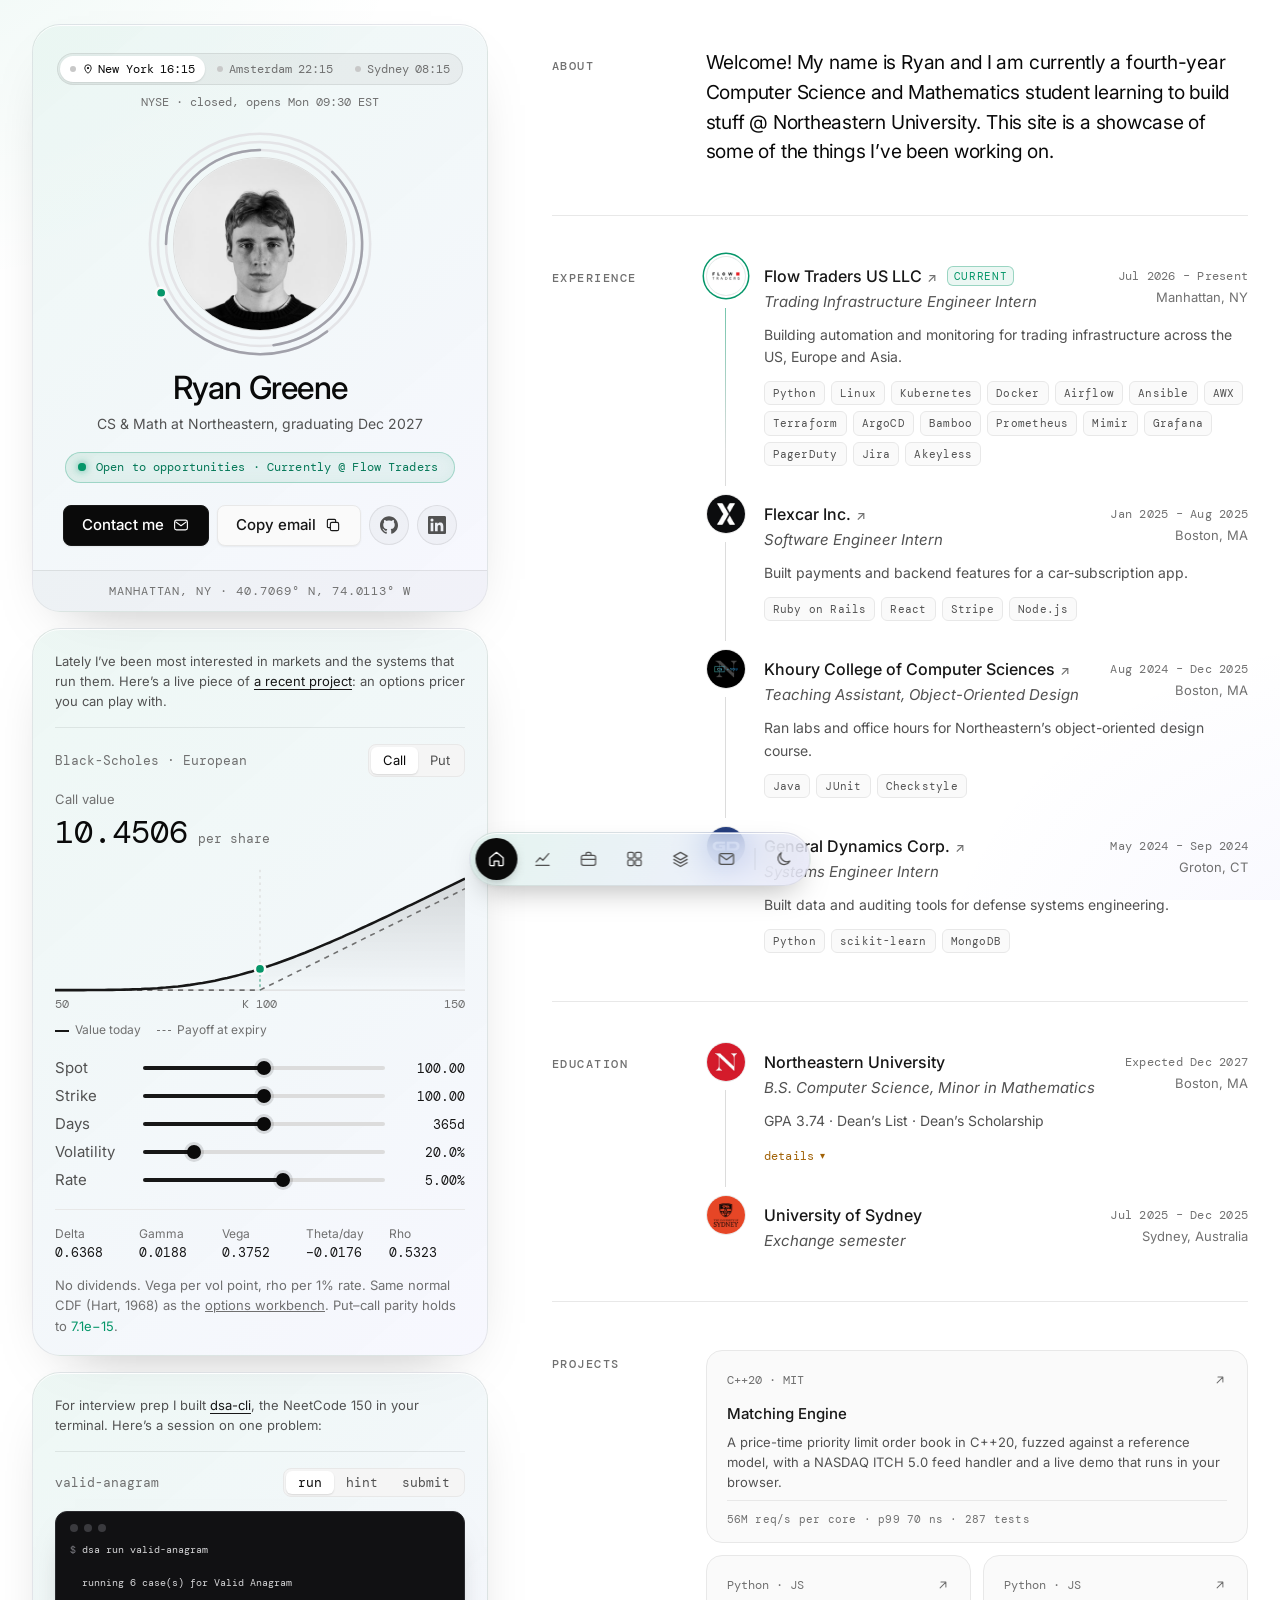
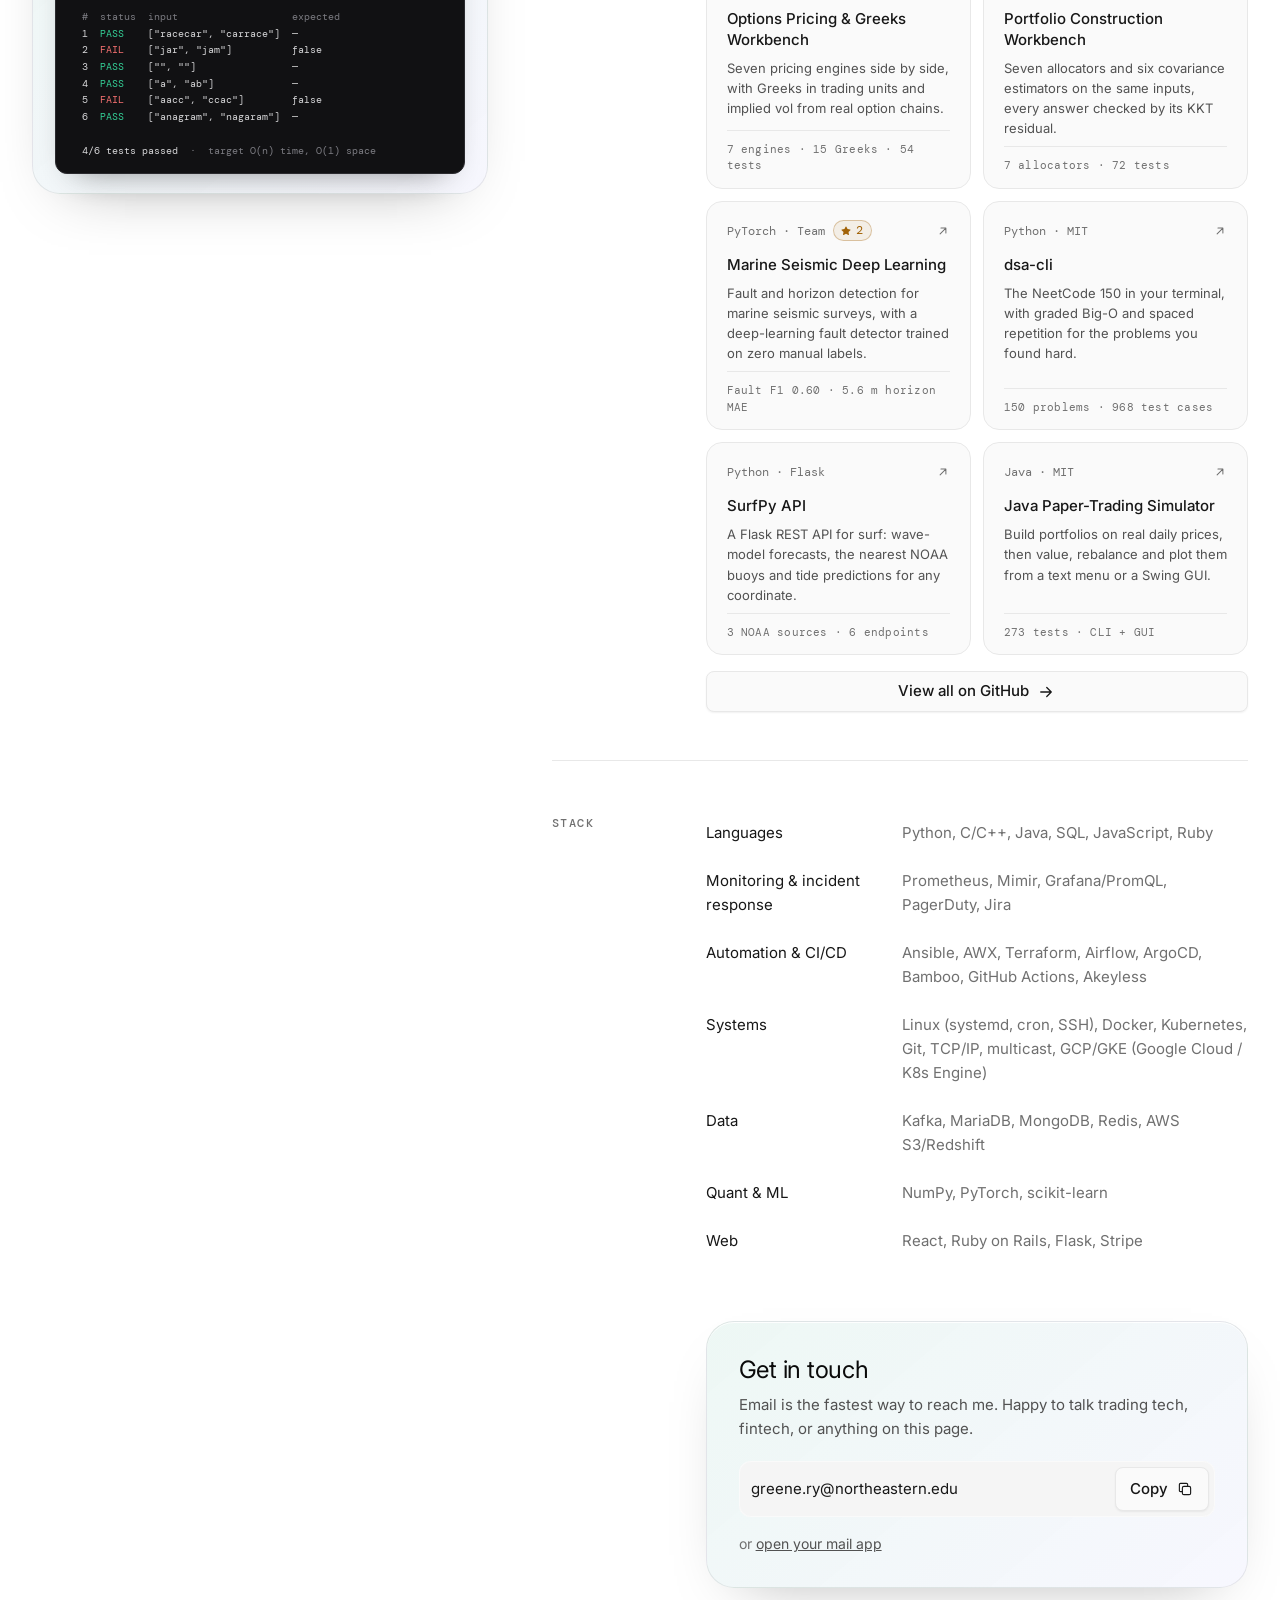
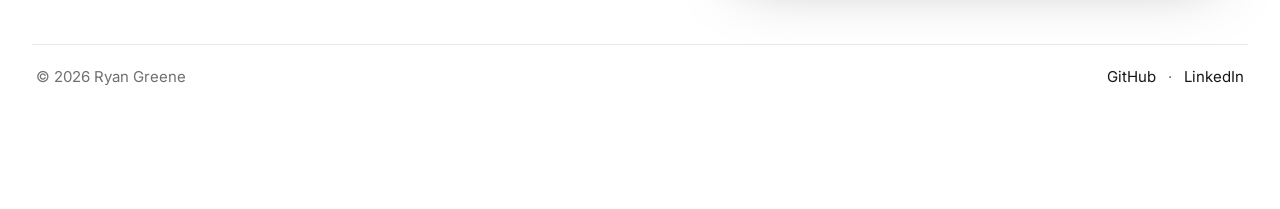
<file: index.html>
<!doctype html>
<html lang="en">
<head>
  <meta charset="utf-8">
  <meta name="viewport" content="width=device-width, initial-scale=1">
  <title>Ryan Greene</title>
  <meta name="description" content="Ryan Greene is a Northeastern computer science student and trading infrastructure engineering intern at Flow Traders who builds software for markets.">
  <meta name="color-scheme" content="light dark">
  <meta name="theme-color" content="#ffffff">
  <link rel="icon" href="favicon.ico" sizes="32x32">
  <link rel="icon" href="favicon.svg" type="image/svg+xml">
  <link rel="apple-touch-icon" href="apple-touch-icon.png">
  <link rel="preconnect" href="https://fonts.googleapis.com">
  <link rel="preconnect" href="https://fonts.gstatic.com" crossorigin>
  <link rel="stylesheet" href="https://fonts.googleapis.com/css2?family=DM+Mono:wght@400;500&family=Inter:ital,wght@0,400;0,500;1,400&display=swap">
  <link rel="stylesheet" href="assets/site.css?v=06b25a76">
  <script>
    // Runs before first paint: mark JS as available and apply a saved dark theme without a flash of white
    document.documentElement.classList.add('js');
    try { if (localStorage.getItem('theme') === 'dark') document.documentElement.dataset.theme = 'dark'; } catch (e) {}
    // Arriving from another project page: skip the fade-ins (site.css), the page cross-fades instead
    if (location.pathname.includes('/work/') && document.referrer.startsWith(location.origin) && document.referrer.includes('/work/') && document.referrer !== location.href) document.documentElement.classList.add('nav-internal');
  </script>
</head>
<body id="top" data-page="home">
  <a class="skip-link" href="#main">Skip to content</a>

  <!-- Icons, defined once per page -->
  <svg width="0" height="0" style="position:absolute" aria-hidden="true">
    <defs>
      <symbol id="i-home" viewBox="0 0 24 24"><path d="M4 10.4 12 4l8 6.4V19a1 1 0 0 1-1 1h-4.25v-5.5h-5.5V20H5a1 1 0 0 1-1-1Z" fill="none" stroke="currentColor" stroke-width="1.5" stroke-linejoin="round"/></symbol>
      <symbol id="i-grid" viewBox="0 0 24 24"><g fill="none" stroke="currentColor" stroke-width="1.5"><rect x="4" y="4" width="7" height="7" rx="1.75"/><rect x="13" y="4" width="7" height="7" rx="1.75"/><rect x="4" y="13" width="7" height="7" rx="1.75"/><rect x="13" y="13" width="7" height="7" rx="1.75"/></g></symbol>
      <symbol id="i-chart" viewBox="0 0 24 24"><g fill="none" stroke="currentColor" stroke-width="1.5" stroke-linecap="round" stroke-linejoin="round"><path d="M4 19.5h16"/><path d="m4.5 15.5 4.5-5 3.5 3 7-8"/></g></symbol>
      <symbol id="i-briefcase" viewBox="0 0 24 24"><g fill="none" stroke="currentColor" stroke-width="1.5" stroke-linejoin="round"><rect x="3.5" y="7.5" width="17" height="12" rx="2.5"/><path d="M9 7.5V6a2 2 0 0 1 2-2h2a2 2 0 0 1 2 2v1.5M3.5 12.5h17"/></g></symbol>
      <symbol id="i-layers" viewBox="0 0 24 24"><g fill="none" stroke="currentColor" stroke-width="1.5" stroke-linejoin="round" stroke-linecap="round"><path d="m12 4 8 4.5-8 4.5-8-4.5Z"/><path d="m4 12.5 8 4.5 8-4.5"/><path d="m4 16.5 8 4.5 8-4.5"/></g></symbol>
      <symbol id="i-mail" viewBox="0 0 24 24"><g fill="none" stroke="currentColor" stroke-width="1.5" stroke-linejoin="round"><rect x="3.5" y="5.5" width="17" height="13" rx="2.5"/><path d="m4.5 7.5 7.5 5.5 7.5-5.5"/></g></symbol>
      <symbol id="i-copy" viewBox="0 0 24 24"><g fill="none" stroke="currentColor" stroke-width="1.5" stroke-linejoin="round"><rect x="8.5" y="8.5" width="11" height="11" rx="2"/><path d="M15.5 8.5V6a1.5 1.5 0 0 0-1.5-1.5H6A1.5 1.5 0 0 0 4.5 6v8A1.5 1.5 0 0 0 6 15.5h2.5"/></g></symbol>
      <symbol id="i-arrow" viewBox="0 0 24 24"><path d="M5 12h14m-6-6 6 6-6 6" fill="none" stroke="currentColor" stroke-width="1.75" stroke-linecap="round" stroke-linejoin="round"/></symbol>
      <symbol id="i-star" viewBox="0 0 24 24"><path fill="currentColor" d="M12 2.9a.9.9 0 0 1 .81.5l2.3 4.67 5.15.75a.9.9 0 0 1 .5 1.54l-3.73 3.63.88 5.13a.9.9 0 0 1-1.3.95L12 17.65l-4.61 2.42a.9.9 0 0 1-1.3-.95l.88-5.13-3.73-3.63a.9.9 0 0 1 .5-1.54l5.15-.75 2.3-4.67A.9.9 0 0 1 12 2.9Z"/></symbol>
      <symbol id="i-github" viewBox="0 0 24 24"><path fill="currentColor" d="M12 .297c-6.63 0-12 5.373-12 12 0 5.303 3.438 9.8 8.205 11.385.6.113.82-.258.82-.577 0-.285-.01-1.04-.015-2.04-3.338.724-4.042-1.61-4.042-1.61C4.422 18.07 3.633 17.7 3.633 17.7c-1.087-.744.084-.729.084-.729 1.205.084 1.838 1.236 1.838 1.236 1.07 1.835 2.809 1.305 3.495.998.108-.776.417-1.305.76-1.605-2.665-.3-5.466-1.332-5.466-5.93 0-1.31.465-2.38 1.235-3.22-.135-.303-.54-1.523.105-3.176 0 0 1.005-.322 3.3 1.23.96-.267 1.98-.399 3-.405 1.02.006 2.04.138 3 .405 2.28-1.552 3.285-1.23 3.285-1.23.645 1.653.24 2.873.12 3.176.765.84 1.23 1.91 1.23 3.22 0 4.61-2.805 5.625-5.475 5.92.42.36.81 1.096.81 2.22 0 1.606-.015 2.896-.015 3.286 0 .315.21.69.825.57C20.565 22.092 24 17.592 24 12.297c0-6.627-5.373-12-12-12"/></symbol>
      <symbol id="i-linkedin" viewBox="0 0 24 24"><path fill="currentColor" d="M20.447 20.452h-3.554v-5.569c0-1.328-.027-3.037-1.852-3.037-1.853 0-2.136 1.445-2.136 2.939v5.667H9.351V9h3.414v1.561h.046c.477-.9 1.637-1.85 3.37-1.85 3.601 0 4.267 2.37 4.267 5.455v6.286zM5.337 7.433a2.062 2.062 0 1 1 0-4.125 2.062 2.062 0 0 1 0 4.125zM7.119 20.452H3.555V9h3.564v11.452zM22.225 0H1.771C.792 0 0 .774 0 1.729v20.542C0 23.227.792 24 1.771 24h20.451C23.2 24 24 23.227 24 22.271V1.729C24 .774 23.2 0 22.222 0h.003z"/></symbol>
      <symbol id="i-pin" viewBox="0 0 24 24"><path d="M12 21s-6.5-5.6-6.5-11a6.5 6.5 0 0 1 13 0C18.5 15.4 12 21 12 21Z" fill="none" stroke="currentColor" stroke-width="1.75" stroke-linejoin="round"/><circle cx="12" cy="10" r="2.25" fill="currentColor"/></symbol>
      <symbol id="i-moon" viewBox="0 0 24 24"><path d="M19.5 14.6A7.5 7.5 0 0 1 9.4 4.5a7.5 7.5 0 1 0 10.1 10.1Z" fill="none" stroke="currentColor" stroke-width="1.5" stroke-linejoin="round"/></symbol>
      <symbol id="i-sun" viewBox="0 0 24 24"><g fill="none" stroke="currentColor" stroke-width="1.5" stroke-linecap="round"><circle cx="12" cy="12" r="4"/><path d="M12 2.5v2M12 19.5v2M5.3 5.3l1.4 1.4M17.3 17.3l1.4 1.4M2.5 12h2M19.5 12h2M5.3 18.7l1.4-1.4M17.3 6.7l1.4-1.4"/></g></symbol>
    </defs>
  </svg>

  <!-- Nav: number keys 1–6 jump to each section -->
  <nav class="nav" aria-label="Sections">
    <ul>
      <li><a class="nav-link" href="#top" data-key="1" aria-label="Home"><svg aria-hidden="true"><use href="#i-home"/></svg><span class="tip" aria-hidden="true">Home <kbd>1</kbd></span></a></li>
      <li><a class="nav-link" href="#pricer" data-key="2" aria-label="Option pricer"><svg aria-hidden="true"><use href="#i-chart"/></svg><span class="tip" aria-hidden="true">Pricer <kbd>2</kbd></span></a></li>
      <li><a class="nav-link" href="#experience" data-key="3" aria-label="Experience"><svg aria-hidden="true"><use href="#i-briefcase"/></svg><span class="tip" aria-hidden="true">Experience <kbd>3</kbd></span></a></li>
      <li><a class="nav-link" href="#projects" data-key="4" aria-label="Projects"><svg aria-hidden="true"><use href="#i-grid"/></svg><span class="tip" aria-hidden="true">Projects <kbd>4</kbd></span></a></li>
      <li><a class="nav-link" href="#stack" data-key="5" aria-label="Stack"><svg aria-hidden="true"><use href="#i-layers"/></svg><span class="tip" aria-hidden="true">Stack <kbd>5</kbd></span></a></li>
      <li><a class="nav-link" href="#contact" data-key="6" aria-label="Contact"><svg aria-hidden="true"><use href="#i-mail"/></svg><span class="tip" aria-hidden="true">Contact <kbd>6</kbd></span></a></li>
      <li class="nav-sep" aria-hidden="true"></li>
      <li><button class="nav-link theme-toggle" type="button" aria-label="Switch to dark theme"><svg class="i-moon" aria-hidden="true"><use href="#i-moon"/></svg><svg class="i-sun" aria-hidden="true"><use href="#i-sun"/></svg><span class="tip" aria-hidden="true">Theme <kbd>T</kbd></span></button></li>
    </ul>
  </nav>

  <div class="page">
    <main class="col" id="main" tabindex="-1">

      <!-- The hero and the pricer demo. On wide screens this is a sticky sidebar beside the flow. -->
      <div class="side">
        <!-- ===== Hero ===== -->
        <header class="hero">
          <!-- Market clocks: one exchange per region; hover or tap a city for its session (rules in site.js) -->
          <div class="clocks">
            <ul class="markets" aria-label="Market hours">
              <li><button class="mkt is-local" type="button" data-market="us" aria-pressed="true"><span class="mkt-dot" aria-hidden="true"></span><svg class="pin" aria-hidden="true"><use href="#i-pin"/></svg><span class="mkt-city">New York</span><span class="mkt-code" aria-hidden="true">NYC</span> <span class="mkt-time">--:--</span></button></li>
              <li><button class="mkt" type="button" data-market="emea" aria-pressed="false"><span class="mkt-dot" aria-hidden="true"></span><span class="mkt-city">Amsterdam</span><span class="mkt-code" aria-hidden="true">AMS</span> <span class="mkt-time">--:--</span></button></li>
              <li><button class="mkt" type="button" data-market="apac" aria-pressed="false"><span class="mkt-dot" aria-hidden="true"></span><span class="mkt-city">Sydney</span><span class="mkt-code" aria-hidden="true">SYD</span> <span class="mkt-time">--:--</span></button></li>
            </ul>
            <p class="mkt-readout" id="mkt-readout" aria-hidden="true">NYSE · 09:30–16:00 ET</p>
          </div>
          <!-- Activity rings: each market's trading session on a 24-hour Manhattan clock (midnight at the top).
               Outer NYSE, middle Euronext, inner ASX; green while open; the green dot, on the selected market’s ring, is now. Drawn by site.js. -->
          <div class="avatar-wrap">
            <svg class="rings" viewBox="0 0 144 144" aria-hidden="true">
              <g class="ring" data-ring="us" data-r="64.5"><circle class="ring-track" cx="72" cy="72" r="64.5"/><path class="ring-arc" pathLength="1"/></g>
              <g class="ring" data-ring="emea" data-r="59.75"><circle class="ring-track" cx="72" cy="72" r="59.75"/><path class="ring-arc" pathLength="1"/></g>
              <g class="ring" data-ring="apac" data-r="55"><circle class="ring-track" cx="72" cy="72" r="55"/><path class="ring-arc" pathLength="1"/></g>
              <circle class="ring-now" cx="0" cy="0" r="3"/>
            </svg>
            <img class="avatar" src="img/avatar.jpg" alt="" width="174" height="174">
          </div>
          <div class="hero-title">
            <h1>Ryan Greene</h1>
          </div>
          <p class="status">CS &amp; Math at Northeastern, graduating Dec 2027</p>
          <p class="avail"><span class="pulse" aria-hidden="true"></span><span>Open to opportunities<span class="avail-sep" aria-hidden="true"> · </span><span class="sr-only">. </span><span class="avail-now">Currently @ Flow Traders</span></span></p>

          <div class="actions">
            <a class="btn btn-primary" href="mailto:greene.ry@northeastern.edu">Contact me <svg aria-hidden="true"><use href="#i-mail"/></svg></a>
            <button class="btn btn-secondary" type="button" data-copy="greene.ry@northeastern.edu">Copy email <svg aria-hidden="true"><use href="#i-copy"/></svg></button>
            <a class="social" href="https://github.com/rpgr18" aria-label="GitHub" target="_blank" rel="noopener"><svg aria-hidden="true"><use href="#i-github"/></svg></a>
            <a class="social" href="https://www.linkedin.com/in/rpgr18/" aria-label="LinkedIn" target="_blank" rel="noopener"><svg aria-hidden="true"><use href="#i-linkedin"/></svg></a>
          </div>

          <p class="coords" id="coords">Manhattan, NY · 40.7069° N, 74.0113° W</p>
        </header>

        <!-- ===== Pricer demo, right under the hero ===== -->
        <section class="demo" id="pricer" aria-label="Option pricer">
          <p class="demo-intro">Lately I’ve been most interested in markets and the systems that run them. Here’s a live piece of <a href="work/options-pricing.html">a recent project</a>: an options pricer you can play with.</p>
          <div class="panel">
            <div class="pricer-top">
              <p class="kicker">Black-Scholes · European</p>
              <fieldset class="seg">
                <legend class="sr-only">Option type</legend>
                <input type="radio" name="kind" id="kind-call" value="call" checked><label for="kind-call">Call</label>
                <input type="radio" name="kind" id="kind-put" value="put"><label for="kind-put">Put</label>
              </fieldset>
            </div>
            <div class="quote">
              <p class="quote-label" id="quote-label">Call value</p>
              <output class="price" id="q-price" aria-labelledby="quote-label">10.4506</output>
              <span class="change" id="q-change">per share</span>
            </div>

            <svg class="curve" viewBox="0 0 320 120" role="img" aria-label="Option value today against spot price, with the payoff at expiry">
              <defs>
                <linearGradient id="area-fill" x1="0" y1="0" x2="0" y2="1">
                  <stop offset="0" stop-color="currentColor" stop-opacity="0.14"/>
                  <stop offset="1" stop-color="currentColor" stop-opacity="0"/>
                </linearGradient>
              </defs>
              <line class="axis" x1="0" y1="100" x2="320" y2="100"/>
              <line class="strike" id="c-strike" x1="160" y1="6" x2="160" y2="100"/>
              <path id="c-area" fill="url(#area-fill)"/>
              <path class="payoff" id="c-payoff"/>
              <path class="value" id="c-value"/>
              <line class="spot" id="c-spot" x1="160" y1="60" x2="160" y2="100"/>
              <circle class="dot" id="c-dot" cx="160" cy="60" r="4"/>
              <text x="0" y="114">50</text>
              <text x="320" y="114" text-anchor="end">150</text>
              <text id="c-strike-label" x="160" y="114" text-anchor="middle">K</text>
            </svg>
            <p class="legend" aria-hidden="true"><span>Value today</span><span>Payoff at expiry</span></p>

            <div class="sliders">
              <div class="slider"><label for="s-spot">Spot</label><input type="range" id="s-spot" min="50" max="150" step="0.5" value="100"><output for="s-spot" id="v-spot">100.00</output></div>
              <div class="slider"><label for="s-strike">Strike</label><input type="range" id="s-strike" min="50" max="150" step="1" value="100"><output for="s-strike" id="v-strike">100.00</output></div>
              <div class="slider"><label for="s-days">Days</label><input type="range" id="s-days" min="1" max="730" step="1" value="365"><output for="s-days" id="v-days">365d</output></div>
              <div class="slider"><label for="s-vol">Volatility</label><input type="range" id="s-vol" min="1" max="100" step="0.5" value="20"><output for="s-vol" id="v-vol">20.0%</output></div>
              <div class="slider"><label for="s-rate">Rate</label><input type="range" id="s-rate" min="-2" max="10" step="0.25" value="5"><output for="s-rate" id="v-rate">5.00%</output></div>
            </div>

            <dl class="greeks">
              <div><dt>Delta</dt><dd id="g-delta">0.6368</dd></div>
              <div><dt>Gamma</dt><dd id="g-gamma">0.0188</dd></div>
              <div><dt>Vega</dt><dd id="g-vega">0.3752</dd></div>
              <div><dt>Theta/day</dt><dd id="g-theta">−0.0176</dd></div>
              <div><dt>Rho</dt><dd id="g-rho">0.5323</dd></div>
            </dl>
            <p class="note">No dividends. Vega per vol point, rho per 1% rate. Same normal CDF (Hart, 1968) as the <a href="work/options-pricing.html">options workbench</a>. <span id="parity"></span></p>
            <p class="sr-only" role="status" id="pricer-status"></p>
          </div>
        </section>

        <!-- ===== dsa-cli demo: real output from the tool's README, replayed (site.js types each command) ===== -->
        <section class="demo demo--cli" id="cli-demo" aria-label="dsa-cli demo">
          <p class="demo-intro">For interview prep I built <a href="work/dsa-cli.html">dsa-cli</a>, the NeetCode 150 in your terminal. Here’s a session on one problem:</p>
          <div class="panel">
            <div class="pricer-top">
              <p class="kicker">valid-anagram</p>
              <div class="seg cli-cmds" role="group" aria-label="Command">
                <button type="button" data-cmd="run" aria-pressed="true">run</button>
                <button type="button" data-cmd="hint" aria-pressed="false">hint</button>
                <button type="button" data-cmd="submit" aria-pressed="false">submit</button>
              </div>
            </div>
            <div class="cli-term"><div class="dots" aria-hidden="true"><i></i><i></i><i></i></div><div class="cli-screen" aria-live="polite"></div></div>
          </div>
        </section>
      </div>

      <!-- Everything else. On wide screens this scrolls beside the sidebar; the footer runs under both. -->
      <div class="flow">

      <!-- ===== About ===== -->
      <section class="row" aria-labelledby="l-about">
        <h2 class="row-label" id="l-about">About</h2>
        <div class="prose">
          <p>Welcome! My name is Ryan and I am currently a fourth-year Computer Science and Mathematics student learning to build stuff @ Northeastern University. This site is a showcase of some of the things I’ve been working on.</p>
        </div>
      </section>

      <!-- ===== Experience ===== -->
      <section class="row" id="experience" aria-labelledby="l-experience">
        <h2 class="row-label" id="l-experience">Experience</h2>
        <ol class="xp-list">
          <li class="xp is-now">
            <div class="xp-rail" aria-hidden="true"><img class="logo" src="img/logos/flow-traders.png" alt="" width="40" height="40"></div>
            <div class="xp-body">
              <div class="xp-top">
                <div>
                  <h3 class="xp-org"><a href="https://www.flowtraders.com" target="_blank" rel="noopener">Flow Traders US LLC</a> <span class="tag tag--now">Current</span></h3>
                  <p class="xp-role">Trading Infrastructure Engineer Intern</p>
                </div>
                <p class="xp-when"><span class="xp-date">Jul 2026 – Present</span><span class="xp-place">Manhattan, NY</span></p>
              </div>
              <p class="xp-sum">Building automation and monitoring for trading infrastructure across the US, Europe and Asia.</p>
              <ul class="xp-tech" aria-label="Technologies"><li>Python</li><li>Linux</li><li>Kubernetes</li><li>Docker</li><li>Airflow</li><li>Ansible</li><li>AWX</li><li>Terraform</li><li>ArgoCD</li><li>Bamboo</li><li>Prometheus</li><li>Mimir</li><li>Grafana</li><li>PagerDuty</li><li>Jira</li><li>Akeyless</li></ul>
            </div>
          </li>
          <li class="xp">
            <div class="xp-rail" aria-hidden="true"><img class="logo" src="img/logos/flexcar.png" alt="" width="40" height="40"></div>
            <div class="xp-body">
              <div class="xp-top">
                <div>
                  <h3 class="xp-org"><a href="https://www.flexcar.com" target="_blank" rel="noopener">Flexcar Inc.</a></h3>
                  <p class="xp-role">Software Engineer Intern</p>
                </div>
                <p class="xp-when"><span class="xp-date">Jan 2025 – Aug 2025</span><span class="xp-place">Boston, MA</span></p>
              </div>
              <p class="xp-sum">Built payments and backend features for a car-subscription app.</p>
              <ul class="xp-tech" aria-label="Technologies"><li>Ruby on Rails</li><li>React</li><li>Stripe</li><li>Node.js</li></ul>
            </div>
          </li>
          <li class="xp">
            <div class="xp-rail" aria-hidden="true"><img class="logo" src="img/logos/khoury.png" alt="" width="40" height="40"></div>
            <div class="xp-body">
              <div class="xp-top">
                <div>
                  <h3 class="xp-org"><a href="https://www.khoury.northeastern.edu" target="_blank" rel="noopener">Khoury College of Computer Sciences</a></h3>
                  <p class="xp-role">Teaching Assistant, Object-Oriented Design</p>
                </div>
                <p class="xp-when"><span class="xp-date">Aug 2024 – Dec 2025</span><span class="xp-place">Boston, MA</span></p>
              </div>
              <p class="xp-sum">Ran labs and office hours for Northeastern’s object-oriented design course.</p>
              <ul class="xp-tech" aria-label="Technologies"><li>Java</li><li>JUnit</li><li>Checkstyle</li></ul>
            </div>
          </li>
          <li class="xp">
            <div class="xp-rail" aria-hidden="true"><img class="logo" src="img/logos/general-dynamics.png" alt="" width="40" height="40"></div>
            <div class="xp-body">
              <div class="xp-top">
                <div>
                  <h3 class="xp-org"><a href="https://www.gdeb.com" target="_blank" rel="noopener">General Dynamics Corp.</a></h3>
                  <p class="xp-role">Systems Engineer Intern</p>
                </div>
                <p class="xp-when"><span class="xp-date">May 2024 – Sep 2024</span><span class="xp-place">Groton, CT</span></p>
              </div>
              <p class="xp-sum">Built data and auditing tools for defense systems engineering.</p>
              <ul class="xp-tech" aria-label="Technologies"><li>Python</li><li>scikit-learn</li><li>MongoDB</li></ul>
            </div>
          </li>
        </ol>
      </section>

      <!-- ===== Education ===== -->
      <section class="row" aria-labelledby="l-education">
        <h2 class="row-label" id="l-education">Education</h2>
        <ol class="xp-list">
          <li class="xp">
            <div class="xp-rail" aria-hidden="true"><img class="logo" src="img/logos/northeastern.png" alt="" width="40" height="40"></div>
            <div class="xp-body">
              <div class="xp-top">
                <div>
                  <h3 class="xp-org">Northeastern University</h3>
                  <p class="xp-role">B.S. Computer Science, Minor in Mathematics</p>
                </div>
                <p class="xp-when"><span class="xp-date">Expected Dec 2027</span><span class="xp-place">Boston, MA</span></p>
              </div>
              <p class="xp-sum">GPA 3.74 · Dean’s List · Dean’s Scholarship</p>
              <details class="xp-more">
                <summary>details</summary>
                <ul>
                  <li><strong>Coursework:</strong> Computer Systems, Algorithms &amp; Data, Programming in C++, Object-Oriented Design, Computer Architecture, Software Engineering, Cybersecurity, Machine Learning &amp; Data Mining, Discrete Structures, Theory of Computation.</li>
                  <li><strong>Activities:</strong> Sailing Team, NU Entrepreneurs Club, Computer Science Mentoring Organization.</li>
                </ul>
              </details>
            </div>
          </li>
          <li class="xp">
            <div class="xp-rail" aria-hidden="true"><img class="logo" src="img/logos/sydney.png" alt="" width="40" height="40"></div>
            <div class="xp-body">
              <div class="xp-top">
                <div>
                  <h3 class="xp-org">University of Sydney</h3>
                  <p class="xp-role">Exchange semester</p>
                </div>
                <p class="xp-when"><span class="xp-date">Jul 2025 – Dec 2025</span><span class="xp-place">Sydney, Australia</span></p>
              </div>
            </div>
          </li>
        </ol>
      </section>

      <!-- ===== Projects ===== -->
      <section class="row row--offset" id="projects" aria-labelledby="l-projects">
        <h2 class="row-label" id="l-projects">Projects</h2>
        <div class="cards">
          <a class="card card--wide" href="work/matching-engine.html">
            <div class="card-head">
              <span class="card-meta">C++20 · MIT</span>
              <svg class="card-go" aria-hidden="true"><use href="#i-arrow"/></svg>
            </div>
            <h3 class="card-title">Matching Engine</h3>
            <p class="card-text">A price-time priority limit order book in C++20, fuzzed against a reference model, with a NASDAQ ITCH 5.0 feed handler and a live demo that runs in your browser.</p>
            <p class="card-stats">56M req/s per core · p99 70 ns · 287 tests</p>
          </a>
          <a class="card" href="work/options-pricing.html">
            <div class="card-head">
              <span class="card-meta">Python · JS</span>
              <svg class="card-go" aria-hidden="true"><use href="#i-arrow"/></svg>
            </div>
            <h3 class="card-title">Options Pricing &amp; Greeks Workbench</h3>
            <p class="card-text">Seven pricing engines side by side, with Greeks in trading units and implied vol from real option chains.</p>
            <p class="card-stats">7 engines · 15 Greeks · 54 tests</p>
          </a>
          <a class="card" href="work/portfolio-optimizer.html">
            <div class="card-head">
              <span class="card-meta">Python · JS</span>
              <svg class="card-go" aria-hidden="true"><use href="#i-arrow"/></svg>
            </div>
            <h3 class="card-title">Portfolio Construction Workbench</h3>
            <p class="card-text">Seven allocators and six covariance estimators on the same inputs, every answer checked by its KKT residual.</p>
            <p class="card-stats">7 allocators · 72 tests</p>
          </a>
          <a class="card" href="work/marine-seismic.html">
            <div class="card-head">
              <span class="card-meta">PyTorch · Team</span>
              <span class="stars stars--sm"><svg aria-hidden="true"><use href="#i-star"/></svg>2<span class="sr-only"> GitHub stars</span></span>
              <svg class="card-go" aria-hidden="true"><use href="#i-arrow"/></svg>
            </div>
            <h3 class="card-title">Marine Seismic Deep Learning</h3>
            <p class="card-text">Fault and horizon detection for marine seismic surveys, with a deep-learning fault detector trained on zero manual labels.</p>
            <p class="card-stats">Fault F1 0.60 · 5.6&nbsp;m horizon MAE</p>
          </a>
          <a class="card" href="work/dsa-cli.html">
            <div class="card-head">
              <span class="card-meta">Python · MIT</span>
              <svg class="card-go" aria-hidden="true"><use href="#i-arrow"/></svg>
            </div>
            <h3 class="card-title">dsa-cli</h3>
            <p class="card-text">The NeetCode 150 in your terminal, with graded Big-O and spaced repetition for the problems you found hard.</p>
            <p class="card-stats">150 problems · 968 test cases</p>
          </a>
          <a class="card" href="work/surfpy-api.html">
            <div class="card-head">
              <span class="card-meta">Python · Flask</span>
              <svg class="card-go" aria-hidden="true"><use href="#i-arrow"/></svg>
            </div>
            <h3 class="card-title">SurfPy API</h3>
            <p class="card-text">A Flask REST API for surf: wave-model forecasts, the nearest NOAA buoys and tide predictions for any coordinate.</p>
            <p class="card-stats">3 NOAA sources · 6 endpoints</p>
          </a>
          <a class="card" href="work/papertrade-sim.html">
            <div class="card-head">
              <span class="card-meta">Java · MIT</span>
              <svg class="card-go" aria-hidden="true"><use href="#i-arrow"/></svg>
            </div>
            <h3 class="card-title">Java Paper-Trading Simulator</h3>
            <p class="card-text">Build portfolios on real daily prices, then value, rebalance and plot them from a text menu or a Swing GUI.</p>
            <p class="card-stats">273 tests · CLI + GUI</p>
          </a>
        </div>
        <a class="btn btn-secondary btn-block" href="https://github.com/rpgr18?tab=repositories" target="_blank" rel="noopener">View all on GitHub <svg aria-hidden="true"><use href="#i-arrow"/></svg></a>
      </section>

      <!-- ===== Stack ===== -->
      <section class="row row--offset" id="stack" aria-labelledby="l-stack">
        <h2 class="row-label" id="l-stack">Stack</h2>
        <dl class="list">
          <div class="list-row skill-row"><dt>Languages</dt><dd>Python, C/C++, Java, SQL, JavaScript, Ruby</dd></div>
          <div class="list-row skill-row"><dt>Monitoring &amp; incident response</dt><dd>Prometheus, Mimir, Grafana/PromQL, PagerDuty, Jira</dd></div>
          <div class="list-row skill-row"><dt>Automation &amp; CI/CD</dt><dd>Ansible, AWX, Terraform, Airflow, ArgoCD, Bamboo, GitHub Actions, Akeyless</dd></div>
          <div class="list-row skill-row"><dt>Systems</dt><dd>Linux (systemd, cron, SSH), Docker, Kubernetes, Git, TCP/IP, multicast, GCP/GKE (Google Cloud / K8s Engine)</dd></div>
          <div class="list-row skill-row"><dt>Data</dt><dd>Kafka, MariaDB, MongoDB, Redis, AWS S3/Redshift</dd></div>
          <div class="list-row skill-row"><dt>Quant &amp; ML</dt><dd>NumPy, PyTorch, scikit-learn</dd></div>
          <div class="list-row skill-row"><dt>Web</dt><dd>React, Ruby on Rails, Flask, Stripe</dd></div>
        </dl>
      </section>

      <!-- ===== Contact ===== -->
      <section class="contact" id="contact" aria-labelledby="l-contact">
        <div class="contact-head">
          <svg aria-hidden="true"><use href="#i-mail"/></svg>
          <h2 id="l-contact">Get in touch</h2>
          <p>Email is the fastest way to reach me. Happy to talk trading tech, fintech, or anything on this page.</p>
        </div>
        <div class="field">
          <span class="field-value">greene.ry@northeastern.edu</span>
          <button class="btn btn-secondary" type="button" data-copy="greene.ry@northeastern.edu">Copy <svg aria-hidden="true"><use href="#i-copy"/></svg></button>
        </div>
        <p class="contact-foot">or <a href="mailto:greene.ry@northeastern.edu">open your mail app</a></p>
      </section>
      </div>
    </main>

    <!-- Under both panes; outside the main column so the sticky sidebar ends level with the contact card -->
    <footer class="site-foot site-foot--home">
      <p>© 2026 Ryan Greene</p>
      <nav aria-label="Elsewhere">
        <a href="https://github.com/rpgr18" target="_blank" rel="noopener">GitHub</a>
        <span aria-hidden="true">·</span>
        <a href="https://www.linkedin.com/in/rpgr18/" target="_blank" rel="noopener">LinkedIn</a>
      </nav>
    </footer>
  </div>

  <!-- Wide screens: a project opens here, over the blurred home page, instead of on its own page.
       site.js fills it from work/*.html; the address becomes #work/NAME so it can be shared and
       Back closes it. Narrower screens just follow the links to the project pages. -->
  <dialog class="sheet" id="sheet" aria-labelledby="sheet-title">
    <div class="sheet-body">
      <aside class="work-list"></aside>
      <div class="sheet-main" tabindex="-1" autofocus>
        <div class="article"><article></article></div>
      </div>
    </div>
    <button class="sheet-close" type="button" aria-label="Close"><svg viewBox="0 0 24 24" aria-hidden="true"><path d="M6.5 6.5l11 11m0-11-11 11" fill="none" stroke="currentColor" stroke-width="1.75" stroke-linecap="round"/></svg></button>
  </dialog>

  <script src="assets/site.js?v=06b25a76"></script>
</body>
</html>
</file>
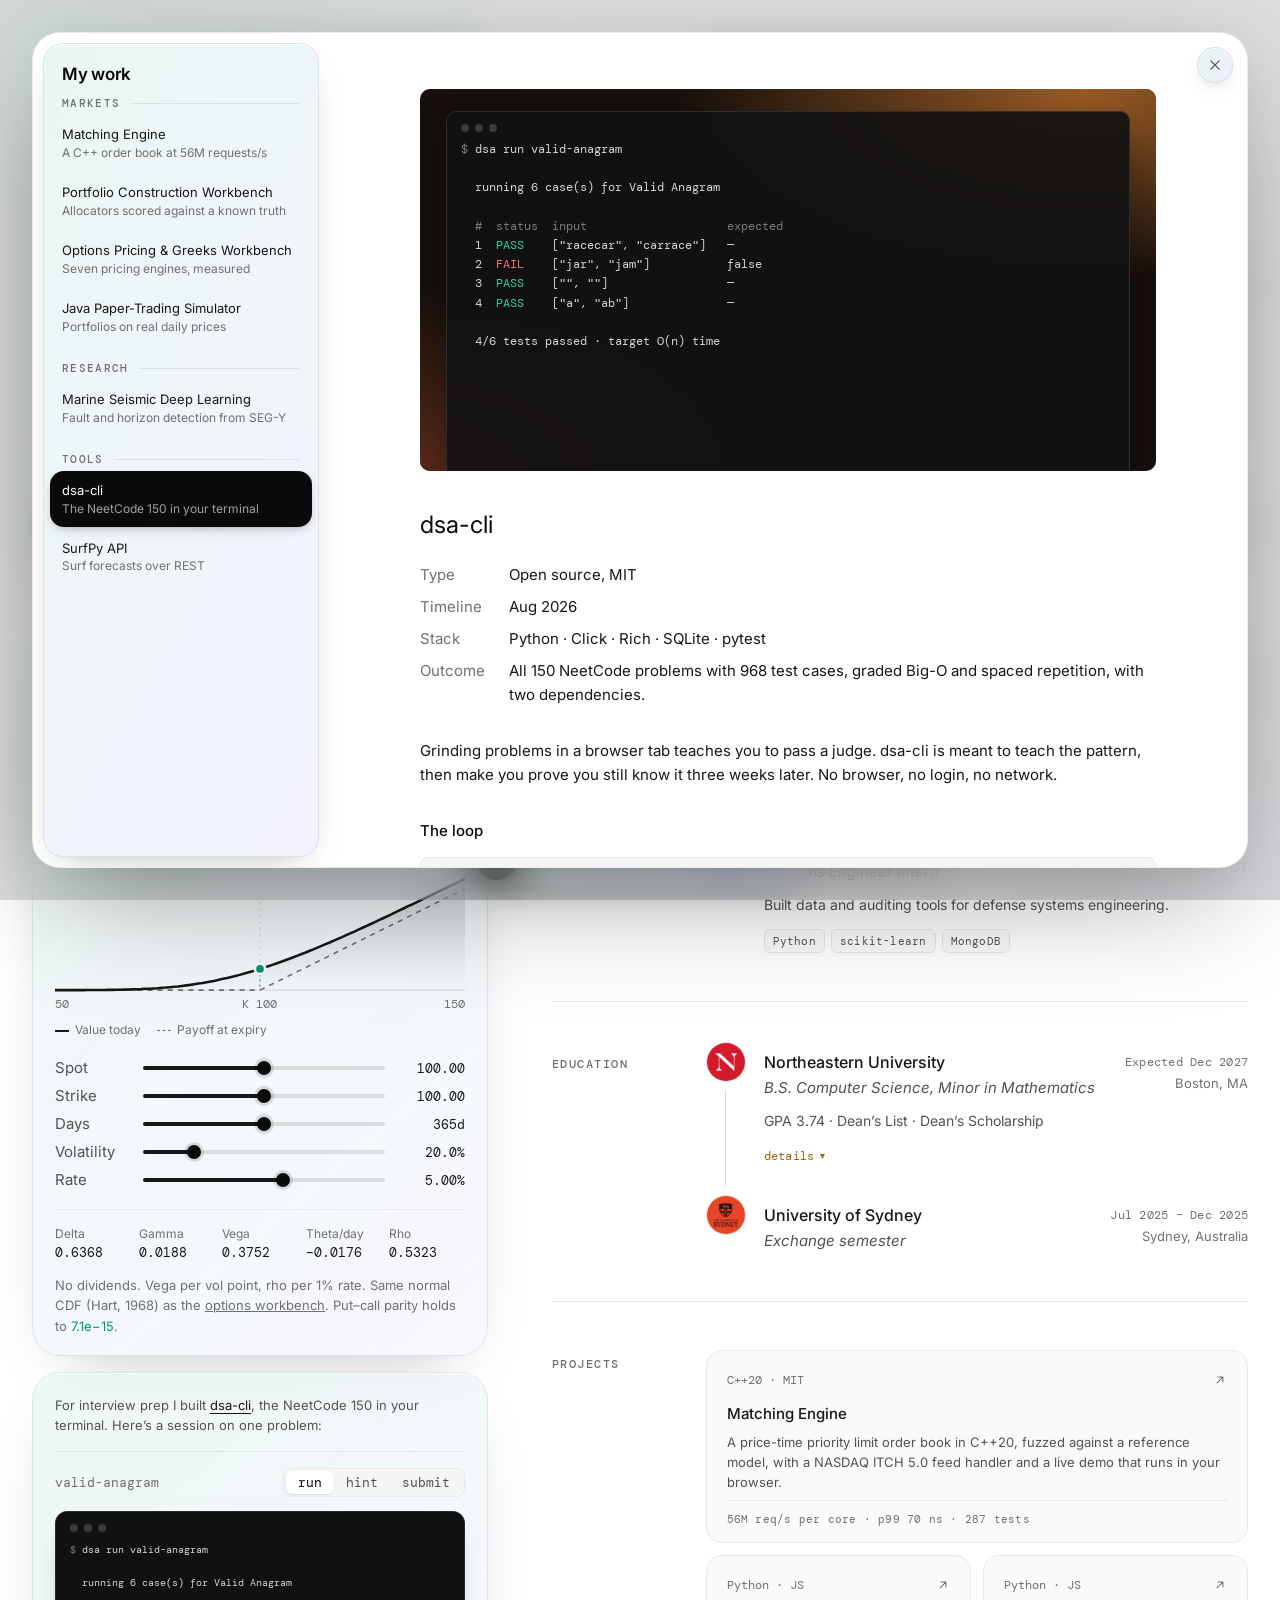
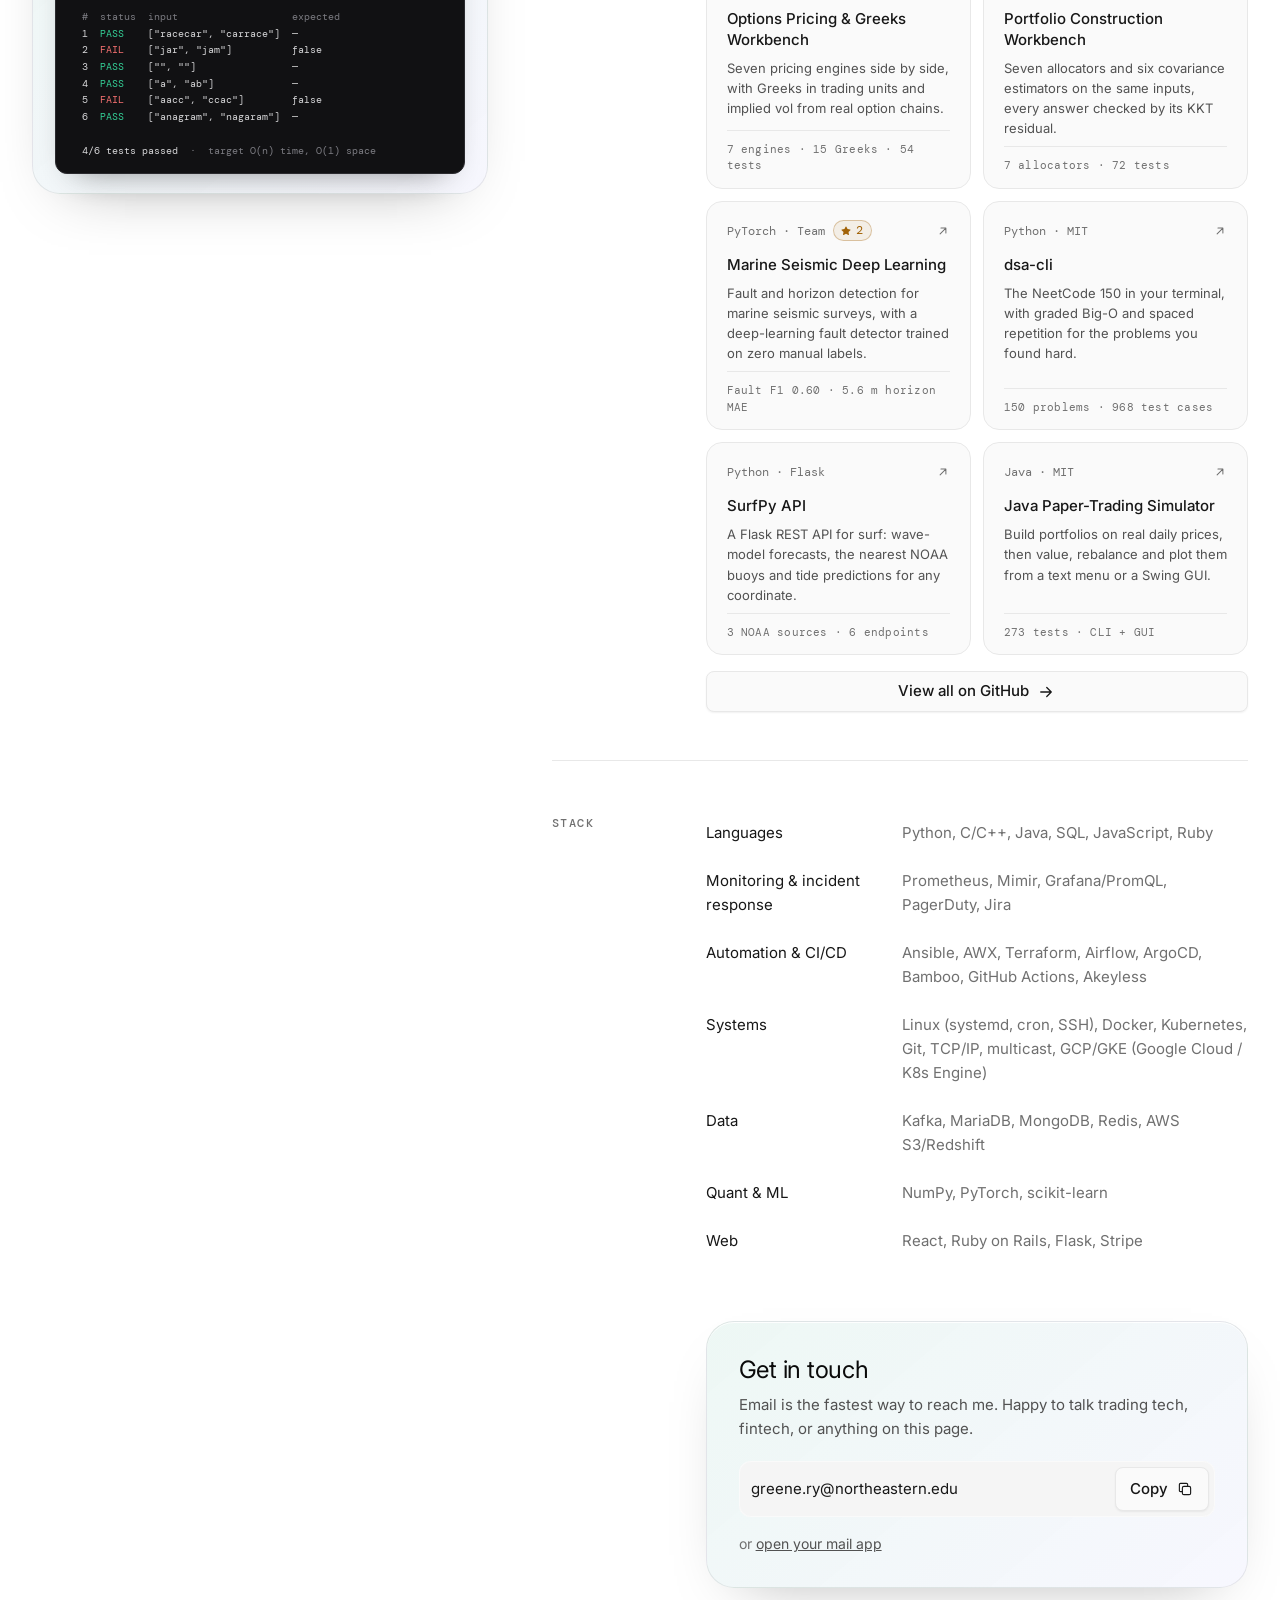
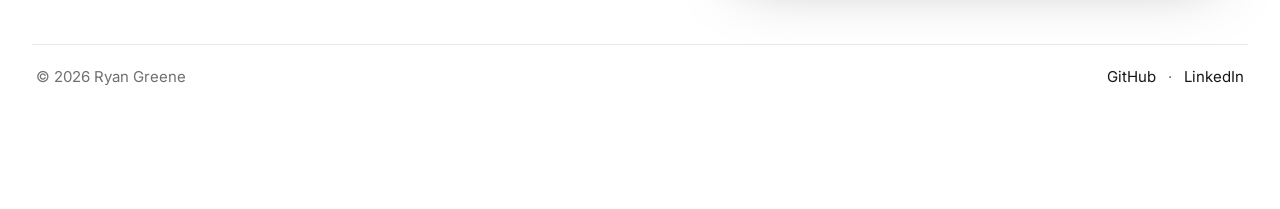
<file: work/dsa-cli.html>
<!doctype html>
<html lang="en">
<head>
  <meta charset="utf-8">
  <meta name="viewport" content="width=device-width, initial-scale=1">
  <title>dsa-cli — Ryan Greene</title>
  <meta name="description" content="dsa-cli: the NeetCode 150 in the terminal, with real tests, graded Big-O and spaced repetition.">
  <meta name="color-scheme" content="light dark">
  <meta name="theme-color" content="#ffffff">
  <link rel="icon" href="../favicon.ico" sizes="32x32">
  <link rel="icon" href="../favicon.svg" type="image/svg+xml">
  <link rel="apple-touch-icon" href="../apple-touch-icon.png">
  <link rel="preconnect" href="https://fonts.googleapis.com">
  <link rel="preconnect" href="https://fonts.gstatic.com" crossorigin>
  <link rel="stylesheet" href="https://fonts.googleapis.com/css2?family=DM+Mono:wght@400;500&family=Inter:wght@400;500&display=swap">
  <link rel="stylesheet" href="../assets/site.css?v=06b25a76">
  <script>
    // Runs before first paint: mark JS as available and apply a saved dark theme without a flash of white
    document.documentElement.classList.add('js');
    try { if (localStorage.getItem('theme') === 'dark') document.documentElement.dataset.theme = 'dark'; } catch (e) {}
    // Arriving from another project page: skip the fade-ins (site.css), the page cross-fades instead
    if (location.pathname.includes('/work/') && document.referrer.startsWith(location.origin) && document.referrer.includes('/work/') && document.referrer !== location.href) document.documentElement.classList.add('nav-internal');
    // Wide screens show projects as a sheet over the home page instead (site.js); ?page keeps this one
    if (matchMedia('(min-width: 75rem)').matches && !location.search) location.replace('../#work/' + location.pathname.split('/').pop().replace(/\.html$/, ''));
  </script>
</head>
<body data-page="work">
  <a class="skip-link" href="#main">Skip to content</a>

  <!-- Icons, defined once per page -->
  <svg width="0" height="0" style="position:absolute" aria-hidden="true">
    <defs>
      <symbol id="i-home" viewBox="0 0 24 24"><path d="M4 10.4 12 4l8 6.4V19a1 1 0 0 1-1 1h-4.25v-5.5h-5.5V20H5a1 1 0 0 1-1-1Z" fill="none" stroke="currentColor" stroke-width="1.5" stroke-linejoin="round"/></symbol>
      <symbol id="i-grid" viewBox="0 0 24 24"><g fill="none" stroke="currentColor" stroke-width="1.5"><rect x="4" y="4" width="7" height="7" rx="1.75"/><rect x="13" y="4" width="7" height="7" rx="1.75"/><rect x="4" y="13" width="7" height="7" rx="1.75"/><rect x="13" y="13" width="7" height="7" rx="1.75"/></g></symbol>
      <symbol id="i-chart" viewBox="0 0 24 24"><g fill="none" stroke="currentColor" stroke-width="1.5" stroke-linecap="round" stroke-linejoin="round"><path d="M4 19.5h16"/><path d="m4.5 15.5 4.5-5 3.5 3 7-8"/></g></symbol>
      <symbol id="i-briefcase" viewBox="0 0 24 24"><g fill="none" stroke="currentColor" stroke-width="1.5" stroke-linejoin="round"><rect x="3.5" y="7.5" width="17" height="12" rx="2.5"/><path d="M9 7.5V6a2 2 0 0 1 2-2h2a2 2 0 0 1 2 2v1.5M3.5 12.5h17"/></g></symbol>
      <symbol id="i-layers" viewBox="0 0 24 24"><g fill="none" stroke="currentColor" stroke-width="1.5" stroke-linejoin="round" stroke-linecap="round"><path d="m12 4 8 4.5-8 4.5-8-4.5Z"/><path d="m4 12.5 8 4.5 8-4.5"/><path d="m4 16.5 8 4.5 8-4.5"/></g></symbol>
      <symbol id="i-mail" viewBox="0 0 24 24"><g fill="none" stroke="currentColor" stroke-width="1.5" stroke-linejoin="round"><rect x="3.5" y="5.5" width="17" height="13" rx="2.5"/><path d="m4.5 7.5 7.5 5.5 7.5-5.5"/></g></symbol>
      <symbol id="i-copy" viewBox="0 0 24 24"><g fill="none" stroke="currentColor" stroke-width="1.5" stroke-linejoin="round"><rect x="8.5" y="8.5" width="11" height="11" rx="2"/><path d="M15.5 8.5V6a1.5 1.5 0 0 0-1.5-1.5H6A1.5 1.5 0 0 0 4.5 6v8A1.5 1.5 0 0 0 6 15.5h2.5"/></g></symbol>
      <symbol id="i-arrow" viewBox="0 0 24 24"><path d="M5 12h14m-6-6 6 6-6 6" fill="none" stroke="currentColor" stroke-width="1.75" stroke-linecap="round" stroke-linejoin="round"/></symbol>
      <symbol id="i-chevron" viewBox="0 0 24 24"><path d="m9 6 6 6-6 6" fill="none" stroke="currentColor" stroke-width="2" stroke-linecap="round" stroke-linejoin="round"/></symbol>
      <symbol id="i-github" viewBox="0 0 24 24"><path fill="currentColor" d="M12 .297c-6.63 0-12 5.373-12 12 0 5.303 3.438 9.8 8.205 11.385.6.113.82-.258.82-.577 0-.285-.01-1.04-.015-2.04-3.338.724-4.042-1.61-4.042-1.61C4.422 18.07 3.633 17.7 3.633 17.7c-1.087-.744.084-.729.084-.729 1.205.084 1.838 1.236 1.838 1.236 1.07 1.835 2.809 1.305 3.495.998.108-.776.417-1.305.76-1.605-2.665-.3-5.466-1.332-5.466-5.93 0-1.31.465-2.38 1.235-3.22-.135-.303-.54-1.523.105-3.176 0 0 1.005-.322 3.3 1.23.96-.267 1.98-.399 3-.405 1.02.006 2.04.138 3 .405 2.28-1.552 3.285-1.23 3.285-1.23.645 1.653.24 2.873.12 3.176.765.84 1.23 1.91 1.23 3.22 0 4.61-2.805 5.625-5.475 5.92.42.36.81 1.096.81 2.22 0 1.606-.015 2.896-.015 3.286 0 .315.21.69.825.57C20.565 22.092 24 17.592 24 12.297c0-6.627-5.373-12-12-12"/></symbol>
      <symbol id="i-linkedin" viewBox="0 0 24 24"><path fill="currentColor" d="M20.447 20.452h-3.554v-5.569c0-1.328-.027-3.037-1.852-3.037-1.853 0-2.136 1.445-2.136 2.939v5.667H9.351V9h3.414v1.561h.046c.477-.9 1.637-1.85 3.37-1.85 3.601 0 4.267 2.37 4.267 5.455v6.286zM5.337 7.433a2.062 2.062 0 1 1 0-4.125 2.062 2.062 0 0 1 0 4.125zM7.119 20.452H3.555V9h3.564v11.452zM22.225 0H1.771C.792 0 0 .774 0 1.729v20.542C0 23.227.792 24 1.771 24h20.451C23.2 24 24 23.227 24 22.271V1.729C24 .774 23.2 0 22.222 0h.003z"/></symbol>
      <symbol id="i-terminal" viewBox="0 0 24 24"><path d="m5 7 5 5-5 5M12.5 17H19" fill="none" stroke="currentColor" stroke-width="2.25" stroke-linecap="round" stroke-linejoin="round"/></symbol>
      <symbol id="i-pie" viewBox="0 0 24 24"><g fill="none" stroke="currentColor" stroke-width="2.25" stroke-linejoin="round"><path d="M12 3a9 9 0 1 0 9 9h-9Z"/><path d="M15 3.5A9 9 0 0 1 20.5 9H15Z"/></g></symbol>
      <symbol id="i-wave" viewBox="0 0 24 24"><path d="M2.5 9c2.4-3 4.3-3 6.5 0s4.1 3 6.5 0 4.3-3 6.5 0M2.5 15.5c2.4-3 4.3-3 6.5 0s4.1 3 6.5 0 4.3-3 6.5 0" fill="none" stroke="currentColor" stroke-width="2" stroke-linecap="round"/></symbol>
      <symbol id="i-moon" viewBox="0 0 24 24"><path d="M19.5 14.6A7.5 7.5 0 0 1 9.4 4.5a7.5 7.5 0 1 0 10.1 10.1Z" fill="none" stroke="currentColor" stroke-width="1.5" stroke-linejoin="round"/></symbol>
      <symbol id="i-sun" viewBox="0 0 24 24"><g fill="none" stroke="currentColor" stroke-width="1.5" stroke-linecap="round"><circle cx="12" cy="12" r="4"/><path d="M12 2.5v2M12 19.5v2M5.3 5.3l1.4 1.4M17.3 17.3l1.4 1.4M2.5 12h2M19.5 12h2M5.3 18.7l1.4-1.4M17.3 6.7l1.4-1.4"/></g></symbol>
    </defs>
  </svg>

  <!-- Nav: number keys 1–6 jump to each section -->
  <nav class="nav" aria-label="Sections" style="--active: 3">
    <ul>
      <li><a class="nav-link" href="../index.html" data-key="1" aria-label="Home"><svg aria-hidden="true"><use href="#i-home"/></svg><span class="tip" aria-hidden="true">Home <kbd>1</kbd></span></a></li>
      <li><a class="nav-link" href="../index.html#pricer" data-key="2" aria-label="Option pricer"><svg aria-hidden="true"><use href="#i-chart"/></svg><span class="tip" aria-hidden="true">Pricer <kbd>2</kbd></span></a></li>
      <li><a class="nav-link" href="../index.html#experience" data-key="3" aria-label="Experience"><svg aria-hidden="true"><use href="#i-briefcase"/></svg><span class="tip" aria-hidden="true">Experience <kbd>3</kbd></span></a></li>
      <li><a class="nav-link" href="../index.html#projects" data-key="4" aria-label="Projects" aria-current="true"><svg aria-hidden="true"><use href="#i-grid"/></svg><span class="tip" aria-hidden="true">Projects <kbd>4</kbd></span></a></li>
      <li><a class="nav-link" href="../index.html#stack" data-key="5" aria-label="Stack"><svg aria-hidden="true"><use href="#i-layers"/></svg><span class="tip" aria-hidden="true">Stack <kbd>5</kbd></span></a></li>
      <li><a class="nav-link" href="../index.html#contact" data-key="6" aria-label="Contact"><svg aria-hidden="true"><use href="#i-mail"/></svg><span class="tip" aria-hidden="true">Contact <kbd>6</kbd></span></a></li>
      <li class="nav-sep" aria-hidden="true"></li>
      <li><button class="nav-link theme-toggle" type="button" aria-label="Switch to dark theme"><svg class="i-moon" aria-hidden="true"><use href="#i-moon"/></svg><svg class="i-sun" aria-hidden="true"><use href="#i-sun"/></svg><span class="tip" aria-hidden="true">Theme <kbd>T</kbd></span></button></li>
    </ul>
  </nav>

  <div class="page work-layout">
    <aside class="work-list" aria-labelledby="wl-heading">
      <h2 class="wl-title" id="wl-heading">My work</h2>
      <div class="wl-groups">
        <h3 class="wl-group" id="wl-markets">Markets</h3>
        <ul class="wl-items" aria-labelledby="wl-markets">
          <li><a class="wl-item" href="matching-engine.html"><span class="wl-name">Matching Engine</span><span class="wl-sub">A C++ order book at 56M requests/s</span></a></li>
          <li><a class="wl-item" href="portfolio-optimizer.html"><span class="wl-name">Portfolio Construction Workbench</span><span class="wl-sub">Allocators scored against a known truth</span></a></li>
          <li><a class="wl-item" href="options-pricing.html"><span class="wl-name">Options Pricing &amp; Greeks Workbench</span><span class="wl-sub">Seven pricing engines, measured</span></a></li>
          <li><a class="wl-item" href="papertrade-sim.html"><span class="wl-name">Java Paper-Trading Simulator</span><span class="wl-sub">Portfolios on real daily prices</span></a></li>
        </ul>
        <h3 class="wl-group" id="wl-research">Research</h3>
        <ul class="wl-items" aria-labelledby="wl-research">
          <li><a class="wl-item" href="marine-seismic.html"><span class="wl-name">Marine Seismic Deep Learning</span><span class="wl-sub">Fault and horizon detection from SEG-Y</span></a></li>
        </ul>
        <h3 class="wl-group" id="wl-tools">Tools</h3>
        <ul class="wl-items" aria-labelledby="wl-tools">
          <li><span class="wl-shade" aria-hidden="true"></span><a class="wl-item" href="dsa-cli.html" aria-current="page"><span class="wl-name">dsa-cli</span><span class="wl-sub">The NeetCode 150 in your terminal</span></a></li>
          <li><a class="wl-item" href="surfpy-api.html"><span class="wl-name">SurfPy API</span><span class="wl-sub">Surf forecasts over REST</span></a></li>
        </ul>
      </div>
    </aside>

    <div class="work-main">
      <main class="article" id="main" tabindex="-1">
        <a class="back" href="../index.html#projects"><svg aria-hidden="true"><use href="#i-arrow"/></svg>Projects</a>
        <article>
          <!-- SCREENSHOT: to use a real image, replace the .cover div with
               <img class="visual cover" src="../img/dsa-cli.png" alt="..." width="1080" height="560"> -->
          <div class="visual cover" role="img" aria-label="Terminal output of dsa run valid-anagram: four of six tests pass">
              <div class="art art--dsa">
                <div class="term-win" aria-hidden="true"><div class="dots"><i></i><i></i><i></i></div><span class="dim">$</span> dsa run valid-anagram

  running 6 case(s) for Valid Anagram

  <span class="dim">#  status  input                    expected</span>
  1  <span class="pass">PASS</span>    ["racecar", "carrace"]   —
  2  <span class="fail">FAIL</span>    ["jar", "jam"]           false
  3  <span class="pass">PASS</span>    ["", ""]                 —
  4  <span class="pass">PASS</span>    ["a", "ab"]              —

  4/6 tests passed · target O(n) time</div>
              </div>
            </div>
          <h1>dsa-cli</h1>
          <dl class="facts">
            <div><dt>Type</dt><dd>Open source, MIT</dd></div>
            <div><dt>Timeline</dt><dd>Aug 2026</dd></div>
            <div><dt>Stack</dt><dd>Python · Click · Rich · SQLite · pytest</dd></div>
            <div><dt>Outcome</dt><dd>All 150 NeetCode problems with 968 test cases, graded Big-O and spaced repetition, with two dependencies.</dd></div>
          </dl>
          <div class="prose">
          <p>Grinding problems in a browser tab teaches you to pass a judge. dsa-cli is meant to teach the pattern, then make you prove you still know it three weeks later. No browser, no login, no network.</p>

          <h2>The loop</h2>
          <pre><code>dsa roadmap          <span class="dim"># 18 categories in study order</span>
dsa start two-sum    <span class="dim"># writes a stub and opens $EDITOR</span>
dsa run two-sum      <span class="dim"># sample tests, with a diff for each failure</span>
dsa hint two-sum     <span class="dim"># one hint at a time</span>
dsa submit two-sum   <span class="dim"># full suite, then the complexity quiz</span>
dsa review           <span class="dim"># what spaced repetition says is due</span></code></pre>
          <p>Every problem ships with a statement, a typed stub, 4–9 test cases, a commented reference solution, target complexities and three escalating hints. That’s 968 cases in total, including empty inputs and hidden performance cases that separate an accepted solution from a lucky one.</p>

          <h2>Grading what interviews test</h2>
          <p>After a solution passes, you state its time and space complexity and it gets graded. The parser accepts the many ways people write the same bound (O(n log n), n*logn, linearithmic) while still telling O(n) from O(n²). Then you grade how it felt, and SM-2 schedules the next review: a problem you barely solved comes back tomorrow, one you nailed comes back in two weeks.</p>

          <h2>Two design decisions</h2>
          <p>Solutions run in a child process, on a big-stack thread with a per-case timeout, so an infinite loop or a blown recursion limit becomes a TIMEOUT row instead of crashing the CLI. And comparison is pluggable, because many problems have more than one right answer: Course Schedule II accepts any valid topological order, and Clone Graph checks that the nodes you returned are real copies.</p>

          <h2>How it’s tested</h2>
          <p>977 tests with pytest, plus <code>dsa selftest</code>, which runs every reference solution against its own test suite. CI runs both on Python 3.10 through 3.13 on every push.</p>
          <h2>References</h2>
          <h3>Problems and learning</h3>
          <ol class="refs">
            <li>NeetCode. <em>NeetCode 150.</em> <a href="https://neetcode.io/practice" target="_blank" rel="noopener">neetcode.io/practice</a></li>
            <li>Woźniak, P. A. (1990). <em>Optimization of learning</em> (Master’s thesis, University of Technology in Poznań). Algorithm SM-2: <a href="https://www.super-memory.com/english/ol/sm2.htm" target="_blank" rel="noopener">super-memory.com</a></li>
            <li>Cepeda, N. J., Pashler, H., Vul, E., Wixted, J. T. &amp; Rohrer, D. (2006). Distributed practice in verbal recall tasks: a review and quantitative synthesis. <em>Psychological Bulletin</em>, 132(3), 354–380. <a href="https://doi.org/10.1037/0033-2909.132.3.354" target="_blank" rel="noopener">doi.org/10.1037/0033-2909.132.3.354</a></li>
          </ol>
          <h3>Libraries</h3>
          <ol class="refs" start="4">
            <li>Pallets. <em>Click.</em> <a href="https://click.palletsprojects.com/" target="_blank" rel="noopener">click.palletsprojects.com</a></li>
            <li>Textualize. <em>Rich.</em> <a href="https://github.com/Textualize/rich" target="_blank" rel="noopener">github.com/Textualize/rich</a></li>
          </ol>
          </div>
          <div class="article-links">
            <a class="btn btn-secondary" href="https://github.com/rpgr18/dsa-cli" target="_blank" rel="noopener">Code on GitHub <svg aria-hidden="true"><use href="#i-arrow"/></svg></a>
            <a class="btn btn-secondary" href="https://github.com/rpgr18/dsa-cli#install" target="_blank" rel="noopener">Install <svg aria-hidden="true"><use href="#i-arrow"/></svg></a>
          </div>
        </article>
        <nav class="more" aria-labelledby="more-heading">
          <h2 class="wl-title" id="more-heading">Up next</h2>
          <ul class="wl-items">
            <li><a class="wl-item" href="surfpy-api.html"><span class="wl-name">SurfPy API</span><span class="wl-sub">Surf forecasts over REST</span><svg aria-hidden="true"><use href="#i-chevron"/></svg></a></li>
            <li><a class="wl-item" href="matching-engine.html"><span class="wl-name">Matching Engine</span><span class="wl-sub">A C++ order book at 56M requests/s</span><svg aria-hidden="true"><use href="#i-chevron"/></svg></a></li>
            <li><a class="wl-item" href="portfolio-optimizer.html"><span class="wl-name">Portfolio Construction Workbench</span><span class="wl-sub">Allocators scored against a known truth</span><svg aria-hidden="true"><use href="#i-chevron"/></svg></a></li>
            <li><a class="wl-item" href="options-pricing.html"><span class="wl-name">Options Pricing &amp; Greeks Workbench</span><span class="wl-sub">Seven pricing engines, measured</span><svg aria-hidden="true"><use href="#i-chevron"/></svg></a></li>
            <li><a class="wl-item" href="papertrade-sim.html"><span class="wl-name">Java Paper-Trading Simulator</span><span class="wl-sub">Portfolios on real daily prices</span><svg aria-hidden="true"><use href="#i-chevron"/></svg></a></li>
            <li><a class="wl-item" href="marine-seismic.html"><span class="wl-name">Marine Seismic Deep Learning</span><span class="wl-sub">Fault and horizon detection from SEG-Y</span><svg aria-hidden="true"><use href="#i-chevron"/></svg></a></li>
          </ul>
        </nav>
      </main>
      <footer class="site-foot">
        <p>© 2026 Ryan Greene</p>
        <nav aria-label="Elsewhere">
          <a href="https://github.com/rpgr18" target="_blank" rel="noopener">GitHub</a>
          <span aria-hidden="true">·</span>
          <a href="https://www.linkedin.com/in/rpgr18/" target="_blank" rel="noopener">LinkedIn</a>
        </nav>
      </footer>
    </div>
  </div>

  <script src="../assets/site.js?v=06b25a76"></script>
</body>
</html>
</file>
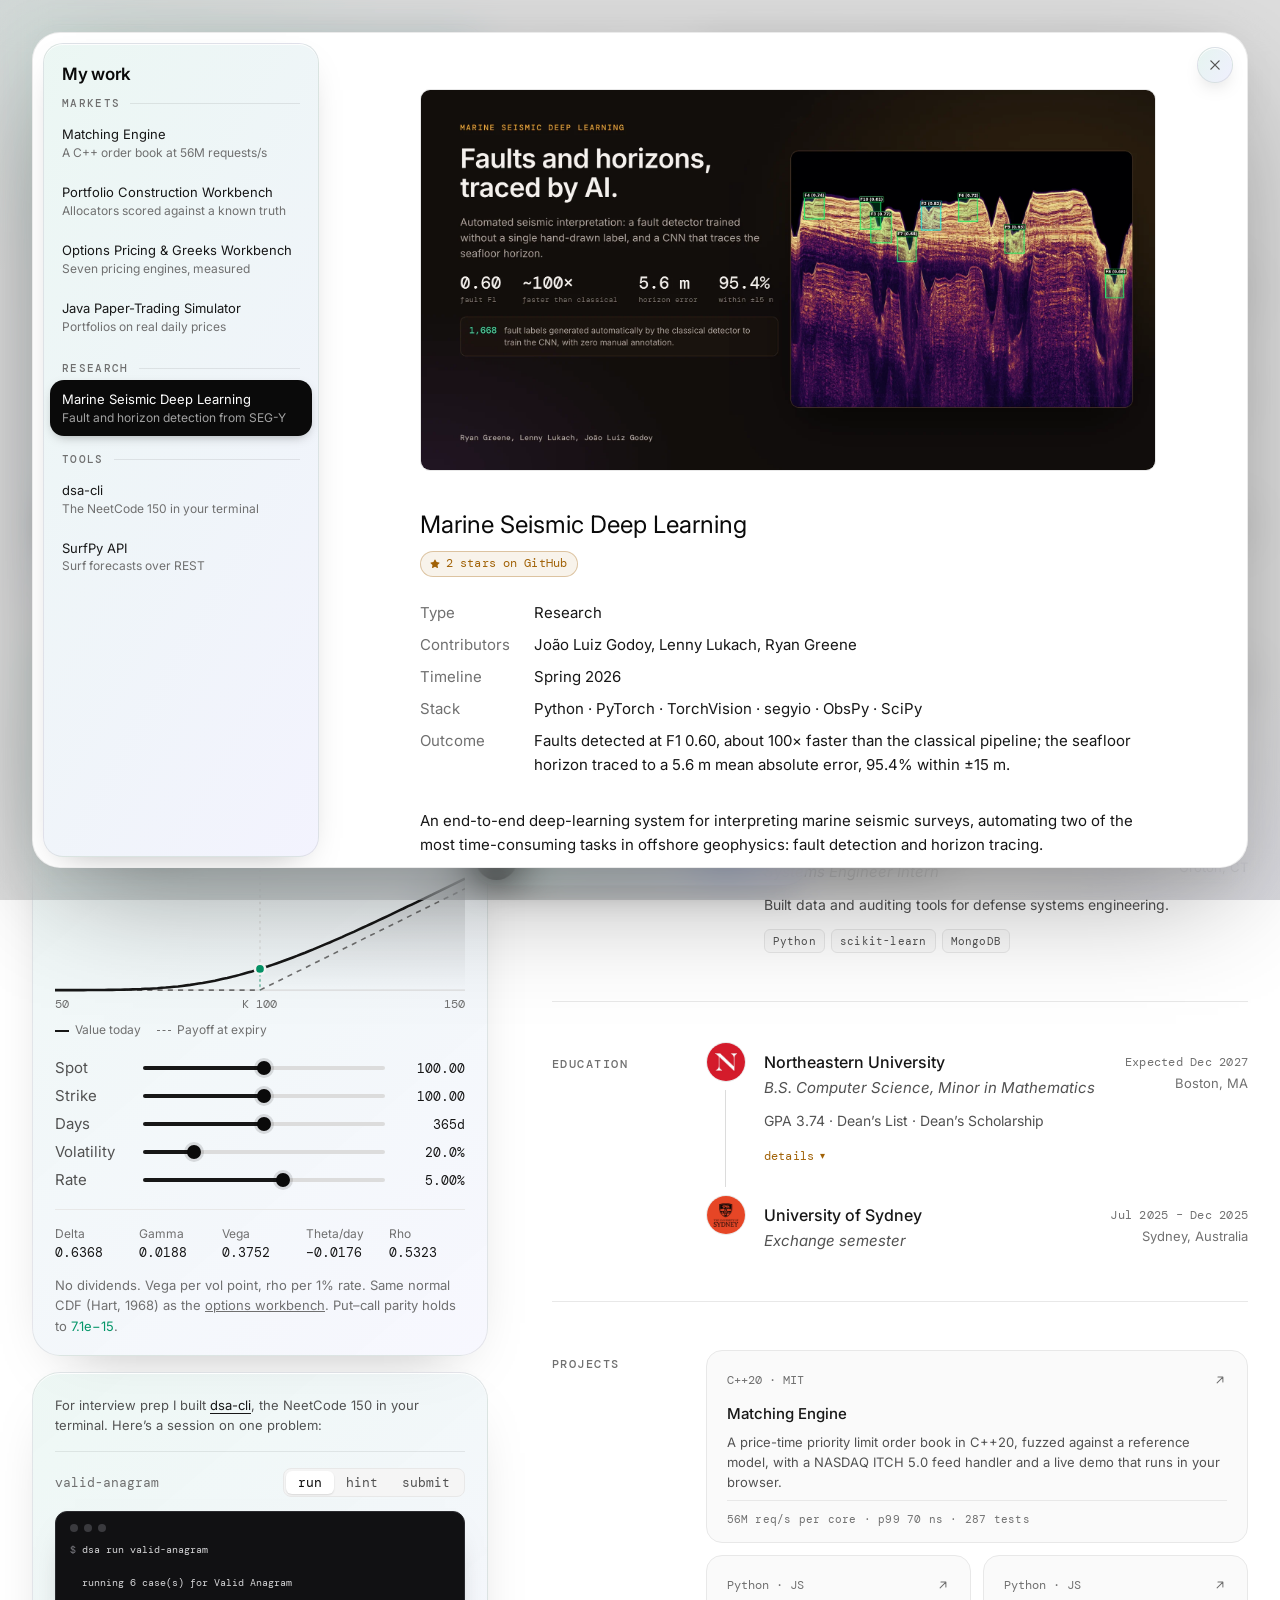
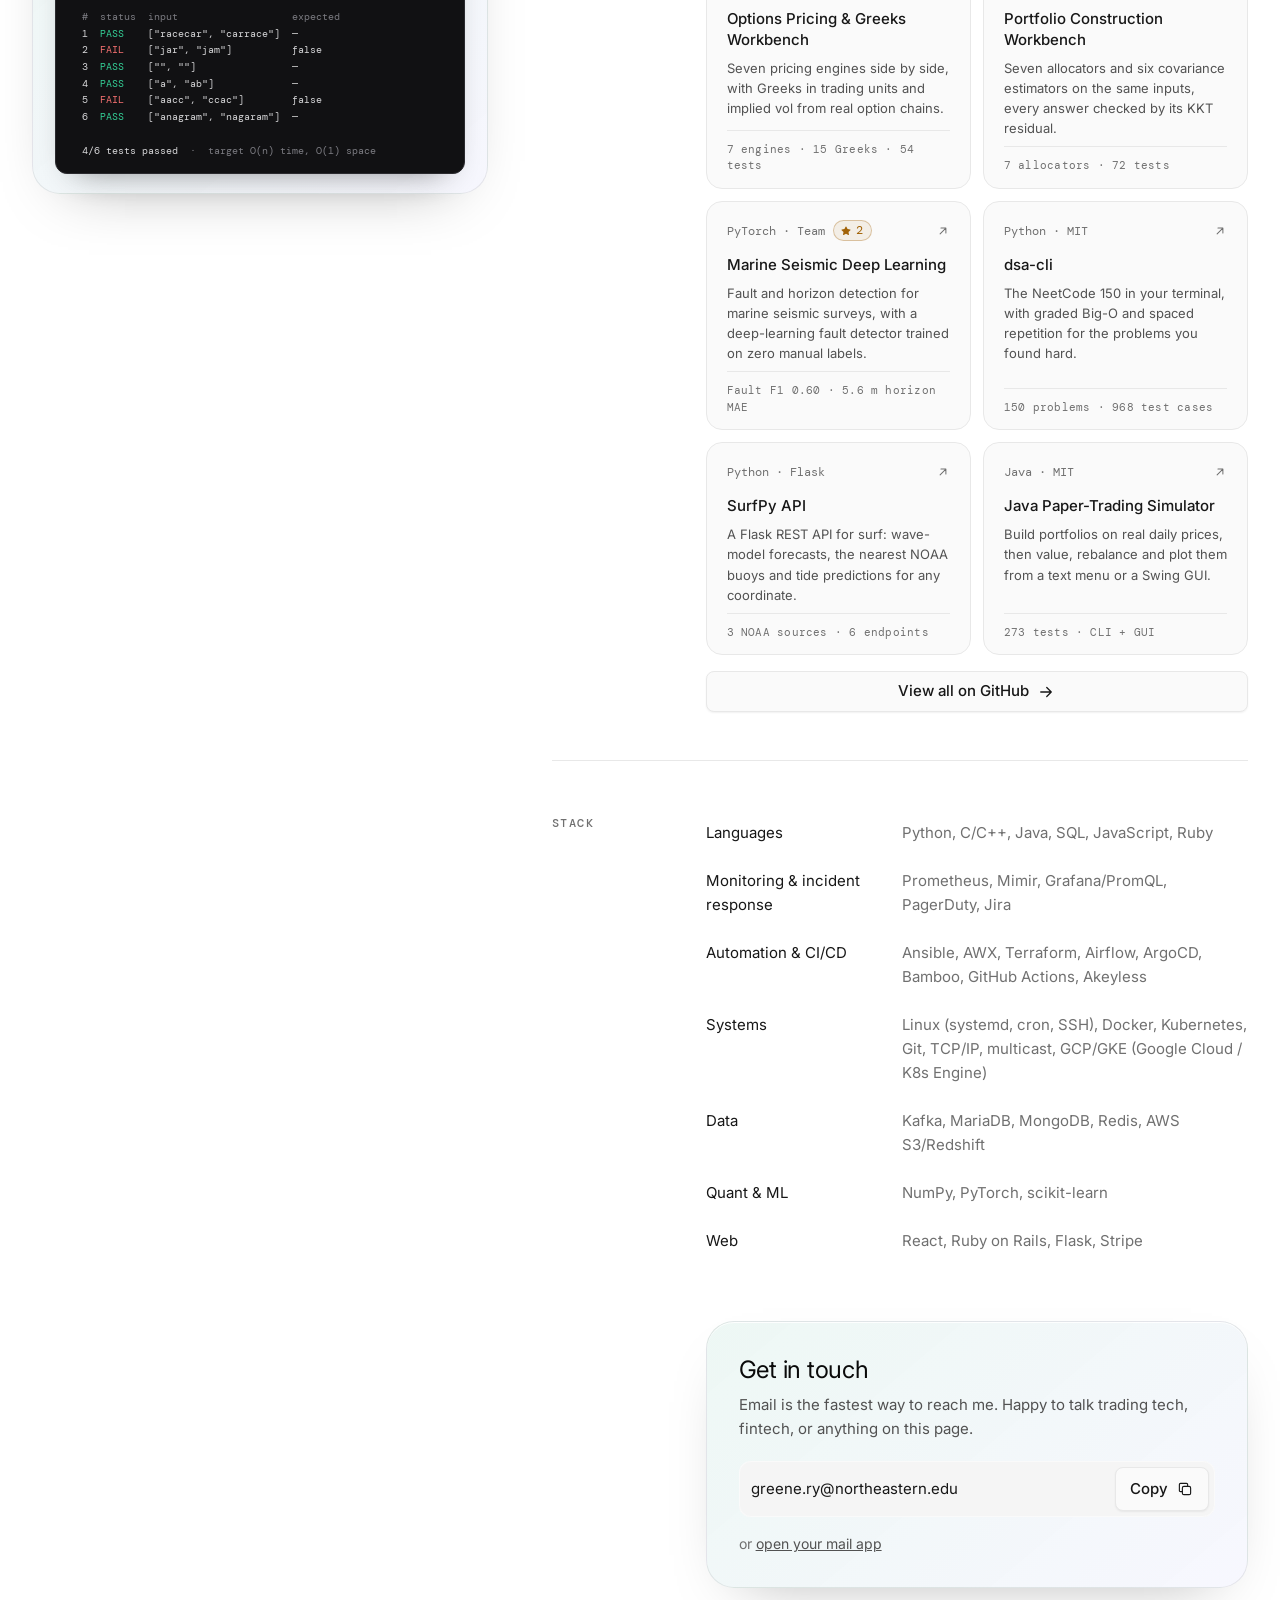
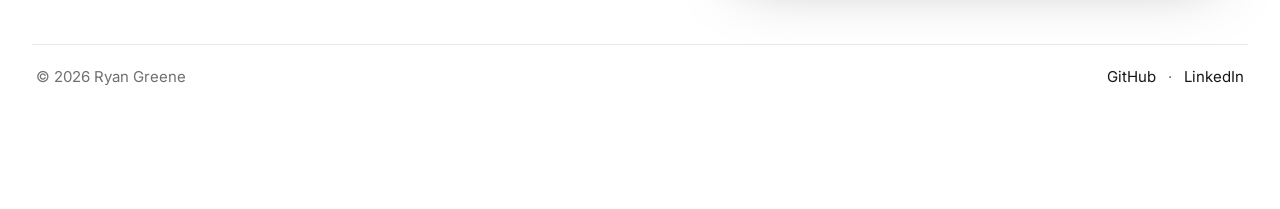
<file: work/marine-seismic.html>
<!doctype html>
<html lang="en">
<head>
  <meta charset="utf-8">
  <meta name="viewport" content="width=device-width, initial-scale=1">
  <title>Marine Seismic Deep Learning — Ryan Greene</title>
  <meta name="description" content="A team deep-learning system for marine seismic interpretation: automated fault detection and a from-scratch CNN for horizon tracing.">
  <meta name="color-scheme" content="light dark">
  <meta name="theme-color" content="#ffffff">
  <link rel="icon" href="../favicon.ico" sizes="32x32">
  <link rel="icon" href="../favicon.svg" type="image/svg+xml">
  <link rel="apple-touch-icon" href="../apple-touch-icon.png">
  <link rel="preconnect" href="https://fonts.googleapis.com">
  <link rel="preconnect" href="https://fonts.gstatic.com" crossorigin>
  <link rel="stylesheet" href="https://fonts.googleapis.com/css2?family=DM+Mono:wght@400;500&family=Inter:wght@400;500&display=swap">
  <link rel="stylesheet" href="../assets/site.css?v=06b25a76">
  <script>
    // Runs before first paint: mark JS as available and apply a saved dark theme without a flash of white
    document.documentElement.classList.add('js');
    try { if (localStorage.getItem('theme') === 'dark') document.documentElement.dataset.theme = 'dark'; } catch (e) {}
    // Arriving from another project page: skip the fade-ins (site.css), the page cross-fades instead
    if (location.pathname.includes('/work/') && document.referrer.startsWith(location.origin) && document.referrer.includes('/work/') && document.referrer !== location.href) document.documentElement.classList.add('nav-internal');
    // Wide screens show projects as a sheet over the home page instead (site.js); ?page keeps this one
    if (matchMedia('(min-width: 75rem)').matches && !location.search) location.replace('../#work/' + location.pathname.split('/').pop().replace(/\.html$/, ''));
  </script>
</head>
<body data-page="work">
  <a class="skip-link" href="#main">Skip to content</a>

  <!-- Icons, defined once per page -->
  <svg width="0" height="0" style="position:absolute" aria-hidden="true">
    <defs>
      <symbol id="i-home" viewBox="0 0 24 24"><path d="M4 10.4 12 4l8 6.4V19a1 1 0 0 1-1 1h-4.25v-5.5h-5.5V20H5a1 1 0 0 1-1-1Z" fill="none" stroke="currentColor" stroke-width="1.5" stroke-linejoin="round"/></symbol>
      <symbol id="i-grid" viewBox="0 0 24 24"><g fill="none" stroke="currentColor" stroke-width="1.5"><rect x="4" y="4" width="7" height="7" rx="1.75"/><rect x="13" y="4" width="7" height="7" rx="1.75"/><rect x="4" y="13" width="7" height="7" rx="1.75"/><rect x="13" y="13" width="7" height="7" rx="1.75"/></g></symbol>
      <symbol id="i-chart" viewBox="0 0 24 24"><g fill="none" stroke="currentColor" stroke-width="1.5" stroke-linecap="round" stroke-linejoin="round"><path d="M4 19.5h16"/><path d="m4.5 15.5 4.5-5 3.5 3 7-8"/></g></symbol>
      <symbol id="i-briefcase" viewBox="0 0 24 24"><g fill="none" stroke="currentColor" stroke-width="1.5" stroke-linejoin="round"><rect x="3.5" y="7.5" width="17" height="12" rx="2.5"/><path d="M9 7.5V6a2 2 0 0 1 2-2h2a2 2 0 0 1 2 2v1.5M3.5 12.5h17"/></g></symbol>
      <symbol id="i-layers" viewBox="0 0 24 24"><g fill="none" stroke="currentColor" stroke-width="1.5" stroke-linejoin="round" stroke-linecap="round"><path d="m12 4 8 4.5-8 4.5-8-4.5Z"/><path d="m4 12.5 8 4.5 8-4.5"/><path d="m4 16.5 8 4.5 8-4.5"/></g></symbol>
      <symbol id="i-mail" viewBox="0 0 24 24"><g fill="none" stroke="currentColor" stroke-width="1.5" stroke-linejoin="round"><rect x="3.5" y="5.5" width="17" height="13" rx="2.5"/><path d="m4.5 7.5 7.5 5.5 7.5-5.5"/></g></symbol>
      <symbol id="i-copy" viewBox="0 0 24 24"><g fill="none" stroke="currentColor" stroke-width="1.5" stroke-linejoin="round"><rect x="8.5" y="8.5" width="11" height="11" rx="2"/><path d="M15.5 8.5V6a1.5 1.5 0 0 0-1.5-1.5H6A1.5 1.5 0 0 0 4.5 6v8A1.5 1.5 0 0 0 6 15.5h2.5"/></g></symbol>
      <symbol id="i-arrow" viewBox="0 0 24 24"><path d="M5 12h14m-6-6 6 6-6 6" fill="none" stroke="currentColor" stroke-width="1.75" stroke-linecap="round" stroke-linejoin="round"/></symbol>
      <symbol id="i-star" viewBox="0 0 24 24"><path fill="currentColor" d="M12 2.9a.9.9 0 0 1 .81.5l2.3 4.67 5.15.75a.9.9 0 0 1 .5 1.54l-3.73 3.63.88 5.13a.9.9 0 0 1-1.3.95L12 17.65l-4.61 2.42a.9.9 0 0 1-1.3-.95l.88-5.13-3.73-3.63a.9.9 0 0 1 .5-1.54l5.15-.75 2.3-4.67A.9.9 0 0 1 12 2.9Z"/></symbol>
      <symbol id="i-chevron" viewBox="0 0 24 24"><path d="m9 6 6 6-6 6" fill="none" stroke="currentColor" stroke-width="2" stroke-linecap="round" stroke-linejoin="round"/></symbol>
      <symbol id="i-github" viewBox="0 0 24 24"><path fill="currentColor" d="M12 .297c-6.63 0-12 5.373-12 12 0 5.303 3.438 9.8 8.205 11.385.6.113.82-.258.82-.577 0-.285-.01-1.04-.015-2.04-3.338.724-4.042-1.61-4.042-1.61C4.422 18.07 3.633 17.7 3.633 17.7c-1.087-.744.084-.729.084-.729 1.205.084 1.838 1.236 1.838 1.236 1.07 1.835 2.809 1.305 3.495.998.108-.776.417-1.305.76-1.605-2.665-.3-5.466-1.332-5.466-5.93 0-1.31.465-2.38 1.235-3.22-.135-.303-.54-1.523.105-3.176 0 0 1.005-.322 3.3 1.23.96-.267 1.98-.399 3-.405 1.02.006 2.04.138 3 .405 2.28-1.552 3.285-1.23 3.285-1.23.645 1.653.24 2.873.12 3.176.765.84 1.23 1.91 1.23 3.22 0 4.61-2.805 5.625-5.475 5.92.42.36.81 1.096.81 2.22 0 1.606-.015 2.896-.015 3.286 0 .315.21.69.825.57C20.565 22.092 24 17.592 24 12.297c0-6.627-5.373-12-12-12"/></symbol>
      <symbol id="i-linkedin" viewBox="0 0 24 24"><path fill="currentColor" d="M20.447 20.452h-3.554v-5.569c0-1.328-.027-3.037-1.852-3.037-1.853 0-2.136 1.445-2.136 2.939v5.667H9.351V9h3.414v1.561h.046c.477-.9 1.637-1.85 3.37-1.85 3.601 0 4.267 2.37 4.267 5.455v6.286zM5.337 7.433a2.062 2.062 0 1 1 0-4.125 2.062 2.062 0 0 1 0 4.125zM7.119 20.452H3.555V9h3.564v11.452zM22.225 0H1.771C.792 0 0 .774 0 1.729v20.542C0 23.227.792 24 1.771 24h20.451C23.2 24 24 23.227 24 22.271V1.729C24 .774 23.2 0 22.222 0h.003z"/></symbol>
      <symbol id="i-terminal" viewBox="0 0 24 24"><path d="m5 7 5 5-5 5M12.5 17H19" fill="none" stroke="currentColor" stroke-width="2.25" stroke-linecap="round" stroke-linejoin="round"/></symbol>
      <symbol id="i-pie" viewBox="0 0 24 24"><g fill="none" stroke="currentColor" stroke-width="2.25" stroke-linejoin="round"><path d="M12 3a9 9 0 1 0 9 9h-9Z"/><path d="M15 3.5A9 9 0 0 1 20.5 9H15Z"/></g></symbol>
      <symbol id="i-wave" viewBox="0 0 24 24"><path d="M2.5 9c2.4-3 4.3-3 6.5 0s4.1 3 6.5 0 4.3-3 6.5 0M2.5 15.5c2.4-3 4.3-3 6.5 0s4.1 3 6.5 0 4.3-3 6.5 0" fill="none" stroke="currentColor" stroke-width="2" stroke-linecap="round"/></symbol>
      <symbol id="i-moon" viewBox="0 0 24 24"><path d="M19.5 14.6A7.5 7.5 0 0 1 9.4 4.5a7.5 7.5 0 1 0 10.1 10.1Z" fill="none" stroke="currentColor" stroke-width="1.5" stroke-linejoin="round"/></symbol>
      <symbol id="i-sun" viewBox="0 0 24 24"><g fill="none" stroke="currentColor" stroke-width="1.5" stroke-linecap="round"><circle cx="12" cy="12" r="4"/><path d="M12 2.5v2M12 19.5v2M5.3 5.3l1.4 1.4M17.3 17.3l1.4 1.4M2.5 12h2M19.5 12h2M5.3 18.7l1.4-1.4M17.3 6.7l1.4-1.4"/></g></symbol>
    </defs>
  </svg>

  <!-- Nav: number keys 1–6 jump to each section -->
  <nav class="nav" aria-label="Sections" style="--active: 3">
    <ul>
      <li><a class="nav-link" href="../index.html" data-key="1" aria-label="Home"><svg aria-hidden="true"><use href="#i-home"/></svg><span class="tip" aria-hidden="true">Home <kbd>1</kbd></span></a></li>
      <li><a class="nav-link" href="../index.html#pricer" data-key="2" aria-label="Option pricer"><svg aria-hidden="true"><use href="#i-chart"/></svg><span class="tip" aria-hidden="true">Pricer <kbd>2</kbd></span></a></li>
      <li><a class="nav-link" href="../index.html#experience" data-key="3" aria-label="Experience"><svg aria-hidden="true"><use href="#i-briefcase"/></svg><span class="tip" aria-hidden="true">Experience <kbd>3</kbd></span></a></li>
      <li><a class="nav-link" href="../index.html#projects" data-key="4" aria-label="Projects" aria-current="true"><svg aria-hidden="true"><use href="#i-grid"/></svg><span class="tip" aria-hidden="true">Projects <kbd>4</kbd></span></a></li>
      <li><a class="nav-link" href="../index.html#stack" data-key="5" aria-label="Stack"><svg aria-hidden="true"><use href="#i-layers"/></svg><span class="tip" aria-hidden="true">Stack <kbd>5</kbd></span></a></li>
      <li><a class="nav-link" href="../index.html#contact" data-key="6" aria-label="Contact"><svg aria-hidden="true"><use href="#i-mail"/></svg><span class="tip" aria-hidden="true">Contact <kbd>6</kbd></span></a></li>
      <li class="nav-sep" aria-hidden="true"></li>
      <li><button class="nav-link theme-toggle" type="button" aria-label="Switch to dark theme"><svg class="i-moon" aria-hidden="true"><use href="#i-moon"/></svg><svg class="i-sun" aria-hidden="true"><use href="#i-sun"/></svg><span class="tip" aria-hidden="true">Theme <kbd>T</kbd></span></button></li>
    </ul>
  </nav>

  <div class="page work-layout">
    <aside class="work-list" aria-labelledby="wl-heading">
      <h2 class="wl-title" id="wl-heading">My work</h2>
      <div class="wl-groups">
        <h3 class="wl-group" id="wl-markets">Markets</h3>
        <ul class="wl-items" aria-labelledby="wl-markets">
          <li><a class="wl-item" href="matching-engine.html"><span class="wl-name">Matching Engine</span><span class="wl-sub">A C++ order book at 56M requests/s</span></a></li>
          <li><a class="wl-item" href="portfolio-optimizer.html"><span class="wl-name">Portfolio Construction Workbench</span><span class="wl-sub">Allocators scored against a known truth</span></a></li>
          <li><a class="wl-item" href="options-pricing.html"><span class="wl-name">Options Pricing &amp; Greeks Workbench</span><span class="wl-sub">Seven pricing engines, measured</span></a></li>
          <li><a class="wl-item" href="papertrade-sim.html"><span class="wl-name">Java Paper-Trading Simulator</span><span class="wl-sub">Portfolios on real daily prices</span></a></li>
        </ul>
        <h3 class="wl-group" id="wl-research">Research</h3>
        <ul class="wl-items" aria-labelledby="wl-research">
          <li><span class="wl-shade" aria-hidden="true"></span><a class="wl-item" href="marine-seismic.html" aria-current="page"><span class="wl-name">Marine Seismic Deep Learning</span><span class="wl-sub">Fault and horizon detection from SEG-Y</span></a></li>
        </ul>
        <h3 class="wl-group" id="wl-tools">Tools</h3>
        <ul class="wl-items" aria-labelledby="wl-tools">
          <li><a class="wl-item" href="dsa-cli.html"><span class="wl-name">dsa-cli</span><span class="wl-sub">The NeetCode 150 in your terminal</span></a></li>
          <li><a class="wl-item" href="surfpy-api.html"><span class="wl-name">SurfPy API</span><span class="wl-sub">Surf forecasts over REST</span></a></li>
        </ul>
      </div>
    </aside>

    <div class="work-main">
      <main class="article" id="main" tabindex="-1">
        <a class="back" href="../index.html#projects"><svg aria-hidden="true"><use href="#i-arrow"/></svg>Projects</a>
        <article>
          <img class="visual cover cover--framed" src="../img/seismic/cover.webp" alt="Cover for Marine Seismic Deep Learning: “Faults and horizons, traced by AI.” Fault F1 0.60, about 100× faster than classical, 5.6 m horizon error and 95.4% within ±15 m, beside a seismic section with CNN-detected faults boxed" width="2000" height="1045">
          <h1>Marine Seismic Deep Learning</h1>
          <a class="stars" href="https://github.com/rpgr18/marine-seismic-deep-learning/stargazers" target="_blank" rel="noopener"><svg aria-hidden="true"><use href="#i-star"/></svg>2 stars on GitHub</a>
          <dl class="facts">
            <div><dt>Type</dt><dd>Research</dd></div>
            <div><dt>Contributors</dt><dd>João Luiz Godoy, Lenny Lukach, Ryan Greene</dd></div>
            <div><dt>Timeline</dt><dd>Spring 2026</dd></div>
            <div><dt>Stack</dt><dd>Python · PyTorch · TorchVision · segyio · ObsPy · SciPy</dd></div>
            <div><dt>Outcome</dt><dd>Faults detected at F1 0.60, about 100× faster than the classical pipeline; the seafloor horizon traced to a 5.6 m mean absolute error, 95.4% within ±15 m.</dd></div>
          </dl>
          <div class="prose">
          <p>An end-to-end deep-learning system for interpreting marine seismic surveys, automating two of the most time-consuming tasks in offshore geophysics: fault detection and horizon tracing.</p>

          <h2>Background</h2>
          <p>A marine seismic survey images the geology beneath the ocean floor. A vessel emits controlled acoustic signals that travel through the water and the rock below; where material properties such as density and elasticity change, part of the signal reflects back and is recorded by towed sensors. Surveys are collected in 2D (a single plane), 3D (a full volume) or 4D (3D repeated over time).</p>
          <p>The data drives offshore exploration, CO₂ sequestration planning and geohazard assessment, and it is large: hundreds of thousands of traces per line, stored as SEG-Y. Interpreting it means identifying horizons (layer boundaries) and faults (fractures where layers break and shift), work usually done by hand by trained geophysicists. It’s slow, expensive and subjective.</p>

          <h2>Fault detection</h2>
          <p>Faults are found on 2D NAMSS survey lines by a three-stage pipeline that pairs a classical detector with a deep-learning surrogate.</p>
          <ul>
            <li><strong>Classical detector.</strong> Four fault-sensitive attributes are extracted from each section, NCC coherence (weighted 35%), horizontal gradient (25%), structure-tensor eigenvalues (25%) and dip variance (15%), then fused into a probability map. Simulated annealing traces fault paths through it.</li>
            <li><strong>Automated labeling.</strong> The classical detector runs across dozens of NAMSS lines, and its fault paths become COCO-format bounding boxes: 168 training images with 1,668 fault annotations, and no manual labeling.</li>
            <li><strong>CNN surrogate.</strong> A Faster R-CNN with a ResNet-50 and Feature Pyramid Network backbone and custom anchor ratios for fault geometry, trained on those labels for 90 epochs (about nine hours on a rented RTX 5090). It reproduces the classical output about 100× faster, 40 seconds for 203 images against one to two hours per image, at an F1 of 0.60 (56.6% precision, 62.5% recall).</li>
            <li><strong>Explainability.</strong> EigenCAM heatmaps over the trained detector show which regions it attends to, confirming it relies on geologically meaningful features rather than memorized patterns.</li>
          </ul>

          <h2>Horizon detection</h2>
          <p>A custom 2D CNN, written from scratch in PyTorch, traces the seafloor horizon through the Netherlands F3 Block, a 3D volume of more than 600,000 traces with expert-picked horizons. Asymmetric pooling compresses depth while preserving trace width, matching how a geophysicist scans a section by eye. It reaches a 5.6 m mean absolute error, with 95.4% of predictions within ±15 m of the expert picks, and a noise-robustness study measures how that error grows as noise is added.</p>

          <h2>Results</h2>
          <div class="table-wrap" tabindex="0" role="region" aria-label="Results by task">
            <table class="data-table">
              <thead><tr><th>Task</th><th>Method</th><th>Key result</th></tr></thead>
              <tbody>
                <tr><td>Faults, classical</td><td>Multi-attribute fusion + simulated annealing</td><td>Automated across dozens of survey lines</td></tr>
                <tr><td>Faults, CNN surrogate</td><td>Faster R-CNN, ResNet-50 + FPN</td><td>F1 0.60, recall 62.5%, ~100× faster</td></tr>
                <tr><td>Horizons</td><td>Custom 2D CNN, from scratch</td><td>5.6 m MAE, 95.4% within ±15 m</td></tr>
              </tbody>
            </table>
          </div>

          <h2>A tour of the project</h2>
          <figure>
            <img src="../img/seismic/01-survey-lines.webp" alt="A grid of twenty 2D seismic survey lines from the NAMSS archive" width="1600" height="855" loading="lazy">
            <figcaption>The data: 20 2D survey lines from the USGS National Archive of Marine Seismic Surveys, used to build the fault-detection training set.</figcaption>
          </figure>
          <figure>
            <img src="../img/seismic/02-classical-detection.webp" alt="Classical fault detection on a survey line with complex terrain: the seismic section with detected fault markers, the fused fault probability map, and the fault score along the line" width="1600" height="1076" loading="lazy">
            <figcaption>Stage 1, the classical detector, on a line with complex terrain: four attributes fused into a probability map, with simulated annealing tracing the fault path. Cyan markers are detected faults; one line takes one to two hours.</figcaption>
          </figure>
          <figure>
            <img src="../img/seismic/03-cnn-predictions.webp" alt="A seismic section with ten CNN-detected faults boxed and labelled with confidence scores" width="1600" height="917" loading="lazy">
            <figcaption>Stage 3, the CNN surrogate, trained only on auto-generated labels: ten faults found in this section in about 0.2 seconds, with confidence scores from 0.61 to 0.83.</figcaption>
          </figure>
          <figure>
            <img src="../img/seismic/04-eigencam.webp" alt="An EigenCAM heatmap over a seismic section, hot along the disrupted reflectors and cool in the water column" width="1570" height="928" loading="lazy">
            <figcaption>EigenCAM attention over the trained detector: it focuses on disrupted reflectors and structural discontinuities, the same features a geophysicist looks for, and ignores the water column.</figcaption>
          </figure>
          <figure>
            <img src="../img/seismic/05-horizon-tracking.webp" alt="Two views of an F3 cross-section with the expert-picked seafloor horizon and the CNN’s prediction overlaid" width="1600" height="974" loading="lazy">
            <figcaption>Horizon detection on the F3 volume: expert picks in green and the CNN’s prediction in cyan, tracking almost exactly along the section.</figcaption>
          </figure>
          <figure>
            <img src="../img/seismic/06-depth-maps.webp" alt="Three maps of the F3 survey: known seafloor depth, the CNN’s predicted depth, and the prediction error" width="1600" height="468" loading="lazy">
            <figcaption>Seafloor depth across the F3 survey: the expert-picked map, the CNN’s predicted map, and the error between them.</figcaption>
          </figure>
          <figure>
            <img src="../img/seismic/07-depth-accuracy.webp" alt="A density scatter of predicted against known seafloor depth, tightly along the diagonal" width="1177" height="1185" loading="lazy">
            <figcaption>Predicted against known seafloor depth: 5.6 m average error, with 95.4% of predictions within ±15 m.</figcaption>
          </figure>
          <figure>
            <img src="../img/seismic/08-noise-robustness.webp" alt="A bar chart of average horizon error at four noise levels: 5.5 m clean, 22.8 m low, 66.7 m medium and 71.3 m high" width="1485" height="737" loading="lazy">
            <figcaption>Noise robustness: 5.5 m average error on clean data, rising to 22.8 m at low noise and about 70 m at medium and high noise.</figcaption>
          </figure>

          <h2>Data</h2>
          <p>Fault detection uses 2D lines from the USGS National Archive of Marine Seismic Surveys (NAMSS); horizon detection uses the Netherlands F3 Block, an open 3D survey from SEG with expert-picked horizons. A SEG-Y file is a collection of traces, each a 1D amplitude array with metadata such as sampling rate and coordinates. The 2D lines are read with ObsPy and the F3 volume with segyio’s memory-mapped access.</p>

          <h2>References</h2>
          <h3>Data sources</h3>
          <ol class="refs">
            <li>U.S. Geological Survey. <em>National Archive of Marine Seismic Surveys (NAMSS).</em> <a href="https://walrus.wr.usgs.gov/namss/" target="_blank" rel="noopener">walrus.wr.usgs.gov/namss</a></li>
            <li>Childs, J. (2011). <em>NAMSS inventory.</em> <a href="https://iocm.noaa.gov/iwg/jan_2011/Jan2011_OCM_Inventory_NAMSS_Childs.pdf" target="_blank" rel="noopener">iocm.noaa.gov</a></li>
            <li>SEG Open Data. <em>Netherlands Offshore F3 Block.</em> <a href="https://terranubis.com/datainfo/Netherlands-Offshore-F3-Block-Complete" target="_blank" rel="noopener">terranubis.com</a></li>
          </ol>
          <h3>Format and tooling</h3>
          <ol class="refs" start="4">
            <li>SEG Wiki. <em>SEG-Y.</em> <a href="https://wiki.seg.org/wiki/SEG-Y" target="_blank" rel="noopener">wiki.seg.org/wiki/SEG-Y</a></li>
            <li>Data Analysis Center. <em>The splendors and miseries of SEG-Y: an introduction for software developers.</em> <a href="https://medium.com/data-analysis-center/the-splendors-and-miseries-of-seg-y-an-introduction-for-software-developers-ad3b3999c0ed" target="_blank" rel="noopener">medium.com</a></li>
            <li>Equinor. <em>segyio.</em> <a href="https://github.com/equinor/segyio" target="_blank" rel="noopener">github.com/equinor/segyio</a></li>
          </ol>
          <h3>Related work</h3>
          <ol class="refs" start="7">
            <li>Ren, S., He, K., Girshick, R. &amp; Sun, J. (2015). Faster R-CNN: towards real-time object detection with region proposal networks. <em>NeurIPS.</em></li>
            <li>Lin, T.-Y., Dollár, P., Girshick, R., He, K., Hariharan, B. &amp; Belongie, S. (2017). Feature pyramid networks for object detection. <em>CVPR.</em></li>
            <li>Kirkpatrick, S., Gelatt, C. D. &amp; Vecchi, M. P. (1983). Optimization by simulated annealing. <em>Science.</em></li>
            <li>Muhammad, M. B. &amp; Yeasin, M. (2020). Eigen-CAM: class activation map using principal components. <em>IJCNN.</em></li>
            <li>DASF: a scalable machine learning framework for large seismic data sets. <em>The Leading Edge</em>, 45(1), 44. <a href="https://pubs.geoscienceworld.org/seg/tle/article-abstract/45/1/44/724438/DASF-A-scalable-machine-learning-framework-for" target="_blank" rel="noopener">pubs.geoscienceworld.org</a></li>
            <li>Automatic detection of SEG-Y sampling format errors using machine learning. <em>SEG/EAB proceedings.</em> <a href="https://pubs.geoscienceworld.org/segeab/proceedings-abstract/SEGEAB.41/1/1961/717272" target="_blank" rel="noopener">pubs.geoscienceworld.org</a></li>
            <li>TGS. <em>Greenland multi-client seismic data</em> (industry reference). <a href="https://www.tgs.com/seismic/multi-client/europe/greenland" target="_blank" rel="noopener">tgs.com</a></li>
          </ol>
          </div>
          <div class="article-links">
            <a class="btn btn-secondary" href="https://github.com/rpgr18/marine-seismic-deep-learning" target="_blank" rel="noopener">Code on GitHub <svg aria-hidden="true"><use href="#i-arrow"/></svg></a>
          </div>
        </article>
        <nav class="more" aria-labelledby="more-heading">
          <h2 class="wl-title" id="more-heading">Up next</h2>
          <ul class="wl-items">
            <li><a class="wl-item" href="dsa-cli.html"><span class="wl-name">dsa-cli</span><span class="wl-sub">The NeetCode 150 in your terminal</span><svg aria-hidden="true"><use href="#i-chevron"/></svg></a></li>
            <li><a class="wl-item" href="surfpy-api.html"><span class="wl-name">SurfPy API</span><span class="wl-sub">Surf forecasts over REST</span><svg aria-hidden="true"><use href="#i-chevron"/></svg></a></li>
            <li><a class="wl-item" href="matching-engine.html"><span class="wl-name">Matching Engine</span><span class="wl-sub">A C++ order book at 56M requests/s</span><svg aria-hidden="true"><use href="#i-chevron"/></svg></a></li>
            <li><a class="wl-item" href="portfolio-optimizer.html"><span class="wl-name">Portfolio Construction Workbench</span><span class="wl-sub">Allocators scored against a known truth</span><svg aria-hidden="true"><use href="#i-chevron"/></svg></a></li>
            <li><a class="wl-item" href="options-pricing.html"><span class="wl-name">Options Pricing &amp; Greeks Workbench</span><span class="wl-sub">Seven pricing engines, measured</span><svg aria-hidden="true"><use href="#i-chevron"/></svg></a></li>
            <li><a class="wl-item" href="papertrade-sim.html"><span class="wl-name">Java Paper-Trading Simulator</span><span class="wl-sub">Portfolios on real daily prices</span><svg aria-hidden="true"><use href="#i-chevron"/></svg></a></li>
          </ul>
        </nav>
      </main>
      <footer class="site-foot">
        <p>© 2026 Ryan Greene</p>
        <nav aria-label="Elsewhere">
          <a href="https://github.com/rpgr18" target="_blank" rel="noopener">GitHub</a>
          <span aria-hidden="true">·</span>
          <a href="https://www.linkedin.com/in/rpgr18/" target="_blank" rel="noopener">LinkedIn</a>
        </nav>
      </footer>
    </div>
  </div>

  <script src="../assets/site.js?v=06b25a76"></script>
</body>
</html>
</file>
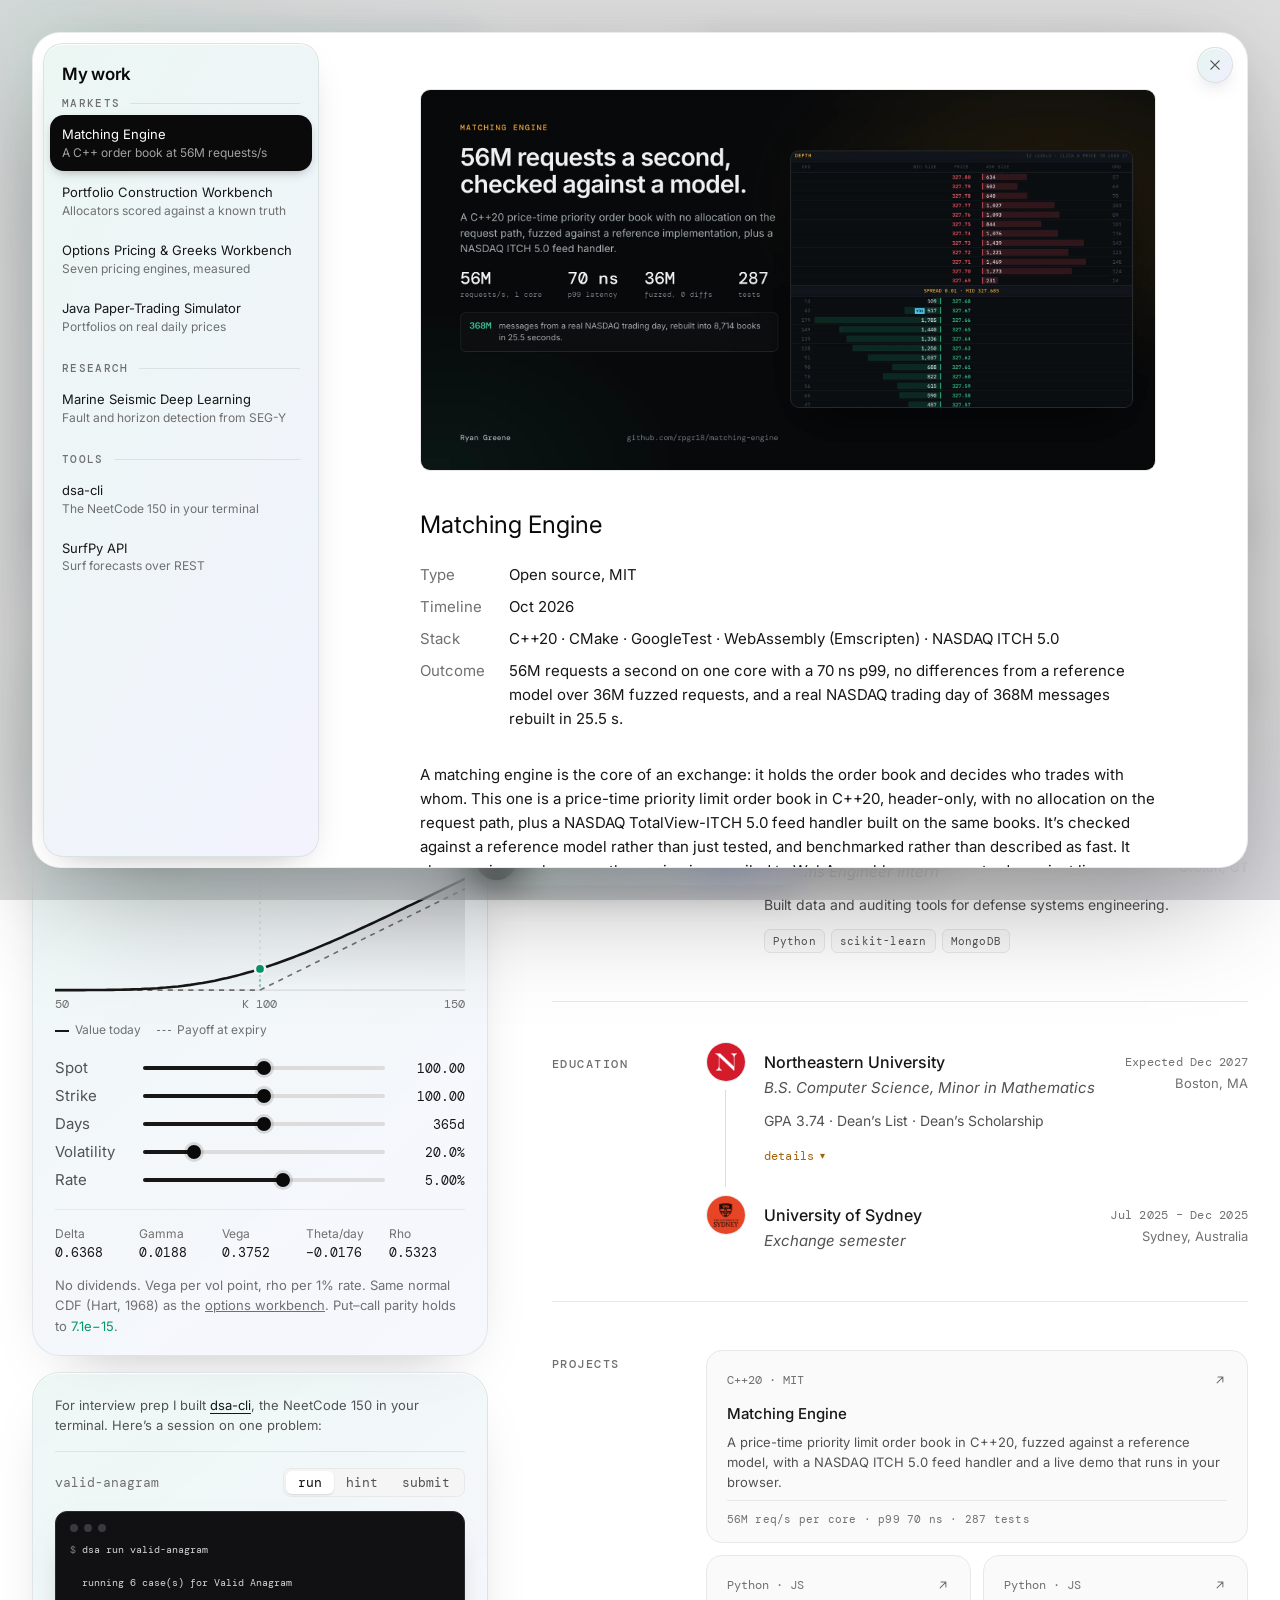
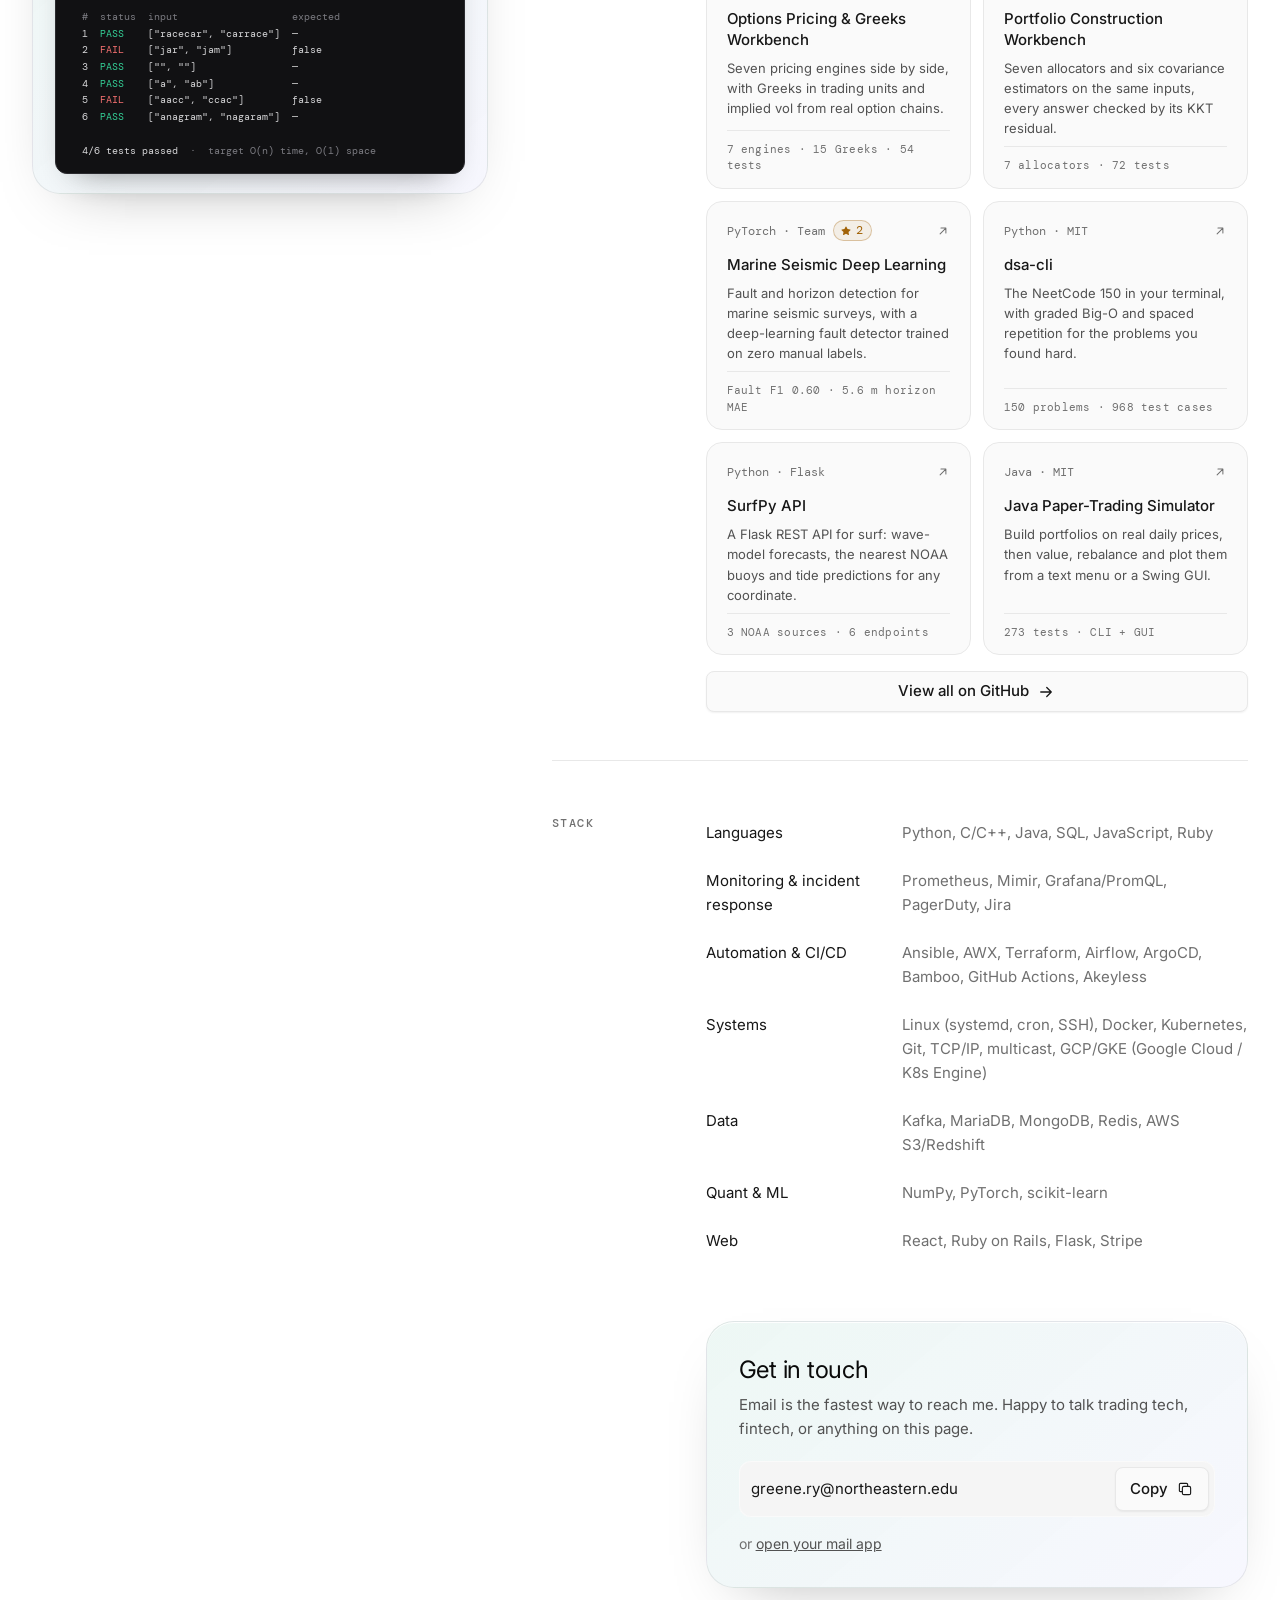
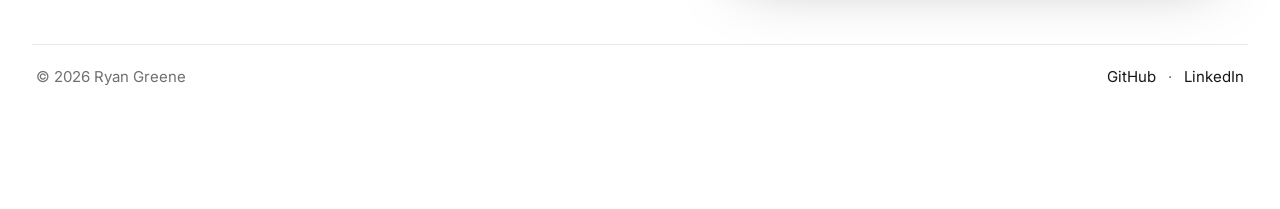
<file: work/matching-engine.html>
<!doctype html>
<html lang="en">
<head>
  <meta charset="utf-8">
  <meta name="viewport" content="width=device-width, initial-scale=1">
  <title>Matching Engine — Ryan Greene</title>
  <meta name="description" content="A C++20 limit order book and matching engine: 56M requests a second per core, fuzzed against a reference model, with a NASDAQ ITCH 5.0 feed handler and a live WebAssembly demo.">
  <meta name="color-scheme" content="light dark">
  <meta name="theme-color" content="#ffffff">
  <link rel="icon" href="../favicon.ico" sizes="32x32">
  <link rel="icon" href="../favicon.svg" type="image/svg+xml">
  <link rel="apple-touch-icon" href="../apple-touch-icon.png">
  <link rel="preconnect" href="https://fonts.googleapis.com">
  <link rel="preconnect" href="https://fonts.gstatic.com" crossorigin>
  <link rel="stylesheet" href="https://fonts.googleapis.com/css2?family=DM+Mono:wght@400;500&family=Inter:wght@400;500&display=swap">
  <link rel="stylesheet" href="../assets/site.css?v=06b25a76">
  <script>
    // Runs before first paint: mark JS as available and apply a saved dark theme without a flash of white
    document.documentElement.classList.add('js');
    try { if (localStorage.getItem('theme') === 'dark') document.documentElement.dataset.theme = 'dark'; } catch (e) {}
    // Arriving from another project page: skip the fade-ins (site.css), the page cross-fades instead
    if (location.pathname.includes('/work/') && document.referrer.startsWith(location.origin) && document.referrer.includes('/work/') && document.referrer !== location.href) document.documentElement.classList.add('nav-internal');
    // Wide screens show projects as a sheet over the home page instead (site.js); ?page keeps this one
    if (matchMedia('(min-width: 75rem)').matches && !location.search) location.replace('../#work/' + location.pathname.split('/').pop().replace(/\.html$/, ''));
  </script>
</head>
<body data-page="work">
  <a class="skip-link" href="#main">Skip to content</a>

  <!-- Icons, defined once per page -->
  <svg width="0" height="0" style="position:absolute" aria-hidden="true">
    <defs>
      <symbol id="i-home" viewBox="0 0 24 24"><path d="M4 10.4 12 4l8 6.4V19a1 1 0 0 1-1 1h-4.25v-5.5h-5.5V20H5a1 1 0 0 1-1-1Z" fill="none" stroke="currentColor" stroke-width="1.5" stroke-linejoin="round"/></symbol>
      <symbol id="i-grid" viewBox="0 0 24 24"><g fill="none" stroke="currentColor" stroke-width="1.5"><rect x="4" y="4" width="7" height="7" rx="1.75"/><rect x="13" y="4" width="7" height="7" rx="1.75"/><rect x="4" y="13" width="7" height="7" rx="1.75"/><rect x="13" y="13" width="7" height="7" rx="1.75"/></g></symbol>
      <symbol id="i-chart" viewBox="0 0 24 24"><g fill="none" stroke="currentColor" stroke-width="1.5" stroke-linecap="round" stroke-linejoin="round"><path d="M4 19.5h16"/><path d="m4.5 15.5 4.5-5 3.5 3 7-8"/></g></symbol>
      <symbol id="i-briefcase" viewBox="0 0 24 24"><g fill="none" stroke="currentColor" stroke-width="1.5" stroke-linejoin="round"><rect x="3.5" y="7.5" width="17" height="12" rx="2.5"/><path d="M9 7.5V6a2 2 0 0 1 2-2h2a2 2 0 0 1 2 2v1.5M3.5 12.5h17"/></g></symbol>
      <symbol id="i-layers" viewBox="0 0 24 24"><g fill="none" stroke="currentColor" stroke-width="1.5" stroke-linejoin="round" stroke-linecap="round"><path d="m12 4 8 4.5-8 4.5-8-4.5Z"/><path d="m4 12.5 8 4.5 8-4.5"/><path d="m4 16.5 8 4.5 8-4.5"/></g></symbol>
      <symbol id="i-mail" viewBox="0 0 24 24"><g fill="none" stroke="currentColor" stroke-width="1.5" stroke-linejoin="round"><rect x="3.5" y="5.5" width="17" height="13" rx="2.5"/><path d="m4.5 7.5 7.5 5.5 7.5-5.5"/></g></symbol>
      <symbol id="i-copy" viewBox="0 0 24 24"><g fill="none" stroke="currentColor" stroke-width="1.5" stroke-linejoin="round"><rect x="8.5" y="8.5" width="11" height="11" rx="2"/><path d="M15.5 8.5V6a1.5 1.5 0 0 0-1.5-1.5H6A1.5 1.5 0 0 0 4.5 6v8A1.5 1.5 0 0 0 6 15.5h2.5"/></g></symbol>
      <symbol id="i-arrow" viewBox="0 0 24 24"><path d="M5 12h14m-6-6 6 6-6 6" fill="none" stroke="currentColor" stroke-width="1.75" stroke-linecap="round" stroke-linejoin="round"/></symbol>
      <symbol id="i-chevron" viewBox="0 0 24 24"><path d="m9 6 6 6-6 6" fill="none" stroke="currentColor" stroke-width="2" stroke-linecap="round" stroke-linejoin="round"/></symbol>
      <symbol id="i-github" viewBox="0 0 24 24"><path fill="currentColor" d="M12 .297c-6.63 0-12 5.373-12 12 0 5.303 3.438 9.8 8.205 11.385.6.113.82-.258.82-.577 0-.285-.01-1.04-.015-2.04-3.338.724-4.042-1.61-4.042-1.61C4.422 18.07 3.633 17.7 3.633 17.7c-1.087-.744.084-.729.084-.729 1.205.084 1.838 1.236 1.838 1.236 1.07 1.835 2.809 1.305 3.495.998.108-.776.417-1.305.76-1.605-2.665-.3-5.466-1.332-5.466-5.93 0-1.31.465-2.38 1.235-3.22-.135-.303-.54-1.523.105-3.176 0 0 1.005-.322 3.3 1.23.96-.267 1.98-.399 3-.405 1.02.006 2.04.138 3 .405 2.28-1.552 3.285-1.23 3.285-1.23.645 1.653.24 2.873.12 3.176.765.84 1.23 1.91 1.23 3.22 0 4.61-2.805 5.625-5.475 5.92.42.36.81 1.096.81 2.22 0 1.606-.015 2.896-.015 3.286 0 .315.21.69.825.57C20.565 22.092 24 17.592 24 12.297c0-6.627-5.373-12-12-12"/></symbol>
      <symbol id="i-linkedin" viewBox="0 0 24 24"><path fill="currentColor" d="M20.447 20.452h-3.554v-5.569c0-1.328-.027-3.037-1.852-3.037-1.853 0-2.136 1.445-2.136 2.939v5.667H9.351V9h3.414v1.561h.046c.477-.9 1.637-1.85 3.37-1.85 3.601 0 4.267 2.37 4.267 5.455v6.286zM5.337 7.433a2.062 2.062 0 1 1 0-4.125 2.062 2.062 0 0 1 0 4.125zM7.119 20.452H3.555V9h3.564v11.452zM22.225 0H1.771C.792 0 0 .774 0 1.729v20.542C0 23.227.792 24 1.771 24h20.451C23.2 24 24 23.227 24 22.271V1.729C24 .774 23.2 0 22.222 0h.003z"/></symbol>
      <symbol id="i-terminal" viewBox="0 0 24 24"><path d="m5 7 5 5-5 5M12.5 17H19" fill="none" stroke="currentColor" stroke-width="2.25" stroke-linecap="round" stroke-linejoin="round"/></symbol>
      <symbol id="i-pie" viewBox="0 0 24 24"><g fill="none" stroke="currentColor" stroke-width="2.25" stroke-linejoin="round"><path d="M12 3a9 9 0 1 0 9 9h-9Z"/><path d="M15 3.5A9 9 0 0 1 20.5 9H15Z"/></g></symbol>
      <symbol id="i-wave" viewBox="0 0 24 24"><path d="M2.5 9c2.4-3 4.3-3 6.5 0s4.1 3 6.5 0 4.3-3 6.5 0M2.5 15.5c2.4-3 4.3-3 6.5 0s4.1 3 6.5 0 4.3-3 6.5 0" fill="none" stroke="currentColor" stroke-width="2" stroke-linecap="round"/></symbol>
      <symbol id="i-moon" viewBox="0 0 24 24"><path d="M19.5 14.6A7.5 7.5 0 0 1 9.4 4.5a7.5 7.5 0 1 0 10.1 10.1Z" fill="none" stroke="currentColor" stroke-width="1.5" stroke-linejoin="round"/></symbol>
      <symbol id="i-sun" viewBox="0 0 24 24"><g fill="none" stroke="currentColor" stroke-width="1.5" stroke-linecap="round"><circle cx="12" cy="12" r="4"/><path d="M12 2.5v2M12 19.5v2M5.3 5.3l1.4 1.4M17.3 17.3l1.4 1.4M2.5 12h2M19.5 12h2M5.3 18.7l1.4-1.4M17.3 6.7l1.4-1.4"/></g></symbol>
    </defs>
  </svg>

  <!-- Nav: number keys 1–6 jump to each section -->
  <nav class="nav" aria-label="Sections" style="--active: 3">
    <ul>
      <li><a class="nav-link" href="../index.html" data-key="1" aria-label="Home"><svg aria-hidden="true"><use href="#i-home"/></svg><span class="tip" aria-hidden="true">Home <kbd>1</kbd></span></a></li>
      <li><a class="nav-link" href="../index.html#pricer" data-key="2" aria-label="Option pricer"><svg aria-hidden="true"><use href="#i-chart"/></svg><span class="tip" aria-hidden="true">Pricer <kbd>2</kbd></span></a></li>
      <li><a class="nav-link" href="../index.html#experience" data-key="3" aria-label="Experience"><svg aria-hidden="true"><use href="#i-briefcase"/></svg><span class="tip" aria-hidden="true">Experience <kbd>3</kbd></span></a></li>
      <li><a class="nav-link" href="../index.html#projects" data-key="4" aria-label="Projects" aria-current="true"><svg aria-hidden="true"><use href="#i-grid"/></svg><span class="tip" aria-hidden="true">Projects <kbd>4</kbd></span></a></li>
      <li><a class="nav-link" href="../index.html#stack" data-key="5" aria-label="Stack"><svg aria-hidden="true"><use href="#i-layers"/></svg><span class="tip" aria-hidden="true">Stack <kbd>5</kbd></span></a></li>
      <li><a class="nav-link" href="../index.html#contact" data-key="6" aria-label="Contact"><svg aria-hidden="true"><use href="#i-mail"/></svg><span class="tip" aria-hidden="true">Contact <kbd>6</kbd></span></a></li>
      <li class="nav-sep" aria-hidden="true"></li>
      <li><button class="nav-link theme-toggle" type="button" aria-label="Switch to dark theme"><svg class="i-moon" aria-hidden="true"><use href="#i-moon"/></svg><svg class="i-sun" aria-hidden="true"><use href="#i-sun"/></svg><span class="tip" aria-hidden="true">Theme <kbd>T</kbd></span></button></li>
    </ul>
  </nav>

  <div class="page work-layout">
    <aside class="work-list" aria-labelledby="wl-heading">
      <h2 class="wl-title" id="wl-heading">My work</h2>
      <div class="wl-groups">
        <h3 class="wl-group" id="wl-markets">Markets</h3>
        <ul class="wl-items" aria-labelledby="wl-markets">
          <li><span class="wl-shade" aria-hidden="true"></span><a class="wl-item" href="matching-engine.html" aria-current="page"><span class="wl-name">Matching Engine</span><span class="wl-sub">A C++ order book at 56M requests/s</span></a></li>
          <li><a class="wl-item" href="portfolio-optimizer.html"><span class="wl-name">Portfolio Construction Workbench</span><span class="wl-sub">Allocators scored against a known truth</span></a></li>
          <li><a class="wl-item" href="options-pricing.html"><span class="wl-name">Options Pricing &amp; Greeks Workbench</span><span class="wl-sub">Seven pricing engines, measured</span></a></li>
          <li><a class="wl-item" href="papertrade-sim.html"><span class="wl-name">Java Paper-Trading Simulator</span><span class="wl-sub">Portfolios on real daily prices</span></a></li>
        </ul>
        <h3 class="wl-group" id="wl-research">Research</h3>
        <ul class="wl-items" aria-labelledby="wl-research">
          <li><a class="wl-item" href="marine-seismic.html"><span class="wl-name">Marine Seismic Deep Learning</span><span class="wl-sub">Fault and horizon detection from SEG-Y</span></a></li>
        </ul>
        <h3 class="wl-group" id="wl-tools">Tools</h3>
        <ul class="wl-items" aria-labelledby="wl-tools">
          <li><a class="wl-item" href="dsa-cli.html"><span class="wl-name">dsa-cli</span><span class="wl-sub">The NeetCode 150 in your terminal</span></a></li>
          <li><a class="wl-item" href="surfpy-api.html"><span class="wl-name">SurfPy API</span><span class="wl-sub">Surf forecasts over REST</span></a></li>
        </ul>
      </div>
    </aside>

    <div class="work-main">
      <main class="article" id="main" tabindex="-1">
        <a class="back" href="../index.html#projects"><svg aria-hidden="true"><use href="#i-arrow"/></svg>Projects</a>
        <article>
          <img class="visual cover cover--framed" src="../img/matching-engine/cover.webp" alt="Cover for the matching engine: “56M requests a second, checked against a model.” 56M requests a second on one core, 70 ns p99 latency, 36M fuzzed requests with no differences and 287 tests, beside the live order book’s depth ladder" width="2000" height="1045">
          <h1>Matching Engine</h1>
          <dl class="facts">
            <div><dt>Type</dt><dd>Open source, MIT</dd></div>
            <div><dt>Timeline</dt><dd>Oct 2026</dd></div>
            <div><dt>Stack</dt><dd>C++20 · CMake · GoogleTest · WebAssembly (Emscripten) · NASDAQ ITCH 5.0</dd></div>
            <div><dt>Outcome</dt><dd>56M requests a second on one core with a 70&nbsp;ns p99, no differences from a reference model over 36M fuzzed requests, and a real NASDAQ trading day of 368M messages rebuilt in 25.5&nbsp;s.</dd></div>
          </dl>
          <div class="prose">
          <p>A matching engine is the core of an exchange: it holds the order book and decides who trades with whom. This one is a price-time priority limit order book in C++20, header-only, with no allocation on the request path, plus a NASDAQ TotalView-ITCH 5.0 feed handler built on the same books. It’s checked against a reference model rather than just tested, and benchmarked rather than described as fast. It also runs in your browser: the engine is compiled to WebAssembly, so you can <a href="https://rpgr18.github.io/matching-engine/" target="_blank" rel="noopener">trade against live synthetic flow</a> and watch your place in the queue move.</p>

          <h2>What it does</h2>
          <ul>
            <li>Limit, immediate-or-cancel, fill-or-kill, market and post-only orders. Fills print at the resting order’s price, so an aggressor gets any price improvement.</li>
            <li>Cancel and cancel/replace with exchange queue rules: shrinking an order keeps its place, growing it or moving its price sends it to the back.</li>
            <li>Self-trade prevention that cancels the resting order, the incoming one, or both, and a fill-or-kill check that applies the same rules.</li>
            <li>Risk checks for prices outside a band, zero quantities, duplicate ids and a full book, with execution reports and a market-by-price feed out.</li>
          </ul>

          <h2>Design</h2>
          <p>Orders live in one preallocated pool of 40-byte slots, linked into a first-in, first-out queue at each price: matching takes from the head, new orders join the tail, and a cancel unlinks in constant time. Finding an order by id uses an open-addressing hash table with Fibonacci hashing, kept at most half full. It deletes by shifting entries back instead of leaving tombstones, so a cancel-heavy flow never degrades it and it never needs a rehash, which would be a latency spike.</p>
          <p>Price levels are a flat array per side indexed by tick, and a 64-way hierarchical bitset finds the next populated level after the best one empties, reading at most two words per layer. Events reach the caller through a template parameter, so every callback inlines: there are no virtual calls, locks, exceptions or allocations while a request is processed. The storage is a pluggable policy, which is how the benchmark compares designs on identical order flow.</p>

          <h2>Proving it’s right</h2>
          <p>Fast and wrong is easy, so most of the testing goes into correctness. A separate reference book, built on <code>std::map</code> and <code>std::list</code> and sharing no code with the real one, is an executable specification of the matching rules. Two of its rules are deliberately written differently, so the two implementations can’t share a mistake. Both books get the same random request stream, including every order type, duplicate and unknown ids, cancels racing fills and a pool small enough to fill up, and after every request their event streams must be identical. A soak run of <strong>36 million requests found no differences</strong>.</p>
          <p>Around that sit 287 GoogleTest tests, each run against all three storage policies; a mutation check that injects eight plausible bugs and confirms the suite catches every one; and AddressSanitizer, UndefinedBehaviorSanitizer and ThreadSanitizer runs in CI, with warnings as errors on GCC, Clang and Apple Clang.</p>

          <h2>How fast</h2>
          <p>Each workload is generated once by a deterministic flow model, a random-walking price with liquidity thickest near the touch, and replayed five times on a fresh book. Every design has to produce bit-identical trades, checked through a running hash, so a faster but wrong one fails the run.</p>
          <div class="table-wrap" tabindex="0" role="region" aria-label="Headline benchmark results">
            <table class="data-table">
              <thead><tr><th></th><th class="num">Apple M2 Pro</th><th class="num">AMD EPYC 9V45</th></tr></thead>
              <tbody>
                <tr class="hl"><td>Throughput, balanced flow</td><td class="num">56.2M/s</td><td class="num">56.1M/s</td></tr>
                <tr><td>p99 latency per request</td><td class="num">≤ 83 ns</td><td class="num">70 ns</td></tr>
                <tr><td>Throughput, 1M resting orders</td><td class="num">23.8M/s</td><td class="num">19.5M/s</td></tr>
                <tr><td>vs. <code>std::map</code> + <code>unordered_map</code></td><td class="num">3.1×</td><td class="num">2.7×</td></tr>
                <tr><td>3-thread pipeline, sustained</td><td class="num">5M/s</td><td class="num">10M/s</td></tr>
              </tbody>
            </table>
            <p class="caption">One core, requests per second. The M2’s timer ticks every 41.67 ns, so its percentiles are upper bounds.</p>
          </div>
          <figure class="chart">
            <img class="only-light" src="../img/matching-engine/throughput-light.svg" alt="Bar chart of throughput by storage design for four workloads; the dense ladder with the flat index is fastest on all four" width="928" height="504" loading="lazy">
            <img class="only-dark" src="../img/matching-engine/throughput-dark.svg" alt="" width="928" height="504" loading="lazy">
            <figcaption>The index matters as much as the ladder. Swapping the flat table for <code>std::unordered_map</code>, which allocates a node per order and chases a pointer on every lookup, costs about as much as swapping the price array for a red-black tree.</figcaption>
          </figure>
          <p>With a million resting orders the book no longer fits in cache, and a cancel becomes a chain of dependent cache misses. A batched replay hides them with a software pipeline: while request <em>i</em> runs, it is already fetching the index slot for request <em>i</em>+16, the order for <em>i</em>+10, and its queue neighbours for <em>i</em>+4. That costs about a third of throughput while the book is small and wins 50–79% at a million orders, so the engine measures the book every 1,024 requests and only prefetches above 262,144 resting orders.</p>
          <figure class="chart">
            <img class="only-light" src="../img/matching-engine/prefetch-light.svg" alt="Line chart of throughput against the number of resting orders with prefetching off and on; prefetching wins past about 200,000 orders" width="720" height="330" loading="lazy">
            <img class="only-dark" src="../img/matching-engine/prefetch-dark.svg" alt="" width="720" height="330" loading="lazy">
            <figcaption>Prefetching only pays once the book outgrows the cache, so the default switches it on adaptively.</figcaption>
          </figure>
          <p>It also runs as a service: a gateway thread, the engine and a drop-copy thread connected by lock-free single-producer, single-consumer rings. Latency is charged from each request’s <em>scheduled</em> send time, so a stall can’t hide by delaying the requests behind it. Publishing once per batch instead of once per request raised the M2’s sustainable rate from 2M to 5M requests a second; the EPYC sustains 10M at a 0.21 µs median.</p>

          <h2>A real NASDAQ trading day</h2>
          <p>The books also run in reverse. The ITCH 5.0 feed handler rebuilds every instrument’s book from NASDAQ’s public order-by-order feed, mirroring rather than re-matching it, since real books lock and cross during auctions and halts. On the full session of 30 January 2019, 368,366,634 messages across 8,714 instruments, every order reference resolved, every book ended the day empty, and during continuous trading 100% of executions hit the best price and 99.91% hit the front of the queue, as NASDAQ’s price-time rules require. The whole day replays in 25.5 seconds on one M2 Pro core.</p>
          <div class="table-wrap" tabindex="0" role="region" aria-label="Rebuilt books against NASDAQ closing prints">
            <table class="data-table">
              <thead><tr><th>Symbol</th><th class="num">Rebuilt book at 15:59:59</th><th class="num">NASDAQ closing cross</th></tr></thead>
              <tbody>
                <tr><td>AAPL</td><td class="num">165.21 × 165.23</td><td class="num">165.25</td></tr>
                <tr><td>MSFT</td><td class="num">106.30 × 106.37</td><td class="num">106.38</td></tr>
                <tr><td>AMZN</td><td class="num">1670.57 × 1670.85</td><td class="num">1670.43</td></tr>
                <tr><td>QQQ</td><td class="num">165.76 × 165.78</td><td class="num">165.68</td></tr>
              </tbody>
            </table>
            <p class="caption">Bid × ask one second before the close, against the official auction print.</p>
          </div>

          <h2>Limits</h2>
          <p>Each book runs on one thread by design, since matching is sequential per instrument; scaling comes from sharding symbols across threads. There’s no FIX or OUCH gateway, journal or recovery, the fast price array needs a bounded price band, and the ITCH handler has been run on one real day and rebuilds NASDAQ’s displayed books only.</p>

          <h2>A tour of the browser demo</h2>
          <figure>
            <img src="../img/matching-engine/01-terminal.webp" alt="The browser demo: order-flow controls and time and sales on the left, a depth ladder of 12 levels a side in the middle with a spread of 0.01, order entry on the right, and a panel of statistics from the real NASDAQ day" width="1600" height="1000" loading="lazy">
            <figcaption>The engine, compiled to an 86 KB WebAssembly module, running a live book in the page. Synthetic flow from the same model the benchmarks use streams in at an adjustable rate.</figcaption>
          </figure>
          <figure>
            <img src="../img/matching-engine/02-your-order.webp" alt="The demo with a resting buy order of 100 at 327.67 marked YOU in the bid ladder, its queue position shown as 17 orders ahead, and an in-browser benchmark showing 35.0M requests a second against 14.2M for std::map" width="1600" height="1000" loading="lazy">
            <figcaption>Your own order rests in the queue like anyone else’s, with its position shown as orders ahead of it fill or cancel. The benchmark replays a million requests through both designs on your machine; here, 2.5× faster than <code>std::map</code>.</figcaption>
          </figure>

          <h2>References</h2>
          <h3>Order books and market data</h3>
          <ol class="refs">
            <li>Gould, M. D., Porter, M. A., Williams, S., McDonald, M., Fenn, D. J. &amp; Howison, S. D. (2013). Limit order books. <em>Quantitative Finance</em>, 13(11), 1709–1742. <a href="https://doi.org/10.1080/14697688.2013.803148" target="_blank" rel="noopener">doi.org/10.1080/14697688.2013.803148</a></li>
            <li>Harris, L. (2003). <em>Trading and Exchanges: Market Microstructure for Practitioners</em>. Oxford University Press.</li>
            <li>Nasdaq. <em>Nasdaq TotalView-ITCH 5.0 specification.</em> <a href="https://www.nasdaqtrader.com/content/technicalsupport/specifications/dataproducts/NQTVITCHspecification.pdf" target="_blank" rel="noopener">nasdaqtrader.com</a></li>
            <li>Nasdaq. <em>Historical TotalView-ITCH files</em> (the 30 January 2019 session). <a href="https://emi.nasdaq.com/ITCH/Nasdaq%20ITCH/" target="_blank" rel="noopener">emi.nasdaq.com</a></li>
          </ol>
          <h3>Data structures and concurrency</h3>
          <ol class="refs" start="5">
            <li>Knuth, D. E. (1998). <em>The Art of Computer Programming, Vol. 3: Sorting and Searching</em> (2nd ed.). Addison-Wesley. (Fibonacci hashing; deletion under linear probing.)</li>
            <li>Lamport, L. (1983). Specifying concurrent program modules. <em>ACM Transactions on Programming Languages and Systems</em>, 5(2), 190–222. <a href="https://doi.org/10.1145/69624.357207" target="_blank" rel="noopener">doi.org/10.1145/69624.357207</a></li>
          </ol>
          <h3>Measurement</h3>
          <ol class="refs" start="7">
            <li>Tene, G. <em>HdrHistogram: a high dynamic range histogram.</em> <a href="https://hdrhistogram.org/" target="_blank" rel="noopener">hdrhistogram.org</a></li>
            <li>Tene, G. (2015). <em>How NOT to measure latency</em> (coordinated omission). InfoQ. <a href="https://www.infoq.com/presentations/latency-response-time/" target="_blank" rel="noopener">infoq.com</a></li>
          </ol>
          <h3>Testing</h3>
          <ol class="refs" start="9">
            <li>McKeeman, W. M. (1998). Differential testing for software. <em>Digital Technical Journal</em>, 10(1), 100–107.</li>
            <li>DeMillo, R. A., Lipton, R. J. &amp; Sayward, F. G. (1978). Hints on test data selection: help for the practicing programmer. <em>Computer</em>, 11(4), 34–41. <a href="https://doi.org/10.1109/C-M.1978.218136" target="_blank" rel="noopener">doi.org/10.1109/C-M.1978.218136</a></li>
            <li>Serebryany, K., Bruening, D., Potapenko, A. &amp; Vyukov, D. (2012). AddressSanitizer: a fast address sanity checker. <em>USENIX Annual Technical Conference</em>. <a href="https://www.usenix.org/conference/atc12/technical-sessions/presentation/serebryany" target="_blank" rel="noopener">usenix.org</a></li>
            <li>Serebryany, K. &amp; Iskhodzhanov, T. (2009). ThreadSanitizer: data race detection in practice. <em>Proceedings of the Workshop on Binary Instrumentation and Applications</em>, 62–71. <a href="https://doi.org/10.1145/1791194.1791203" target="_blank" rel="noopener">doi.org/10.1145/1791194.1791203</a></li>
          </ol>
          <h3>Tooling</h3>
          <ol class="refs" start="13">
            <li>Emscripten. <em>C and C++ to WebAssembly.</em> <a href="https://emscripten.org/" target="_blank" rel="noopener">emscripten.org</a></li>
            <li>Google. <em>GoogleTest.</em> <a href="https://github.com/google/googletest" target="_blank" rel="noopener">github.com/google/googletest</a></li>
          </ol>
          </div>
          <div class="article-links">
            <a class="btn btn-secondary" href="https://rpgr18.github.io/matching-engine/" target="_blank" rel="noopener">Try it live <svg aria-hidden="true"><use href="#i-arrow"/></svg></a>
            <a class="btn btn-secondary" href="https://github.com/rpgr18/matching-engine" target="_blank" rel="noopener">Code on GitHub <svg aria-hidden="true"><use href="#i-arrow"/></svg></a>
          </div>
        </article>
        <nav class="more" aria-labelledby="more-heading">
          <h2 class="wl-title" id="more-heading">Up next</h2>
          <ul class="wl-items">
            <li><a class="wl-item" href="portfolio-optimizer.html"><span class="wl-name">Portfolio Construction Workbench</span><span class="wl-sub">Allocators scored against a known truth</span><svg aria-hidden="true"><use href="#i-chevron"/></svg></a></li>
            <li><a class="wl-item" href="options-pricing.html"><span class="wl-name">Options Pricing &amp; Greeks Workbench</span><span class="wl-sub">Seven pricing engines, measured</span><svg aria-hidden="true"><use href="#i-chevron"/></svg></a></li>
            <li><a class="wl-item" href="papertrade-sim.html"><span class="wl-name">Java Paper-Trading Simulator</span><span class="wl-sub">Portfolios on real daily prices</span><svg aria-hidden="true"><use href="#i-chevron"/></svg></a></li>
            <li><a class="wl-item" href="marine-seismic.html"><span class="wl-name">Marine Seismic Deep Learning</span><span class="wl-sub">Fault and horizon detection from SEG-Y</span><svg aria-hidden="true"><use href="#i-chevron"/></svg></a></li>
            <li><a class="wl-item" href="dsa-cli.html"><span class="wl-name">dsa-cli</span><span class="wl-sub">The NeetCode 150 in your terminal</span><svg aria-hidden="true"><use href="#i-chevron"/></svg></a></li>
            <li><a class="wl-item" href="surfpy-api.html"><span class="wl-name">SurfPy API</span><span class="wl-sub">Surf forecasts over REST</span><svg aria-hidden="true"><use href="#i-chevron"/></svg></a></li>
          </ul>
        </nav>
      </main>
      <footer class="site-foot">
        <p>© 2026 Ryan Greene</p>
        <nav aria-label="Elsewhere">
          <a href="https://github.com/rpgr18" target="_blank" rel="noopener">GitHub</a>
          <span aria-hidden="true">·</span>
          <a href="https://www.linkedin.com/in/rpgr18/" target="_blank" rel="noopener">LinkedIn</a>
        </nav>
      </footer>
    </div>
  </div>

  <script src="../assets/site.js?v=06b25a76"></script>
</body>
</html>
</file>
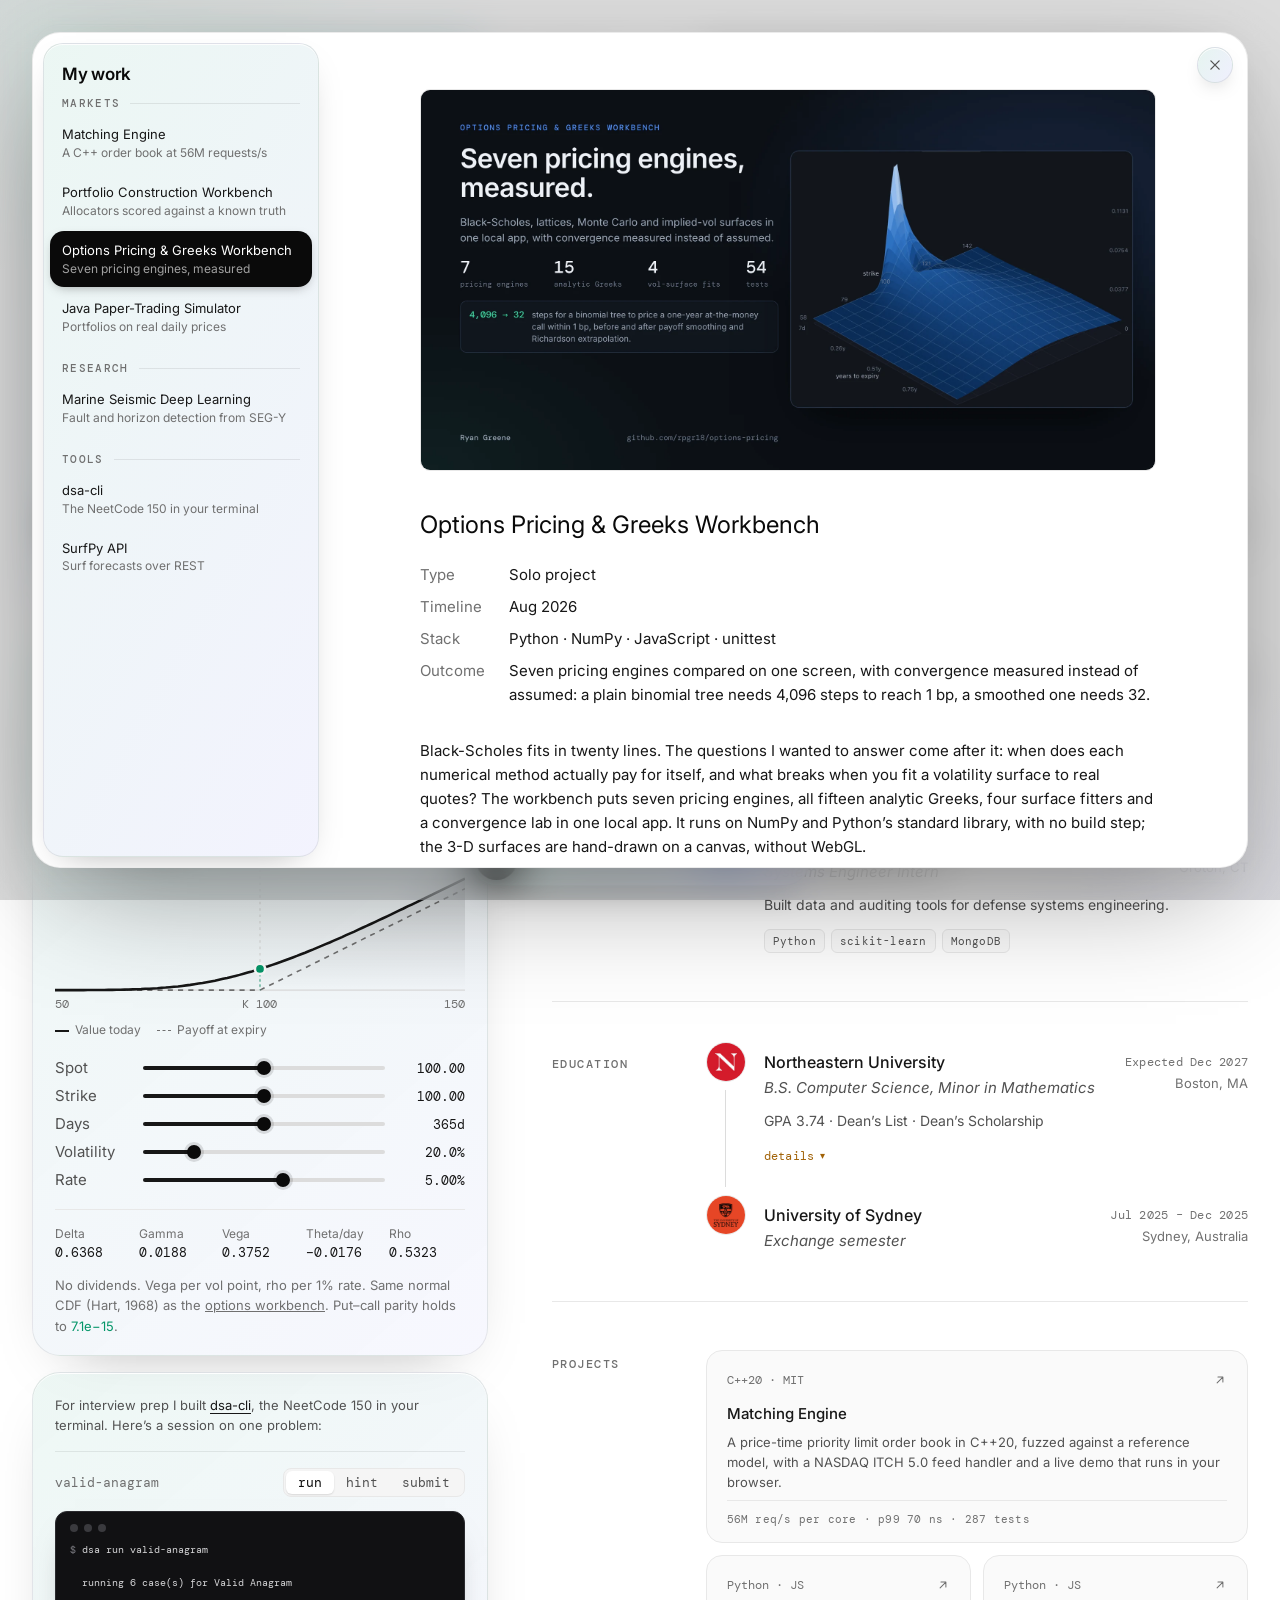
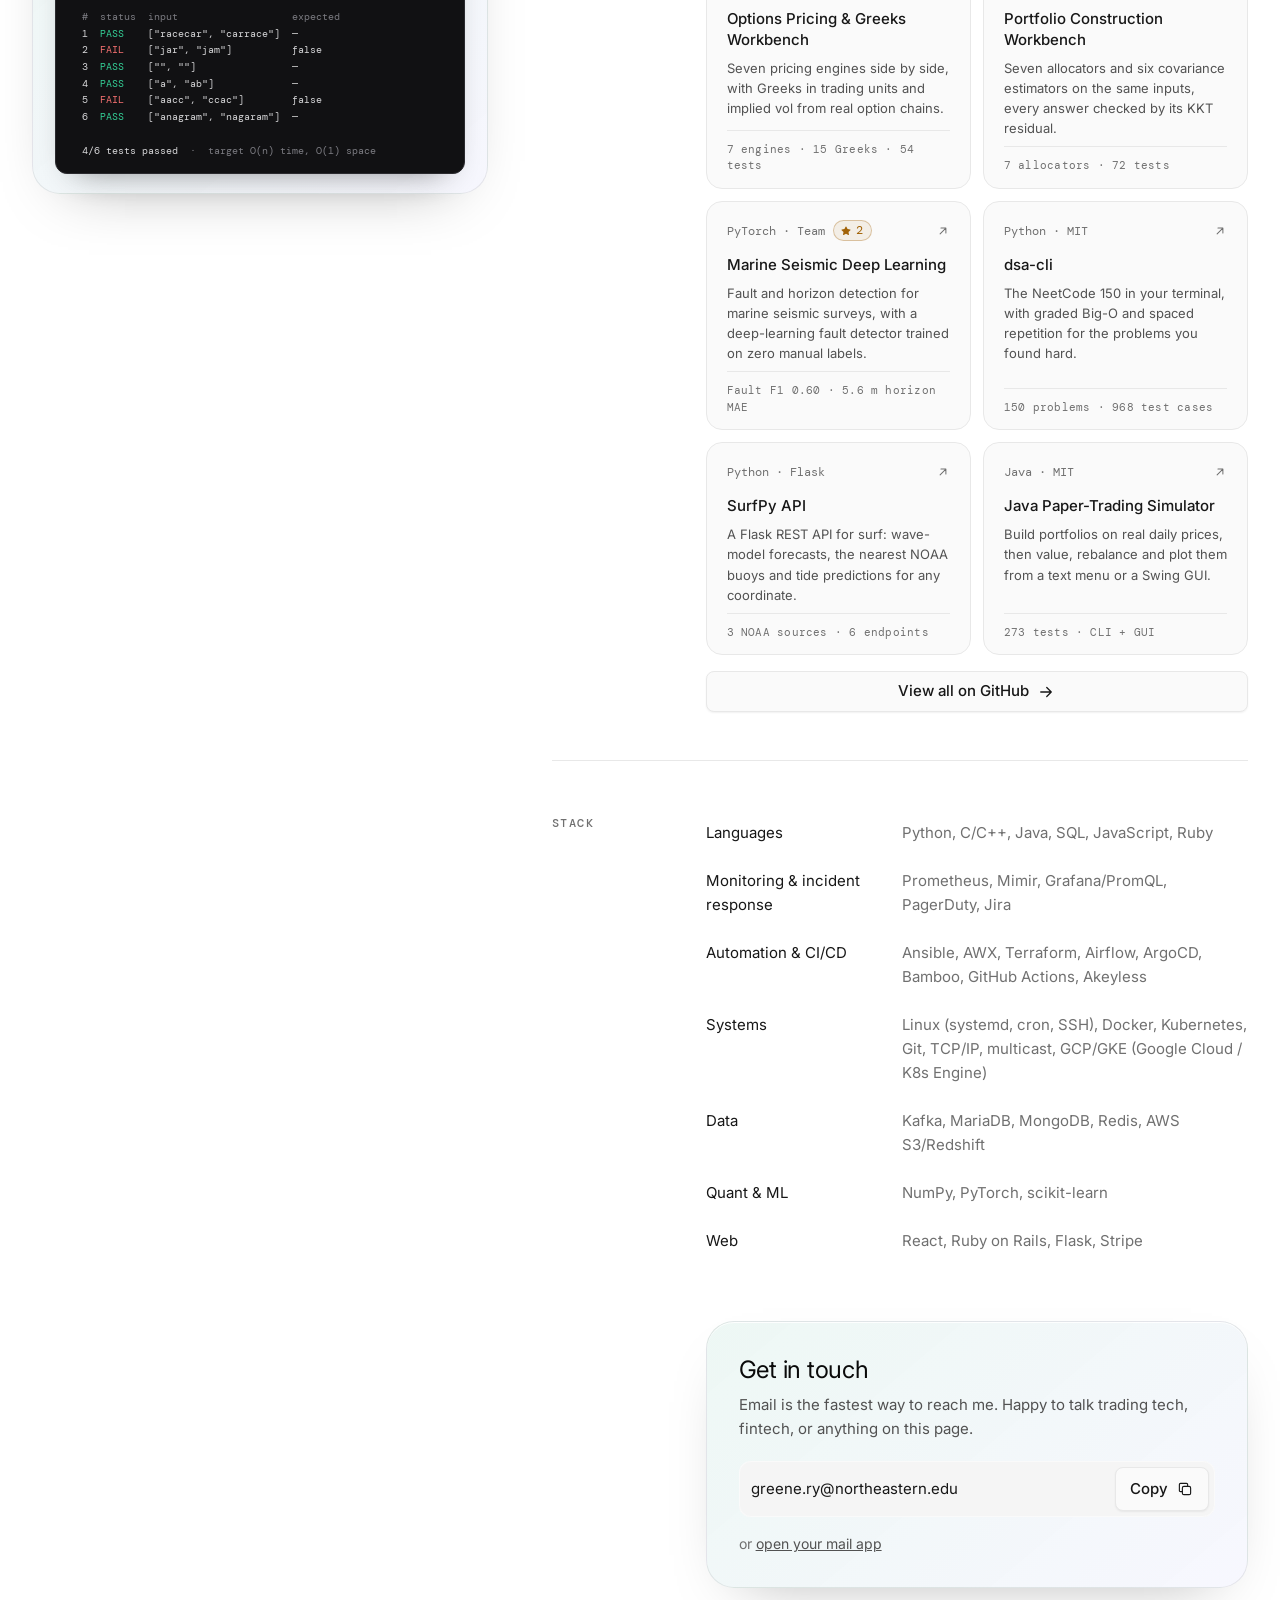
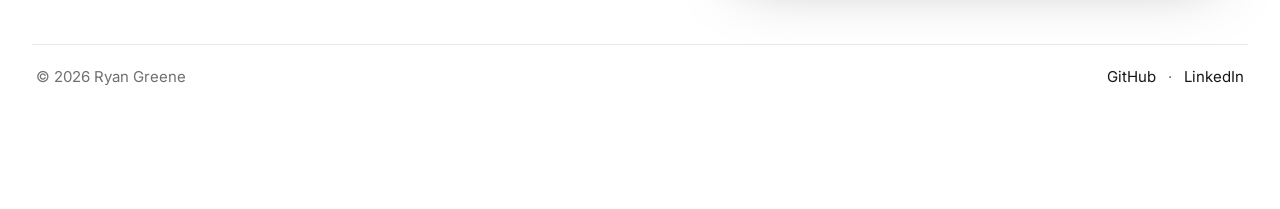
<file: work/options-pricing.html>
<!doctype html>
<html lang="en">
<head>
  <meta charset="utf-8">
  <meta name="viewport" content="width=device-width, initial-scale=1">
  <title>Options Pricing & Greeks Workbench — Ryan Greene</title>
  <meta name="description" content="An options pricing workbench: seven engines, fifteen analytic Greeks, volatility-surface fitting and a convergence lab that measures its own error.">
  <meta name="color-scheme" content="light dark">
  <meta name="theme-color" content="#ffffff">
  <link rel="icon" href="../favicon.ico" sizes="32x32">
  <link rel="icon" href="../favicon.svg" type="image/svg+xml">
  <link rel="apple-touch-icon" href="../apple-touch-icon.png">
  <link rel="preconnect" href="https://fonts.googleapis.com">
  <link rel="preconnect" href="https://fonts.gstatic.com" crossorigin>
  <link rel="stylesheet" href="https://fonts.googleapis.com/css2?family=DM+Mono:wght@400;500&family=Inter:wght@400;500&display=swap">
  <link rel="stylesheet" href="../assets/site.css?v=06b25a76">
  <script>
    // Runs before first paint: mark JS as available and apply a saved dark theme without a flash of white
    document.documentElement.classList.add('js');
    try { if (localStorage.getItem('theme') === 'dark') document.documentElement.dataset.theme = 'dark'; } catch (e) {}
    // Arriving from another project page: skip the fade-ins (site.css), the page cross-fades instead
    if (location.pathname.includes('/work/') && document.referrer.startsWith(location.origin) && document.referrer.includes('/work/') && document.referrer !== location.href) document.documentElement.classList.add('nav-internal');
    // Wide screens show projects as a sheet over the home page instead (site.js); ?page keeps this one
    if (matchMedia('(min-width: 75rem)').matches && !location.search) location.replace('../#work/' + location.pathname.split('/').pop().replace(/\.html$/, ''));
  </script>
</head>
<body data-page="work">
  <a class="skip-link" href="#main">Skip to content</a>

  <!-- Icons, defined once per page -->
  <svg width="0" height="0" style="position:absolute" aria-hidden="true">
    <defs>
      <symbol id="i-home" viewBox="0 0 24 24"><path d="M4 10.4 12 4l8 6.4V19a1 1 0 0 1-1 1h-4.25v-5.5h-5.5V20H5a1 1 0 0 1-1-1Z" fill="none" stroke="currentColor" stroke-width="1.5" stroke-linejoin="round"/></symbol>
      <symbol id="i-grid" viewBox="0 0 24 24"><g fill="none" stroke="currentColor" stroke-width="1.5"><rect x="4" y="4" width="7" height="7" rx="1.75"/><rect x="13" y="4" width="7" height="7" rx="1.75"/><rect x="4" y="13" width="7" height="7" rx="1.75"/><rect x="13" y="13" width="7" height="7" rx="1.75"/></g></symbol>
      <symbol id="i-chart" viewBox="0 0 24 24"><g fill="none" stroke="currentColor" stroke-width="1.5" stroke-linecap="round" stroke-linejoin="round"><path d="M4 19.5h16"/><path d="m4.5 15.5 4.5-5 3.5 3 7-8"/></g></symbol>
      <symbol id="i-briefcase" viewBox="0 0 24 24"><g fill="none" stroke="currentColor" stroke-width="1.5" stroke-linejoin="round"><rect x="3.5" y="7.5" width="17" height="12" rx="2.5"/><path d="M9 7.5V6a2 2 0 0 1 2-2h2a2 2 0 0 1 2 2v1.5M3.5 12.5h17"/></g></symbol>
      <symbol id="i-layers" viewBox="0 0 24 24"><g fill="none" stroke="currentColor" stroke-width="1.5" stroke-linejoin="round" stroke-linecap="round"><path d="m12 4 8 4.5-8 4.5-8-4.5Z"/><path d="m4 12.5 8 4.5 8-4.5"/><path d="m4 16.5 8 4.5 8-4.5"/></g></symbol>
      <symbol id="i-mail" viewBox="0 0 24 24"><g fill="none" stroke="currentColor" stroke-width="1.5" stroke-linejoin="round"><rect x="3.5" y="5.5" width="17" height="13" rx="2.5"/><path d="m4.5 7.5 7.5 5.5 7.5-5.5"/></g></symbol>
      <symbol id="i-copy" viewBox="0 0 24 24"><g fill="none" stroke="currentColor" stroke-width="1.5" stroke-linejoin="round"><rect x="8.5" y="8.5" width="11" height="11" rx="2"/><path d="M15.5 8.5V6a1.5 1.5 0 0 0-1.5-1.5H6A1.5 1.5 0 0 0 4.5 6v8A1.5 1.5 0 0 0 6 15.5h2.5"/></g></symbol>
      <symbol id="i-arrow" viewBox="0 0 24 24"><path d="M5 12h14m-6-6 6 6-6 6" fill="none" stroke="currentColor" stroke-width="1.75" stroke-linecap="round" stroke-linejoin="round"/></symbol>
      <symbol id="i-chevron" viewBox="0 0 24 24"><path d="m9 6 6 6-6 6" fill="none" stroke="currentColor" stroke-width="2" stroke-linecap="round" stroke-linejoin="round"/></symbol>
      <symbol id="i-github" viewBox="0 0 24 24"><path fill="currentColor" d="M12 .297c-6.63 0-12 5.373-12 12 0 5.303 3.438 9.8 8.205 11.385.6.113.82-.258.82-.577 0-.285-.01-1.04-.015-2.04-3.338.724-4.042-1.61-4.042-1.61C4.422 18.07 3.633 17.7 3.633 17.7c-1.087-.744.084-.729.084-.729 1.205.084 1.838 1.236 1.838 1.236 1.07 1.835 2.809 1.305 3.495.998.108-.776.417-1.305.76-1.605-2.665-.3-5.466-1.332-5.466-5.93 0-1.31.465-2.38 1.235-3.22-.135-.303-.54-1.523.105-3.176 0 0 1.005-.322 3.3 1.23.96-.267 1.98-.399 3-.405 1.02.006 2.04.138 3 .405 2.28-1.552 3.285-1.23 3.285-1.23.645 1.653.24 2.873.12 3.176.765.84 1.23 1.91 1.23 3.22 0 4.61-2.805 5.625-5.475 5.92.42.36.81 1.096.81 2.22 0 1.606-.015 2.896-.015 3.286 0 .315.21.69.825.57C20.565 22.092 24 17.592 24 12.297c0-6.627-5.373-12-12-12"/></symbol>
      <symbol id="i-linkedin" viewBox="0 0 24 24"><path fill="currentColor" d="M20.447 20.452h-3.554v-5.569c0-1.328-.027-3.037-1.852-3.037-1.853 0-2.136 1.445-2.136 2.939v5.667H9.351V9h3.414v1.561h.046c.477-.9 1.637-1.85 3.37-1.85 3.601 0 4.267 2.37 4.267 5.455v6.286zM5.337 7.433a2.062 2.062 0 1 1 0-4.125 2.062 2.062 0 0 1 0 4.125zM7.119 20.452H3.555V9h3.564v11.452zM22.225 0H1.771C.792 0 0 .774 0 1.729v20.542C0 23.227.792 24 1.771 24h20.451C23.2 24 24 23.227 24 22.271V1.729C24 .774 23.2 0 22.222 0h.003z"/></symbol>
      <symbol id="i-terminal" viewBox="0 0 24 24"><path d="m5 7 5 5-5 5M12.5 17H19" fill="none" stroke="currentColor" stroke-width="2.25" stroke-linecap="round" stroke-linejoin="round"/></symbol>
      <symbol id="i-pie" viewBox="0 0 24 24"><g fill="none" stroke="currentColor" stroke-width="2.25" stroke-linejoin="round"><path d="M12 3a9 9 0 1 0 9 9h-9Z"/><path d="M15 3.5A9 9 0 0 1 20.5 9H15Z"/></g></symbol>
      <symbol id="i-wave" viewBox="0 0 24 24"><path d="M2.5 9c2.4-3 4.3-3 6.5 0s4.1 3 6.5 0 4.3-3 6.5 0M2.5 15.5c2.4-3 4.3-3 6.5 0s4.1 3 6.5 0 4.3-3 6.5 0" fill="none" stroke="currentColor" stroke-width="2" stroke-linecap="round"/></symbol>
      <symbol id="i-moon" viewBox="0 0 24 24"><path d="M19.5 14.6A7.5 7.5 0 0 1 9.4 4.5a7.5 7.5 0 1 0 10.1 10.1Z" fill="none" stroke="currentColor" stroke-width="1.5" stroke-linejoin="round"/></symbol>
      <symbol id="i-sun" viewBox="0 0 24 24"><g fill="none" stroke="currentColor" stroke-width="1.5" stroke-linecap="round"><circle cx="12" cy="12" r="4"/><path d="M12 2.5v2M12 19.5v2M5.3 5.3l1.4 1.4M17.3 17.3l1.4 1.4M2.5 12h2M19.5 12h2M5.3 18.7l1.4-1.4M17.3 6.7l1.4-1.4"/></g></symbol>
    </defs>
  </svg>

  <!-- Nav: number keys 1–6 jump to each section -->
  <nav class="nav" aria-label="Sections" style="--active: 3">
    <ul>
      <li><a class="nav-link" href="../index.html" data-key="1" aria-label="Home"><svg aria-hidden="true"><use href="#i-home"/></svg><span class="tip" aria-hidden="true">Home <kbd>1</kbd></span></a></li>
      <li><a class="nav-link" href="../index.html#pricer" data-key="2" aria-label="Option pricer"><svg aria-hidden="true"><use href="#i-chart"/></svg><span class="tip" aria-hidden="true">Pricer <kbd>2</kbd></span></a></li>
      <li><a class="nav-link" href="../index.html#experience" data-key="3" aria-label="Experience"><svg aria-hidden="true"><use href="#i-briefcase"/></svg><span class="tip" aria-hidden="true">Experience <kbd>3</kbd></span></a></li>
      <li><a class="nav-link" href="../index.html#projects" data-key="4" aria-label="Projects" aria-current="true"><svg aria-hidden="true"><use href="#i-grid"/></svg><span class="tip" aria-hidden="true">Projects <kbd>4</kbd></span></a></li>
      <li><a class="nav-link" href="../index.html#stack" data-key="5" aria-label="Stack"><svg aria-hidden="true"><use href="#i-layers"/></svg><span class="tip" aria-hidden="true">Stack <kbd>5</kbd></span></a></li>
      <li><a class="nav-link" href="../index.html#contact" data-key="6" aria-label="Contact"><svg aria-hidden="true"><use href="#i-mail"/></svg><span class="tip" aria-hidden="true">Contact <kbd>6</kbd></span></a></li>
      <li class="nav-sep" aria-hidden="true"></li>
      <li><button class="nav-link theme-toggle" type="button" aria-label="Switch to dark theme"><svg class="i-moon" aria-hidden="true"><use href="#i-moon"/></svg><svg class="i-sun" aria-hidden="true"><use href="#i-sun"/></svg><span class="tip" aria-hidden="true">Theme <kbd>T</kbd></span></button></li>
    </ul>
  </nav>

  <div class="page work-layout">
    <aside class="work-list" aria-labelledby="wl-heading">
      <h2 class="wl-title" id="wl-heading">My work</h2>
      <div class="wl-groups">
        <h3 class="wl-group" id="wl-markets">Markets</h3>
        <ul class="wl-items" aria-labelledby="wl-markets">
          <li><a class="wl-item" href="matching-engine.html"><span class="wl-name">Matching Engine</span><span class="wl-sub">A C++ order book at 56M requests/s</span></a></li>
          <li><a class="wl-item" href="portfolio-optimizer.html"><span class="wl-name">Portfolio Construction Workbench</span><span class="wl-sub">Allocators scored against a known truth</span></a></li>
          <li><span class="wl-shade" aria-hidden="true"></span><a class="wl-item" href="options-pricing.html" aria-current="page"><span class="wl-name">Options Pricing &amp; Greeks Workbench</span><span class="wl-sub">Seven pricing engines, measured</span></a></li>
          <li><a class="wl-item" href="papertrade-sim.html"><span class="wl-name">Java Paper-Trading Simulator</span><span class="wl-sub">Portfolios on real daily prices</span></a></li>
        </ul>
        <h3 class="wl-group" id="wl-research">Research</h3>
        <ul class="wl-items" aria-labelledby="wl-research">
          <li><a class="wl-item" href="marine-seismic.html"><span class="wl-name">Marine Seismic Deep Learning</span><span class="wl-sub">Fault and horizon detection from SEG-Y</span></a></li>
        </ul>
        <h3 class="wl-group" id="wl-tools">Tools</h3>
        <ul class="wl-items" aria-labelledby="wl-tools">
          <li><a class="wl-item" href="dsa-cli.html"><span class="wl-name">dsa-cli</span><span class="wl-sub">The NeetCode 150 in your terminal</span></a></li>
          <li><a class="wl-item" href="surfpy-api.html"><span class="wl-name">SurfPy API</span><span class="wl-sub">Surf forecasts over REST</span></a></li>
        </ul>
      </div>
    </aside>

    <div class="work-main">
      <main class="article" id="main" tabindex="-1">
        <a class="back" href="../index.html#projects"><svg aria-hidden="true"><use href="#i-arrow"/></svg>Projects</a>
        <article>
          <img class="visual cover cover--framed" src="../img/options/cover.webp" alt="Cover for the Options Pricing &amp; Greeks Workbench: “Seven pricing engines, measured.” 7 pricing engines, 15 analytic Greeks, 4 vol-surface fits and 54 tests, beside the app’s 3-D gamma surface" width="2000" height="1045">
          <h1>Options Pricing &amp; Greeks Workbench</h1>
          <dl class="facts">
            <div><dt>Type</dt><dd>Solo project</dd></div>
            <div><dt>Timeline</dt><dd>Aug 2026</dd></div>
            <div><dt>Stack</dt><dd>Python · NumPy · JavaScript · unittest</dd></div>
            <div><dt>Outcome</dt><dd>Seven pricing engines compared on one screen, with convergence measured instead of assumed: a plain binomial tree needs 4,096 steps to reach 1 bp, a smoothed one needs 32.</dd></div>
          </dl>
          <div class="prose">
          <p>Black-Scholes fits in twenty lines. The questions I wanted to answer come after it: when does each numerical method actually pay for itself, and what breaks when you fit a volatility surface to real quotes? The workbench puts seven pricing engines, all fifteen analytic Greeks, four surface fitters and a convergence lab in one local app. It runs on NumPy and Python’s standard library, with no build step; the 3-D surfaces are hand-drawn on a canvas, without WebGL.</p>

          <h2>Measuring convergence</h2>
          <p>Every engine prices the same contract while its step or path count grows, and the lab fits the observed convergence order and the wall-clock cost of reaching a target accuracy. For a one-year at-the-money call, a Cox-Ross-Rubinstein tree needs 4,096 steps to get within a basis point. The same tree with payoff smoothing and Richardson extrapolation needs 32, and Leisen-Reimer needs 33 with no refinements at all. Plain Monte Carlo doesn’t get there inside a million paths; randomized-Halton quasi-Monte Carlo does it in about 65,000.</p>
          <p>Variance reduction is measured the same way, against plain Monte Carlo with the same number of payoff evaluations: antithetic sampling is 1.7× more efficient, a control variate 6.1×, both together 24.7×, and adding randomized-Halton QMC 5,410×.</p>

          <h2>From quotes to a volatility surface</h2>
          <p>Each quote in a chain is inverted from its bid/ask mid back to implied volatility with a guarded Newton solver; on the synthetic chain, 306 of 306 quotes invert. Four interpolators are then fitted to the same quotes and scored in-sample, on held-out strikes and against the known true surface, with butterfly and calendar arbitrage checks for each.</p>
          <div class="table-wrap" tabindex="0" role="region" aria-label="Volatility surface interpolator comparison">
            <table class="data-table">
              <thead><tr><th>Interpolator</th><th class="num">In-sample</th><th class="num">Held out</th><th class="num">vs. truth</th><th>Arbitrage-free</th></tr></thead>
              <tbody>
                <tr><td>Raw SVI</td><td class="num">0.46</td><td class="num">0.61</td><td class="num">0.28</td><td>No</td></tr>
                <tr><td>SSVI</td><td class="num">1.02</td><td class="num">0.80</td><td class="num">0.84</td><td>Yes</td></tr>
                <tr class="hl"><td>Cubic spline</td><td class="num">0.01</td><td class="num">1.01</td><td class="num">0.55</td><td>No</td></tr>
                <tr><td>Thin-plate RBF</td><td class="num">0.12</td><td class="num">0.86</td><td class="num">0.50</td><td>No</td></tr>
              </tbody>
            </table>
            <p class="caption">RMSE in volatility points, 152 synthetic quotes across 10 expiries.</p>
          </div>
          <p>The cubic spline is a hundred times better than raw SVI in-sample and the worst of the four on held-out strikes. In-sample error isn’t a measure of quality, so the app always shows both.</p>

          <h2>How it’s tested</h2>
          <p>54 tests, mostly relationships rather than golden numbers: put-call parity, every analytic Greek against a finite difference of the price, independent engines against each other, and densities that must integrate to one. The American put at S = K = 100, T = 1, r = 5%, σ = 20% has to match the literature value of 6.0903.</p>

          <h2>Limits</h2>
          <p>Volatility is one input per contract; there’s no local- or stochastic-volatility model. American exercise assumes a continuous dividend yield, and the live chain fetch uses an undocumented endpoint, so it’s a demo rather than a data pipeline.</p>

          <h2>A tour of the app</h2>
          <figure>
            <img src="../img/options/01-pricer.webp" alt="The Pricer tab: contract inputs on the left, a call priced at $11.3796, and the same contract priced by six engines with each one’s error in basis points, above the analytic Greeks" width="1600" height="1000" loading="lazy">
            <figcaption>One contract, every engine. The Pricer runs the same option through Black-Scholes, binomial and trinomial trees, Monte Carlo and quasi-Monte Carlo, and shows each one’s error in basis points against the closed-form price.</figcaption>
          </figure>
          <figure>
            <img src="../img/options/02-greeks-lab.webp" alt="The Greeks Lab tab: a 3-D surface of gamma over strike and time to expiry that rises into a sharp ridge at the strike near expiry" width="1600" height="1000" loading="lazy">
            <figcaption>Gamma as a 3-D surface over strike and time to expiry. The ridge at the strike sharpens as expiry approaches, which is what makes short-dated at-the-money options expensive to hedge.</figcaption>
          </figure>
          <figure>
            <img src="../img/options/03-vol-surface.webp" alt="The Vol Surface tab: an implied-volatility surface fitted to 152 quotes across 10 expiries, an arbitrage warning, fit-quality scores and a per-expiry parameter table" width="1600" height="1000" loading="lazy">
            <figcaption>Fitting an implied-volatility surface to 152 quotes. Fitting each expiry on its own looks good slice by slice, and the app flags when those separate fits add up to a surface that allows arbitrage.</figcaption>
          </figure>
          <figure>
            <img src="../img/options/04-convergence.webp" alt="The Convergence tab: a log-log chart of pricing error against step count for four lattice methods, each a straight line, with a results table" width="1600" height="1000" loading="lazy">
            <figcaption>Convergence measured, not assumed. On log-log axes each lattice method’s error falls along a straight line, and its slope is the convergence rate: about 1 for a plain binomial tree, about 2 for Leisen-Reimer.</figcaption>
          </figure>
          <figure>
            <img src="../img/options/05-option-chain.webp" alt="The Option Chain tab: a synthetic chain of 306 contracts, all converted back to implied volatility, and a chart of implied volatility by strike for calls and puts" width="1600" height="1000" loading="lazy">
            <figcaption>A synthetic chain of 306 options built from a known volatility surface, with every price converted back to implied volatility. Because the true surface is known, each fitting method can be scored against the truth, not just the quotes.</figcaption>
          </figure>
          <figure>
            <img src="../img/options/06-strategy.webp" alt="The Strategy tab: an iron condor with puts at 90 and 95 and calls at 105 and 110, its maximum profit, maximum loss, breakevens, Greeks and a profit-and-loss chart" width="1600" height="1000" loading="lazy">
            <figcaption>An iron condor, broken down: $3.66 maximum profit, $1.34 maximum loss, breakevens at 91.34 and 108.66, plus the position’s Greeks and its profit and loss at expiry and before.</figcaption>
          </figure>
          <h2>References</h2>
          <h3>Pricing models</h3>
          <ol class="refs">
            <li>Black, F. &amp; Scholes, M. (1973). The pricing of options and corporate liabilities. <em>Journal of Political Economy</em>, 81(3), 637–654. <a href="https://doi.org/10.1086/260062" target="_blank" rel="noopener">doi.org/10.1086/260062</a></li>
            <li>Merton, R. C. (1973). Theory of rational option pricing. <em>The Bell Journal of Economics and Management Science</em>, 4(1), 141–183. <a href="https://doi.org/10.2307/3003143" target="_blank" rel="noopener">doi.org/10.2307/3003143</a></li>
            <li>Black, F. (1976). The pricing of commodity contracts. <em>Journal of Financial Economics</em>, 3(1–2), 167–179. <a href="https://doi.org/10.1016/0304-405X(76)90024-6" target="_blank" rel="noopener">doi.org/10.1016/0304-405X(76)90024-6</a></li>
            <li>Garman, M. B. &amp; Kohlhagen, S. W. (1983). Foreign currency option values. <em>Journal of International Money and Finance</em>, 2(3), 231–237. <a href="https://doi.org/10.1016/S0261-5606(83)80001-1" target="_blank" rel="noopener">doi.org/10.1016/S0261-5606(83)80001-1</a></li>
            <li>Hart, J. F. et al. (1968). <em>Computer Approximations</em>. Wiley (the normal CDF).</li>
          </ol>
          <h3>Lattices</h3>
          <ol class="refs" start="6">
            <li>Cox, J. C., Ross, S. A. &amp; Rubinstein, M. (1979). Option pricing: a simplified approach. <em>Journal of Financial Economics</em>, 7(3), 229–263. <a href="https://doi.org/10.1016/0304-405X(79)90015-1" target="_blank" rel="noopener">doi.org/10.1016/0304-405X(79)90015-1</a></li>
            <li>Jarrow, R. &amp; Rudd, A. (1983). <em>Option Pricing</em>. Irwin.</li>
            <li>Tian, Y. (1993). A modified lattice approach to option pricing. <em>Journal of Futures Markets</em>, 13(5), 563–577. <a href="https://doi.org/10.1002/fut.3990130509" target="_blank" rel="noopener">doi.org/10.1002/fut.3990130509</a></li>
            <li>Leisen, D. P. J. &amp; Reimer, M. (1996). Binomial models for option valuation: examining and improving convergence. <em>Applied Mathematical Finance</em>, 3(4), 319–346. <a href="https://doi.org/10.1080/13504869600000015" target="_blank" rel="noopener">doi.org/10.1080/13504869600000015</a></li>
            <li>Peizer, D. B. &amp; Pratt, J. W. (1968). A normal approximation for binomial, F, beta, and other common, related tail probabilities, I. <em>Journal of the American Statistical Association</em>, 63(324), 1416–1456. <a href="https://doi.org/10.1080/01621459.1968.10480938" target="_blank" rel="noopener">doi.org/10.1080/01621459.1968.10480938</a></li>
            <li>Boyle, P. P. (1986). Option valuation using a three-jump process. <em>International Options Journal</em>, 3, 7–12.</li>
            <li>Broadie, M. &amp; Detemple, J. (1996). American option valuation: new bounds, approximations, and a comparison of existing methods. <em>The Review of Financial Studies</em>, 9(4), 1211–1250. <a href="https://doi.org/10.1093/rfs/9.4.1211" target="_blank" rel="noopener">doi.org/10.1093/rfs/9.4.1211</a></li>
          </ol>
          <h3>Monte Carlo</h3>
          <ol class="refs" start="13">
            <li>Boyle, P. P. (1977). Options: a Monte Carlo approach. <em>Journal of Financial Economics</em>, 4(3), 323–338. <a href="https://doi.org/10.1016/0304-405X(77)90005-8" target="_blank" rel="noopener">doi.org/10.1016/0304-405X(77)90005-8</a></li>
            <li>Glasserman, P. (2003). <em>Monte Carlo Methods in Financial Engineering</em>. Springer. <a href="https://doi.org/10.1007/978-0-387-21617-1" target="_blank" rel="noopener">doi.org/10.1007/978-0-387-21617-1</a></li>
            <li>Broadie, M. &amp; Glasserman, P. (1996). Estimating security price derivatives using simulation. <em>Management Science</em>, 42(2), 269–285. <a href="https://doi.org/10.1287/mnsc.42.2.269" target="_blank" rel="noopener">doi.org/10.1287/mnsc.42.2.269</a></li>
            <li>Halton, J. H. (1960). On the efficiency of certain quasi-random sequences of points in evaluating multi-dimensional integrals. <em>Numerische Mathematik</em>, 2(1), 84–90. <a href="https://doi.org/10.1007/BF01386213" target="_blank" rel="noopener">doi.org/10.1007/BF01386213</a></li>
            <li>Cranley, R. &amp; Patterson, T. N. L. (1976). Randomization of number theoretic methods for multiple integration. <em>SIAM Journal on Numerical Analysis</em>, 13(6), 904–914. <a href="https://doi.org/10.1137/0713071" target="_blank" rel="noopener">doi.org/10.1137/0713071</a></li>
            <li>Longstaff, F. A. &amp; Schwartz, E. S. (2001). Valuing American options by simulation: a simple least-squares approach. <em>The Review of Financial Studies</em>, 14(1), 113–147. <a href="https://doi.org/10.1093/rfs/14.1.113" target="_blank" rel="noopener">doi.org/10.1093/rfs/14.1.113</a></li>
          </ol>
          <h3>Implied volatility and surfaces</h3>
          <ol class="refs" start="19">
            <li>Corrado, C. J. &amp; Miller, T. W. (1996). A note on a simple, accurate formula to compute implied standard deviations. <em>Journal of Banking &amp; Finance</em>, 20(3), 595–603. <a href="https://doi.org/10.1016/0378-4266(95)00014-3" target="_blank" rel="noopener">doi.org/10.1016/0378-4266(95)00014-3</a></li>
            <li>Gatheral, J. (2006). <em>The Volatility Surface: A Practitioner’s Guide</em>. Wiley. <a href="https://doi.org/10.1002/9781119202073" target="_blank" rel="noopener">doi.org/10.1002/9781119202073</a></li>
            <li>De Marco, S. &amp; Martini, C. (2009). Quasi-explicit calibration of Gatheral’s SVI model. <em>Zeliade Systems white paper</em>.</li>
            <li>Gatheral, J. &amp; Jacquier, A. (2014). Arbitrage-free SVI volatility surfaces. <em>Quantitative Finance</em>, 14(1), 59–71. <a href="https://doi.org/10.1080/14697688.2013.819986" target="_blank" rel="noopener">doi.org/10.1080/14697688.2013.819986</a></li>
            <li>Durrleman, V. (2010). From implied to spot volatilities. <em>Finance and Stochastics</em>, 14(2), 157–177. <a href="https://doi.org/10.1007/s00780-009-0112-1" target="_blank" rel="noopener">doi.org/10.1007/s00780-009-0112-1</a></li>
            <li>Breeden, D. T. &amp; Litzenberger, R. H. (1978). Prices of state-contingent claims implicit in option prices. <em>The Journal of Business</em>, 51(4), 621–651. <a href="https://doi.org/10.1086/296025" target="_blank" rel="noopener">doi.org/10.1086/296025</a></li>
          </ol>
          <h3>Data</h3>
          <ol class="refs" start="25">
            <li>Yahoo Finance. <em>Delayed option-chain quotes.</em> <a href="https://finance.yahoo.com/" target="_blank" rel="noopener">finance.yahoo.com</a></li>
          </ol>
          </div>
          <div class="article-links">
            <a class="btn btn-secondary" href="https://github.com/rpgr18/options-pricing" target="_blank" rel="noopener">Code on GitHub <svg aria-hidden="true"><use href="#i-arrow"/></svg></a>
            <a class="btn btn-secondary" href="https://github.com/rpgr18/options-pricing#the-engines" target="_blank" rel="noopener">How the engines work <svg aria-hidden="true"><use href="#i-arrow"/></svg></a>
          </div>
        </article>
        <nav class="more" aria-labelledby="more-heading">
          <h2 class="wl-title" id="more-heading">Up next</h2>
          <ul class="wl-items">
            <li><a class="wl-item" href="papertrade-sim.html"><span class="wl-name">Java Paper-Trading Simulator</span><span class="wl-sub">Portfolios on real daily prices</span><svg aria-hidden="true"><use href="#i-chevron"/></svg></a></li>
            <li><a class="wl-item" href="marine-seismic.html"><span class="wl-name">Marine Seismic Deep Learning</span><span class="wl-sub">Fault and horizon detection from SEG-Y</span><svg aria-hidden="true"><use href="#i-chevron"/></svg></a></li>
            <li><a class="wl-item" href="dsa-cli.html"><span class="wl-name">dsa-cli</span><span class="wl-sub">The NeetCode 150 in your terminal</span><svg aria-hidden="true"><use href="#i-chevron"/></svg></a></li>
            <li><a class="wl-item" href="surfpy-api.html"><span class="wl-name">SurfPy API</span><span class="wl-sub">Surf forecasts over REST</span><svg aria-hidden="true"><use href="#i-chevron"/></svg></a></li>
            <li><a class="wl-item" href="matching-engine.html"><span class="wl-name">Matching Engine</span><span class="wl-sub">A C++ order book at 56M requests/s</span><svg aria-hidden="true"><use href="#i-chevron"/></svg></a></li>
            <li><a class="wl-item" href="portfolio-optimizer.html"><span class="wl-name">Portfolio Construction Workbench</span><span class="wl-sub">Allocators scored against a known truth</span><svg aria-hidden="true"><use href="#i-chevron"/></svg></a></li>
          </ul>
        </nav>
      </main>
      <footer class="site-foot">
        <p>© 2026 Ryan Greene</p>
        <nav aria-label="Elsewhere">
          <a href="https://github.com/rpgr18" target="_blank" rel="noopener">GitHub</a>
          <span aria-hidden="true">·</span>
          <a href="https://www.linkedin.com/in/rpgr18/" target="_blank" rel="noopener">LinkedIn</a>
        </nav>
      </footer>
    </div>
  </div>

  <script src="../assets/site.js?v=06b25a76"></script>
</body>
</html>
</file>
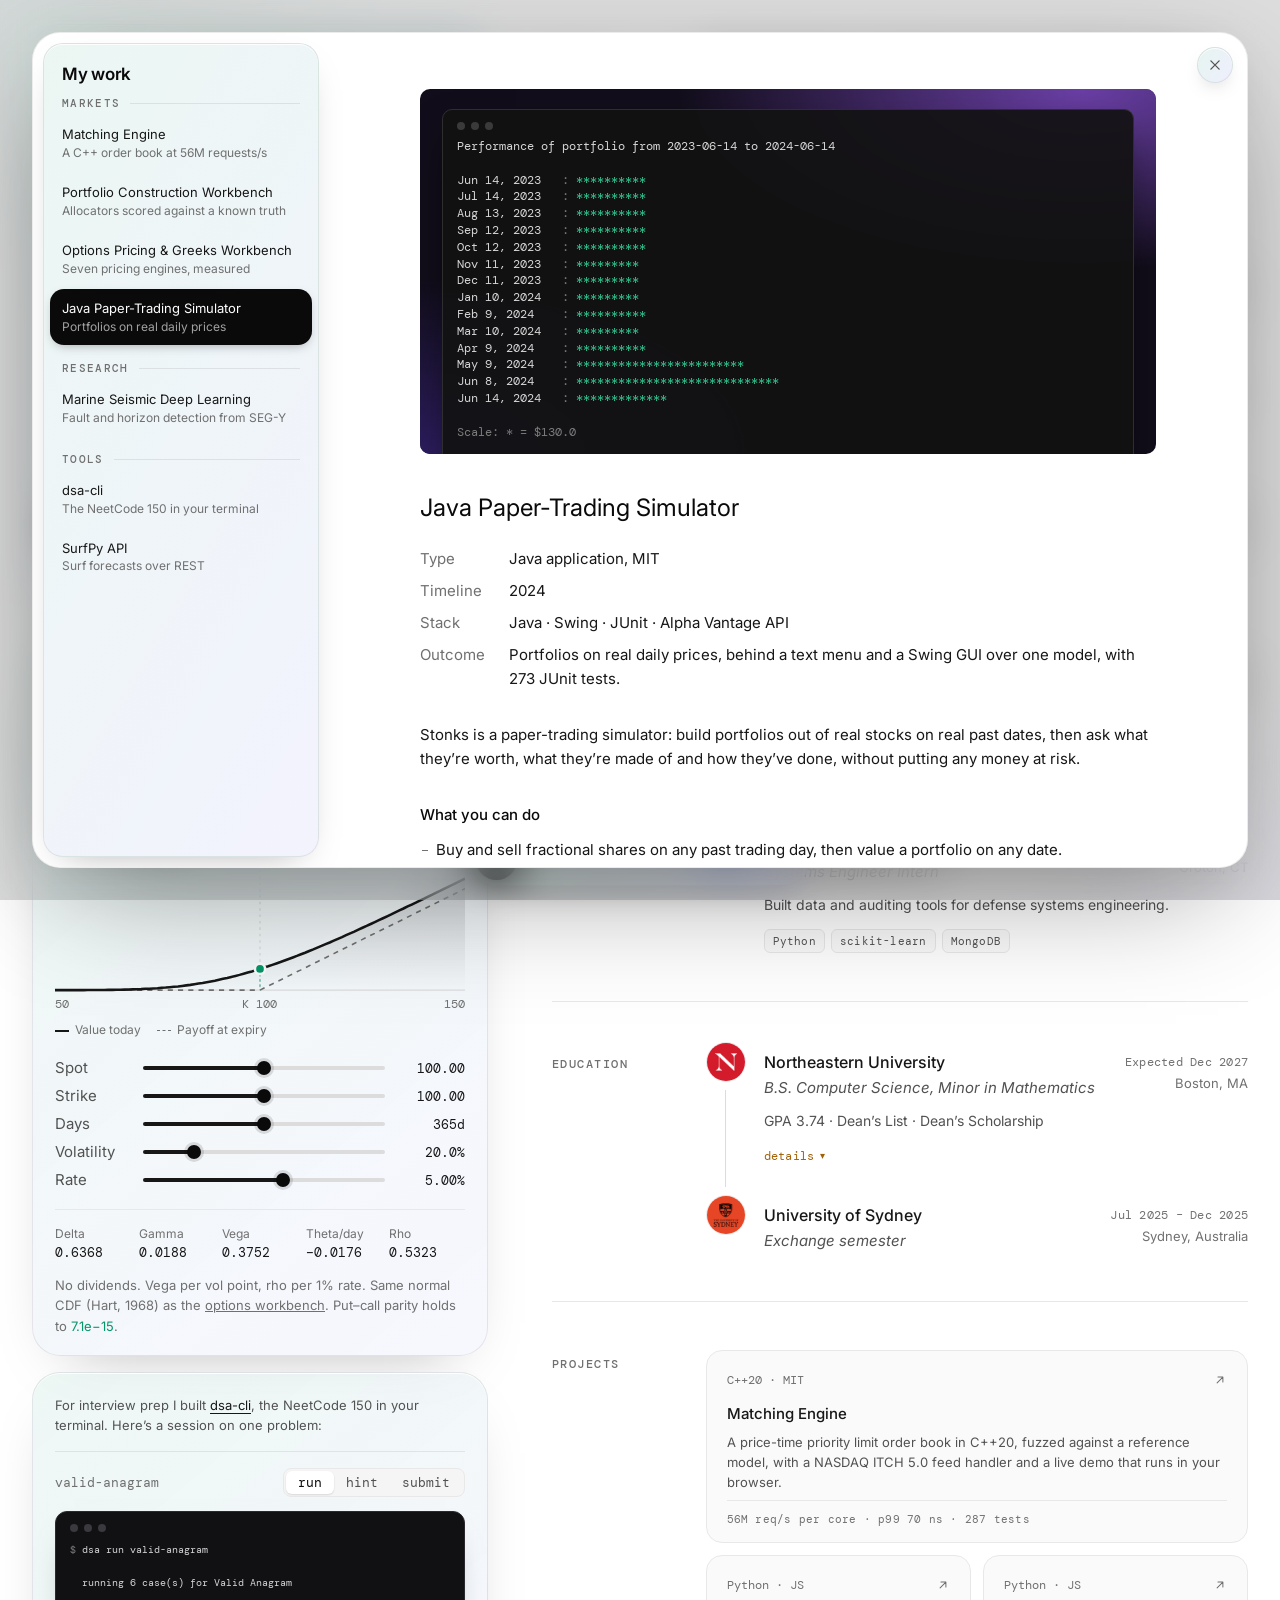
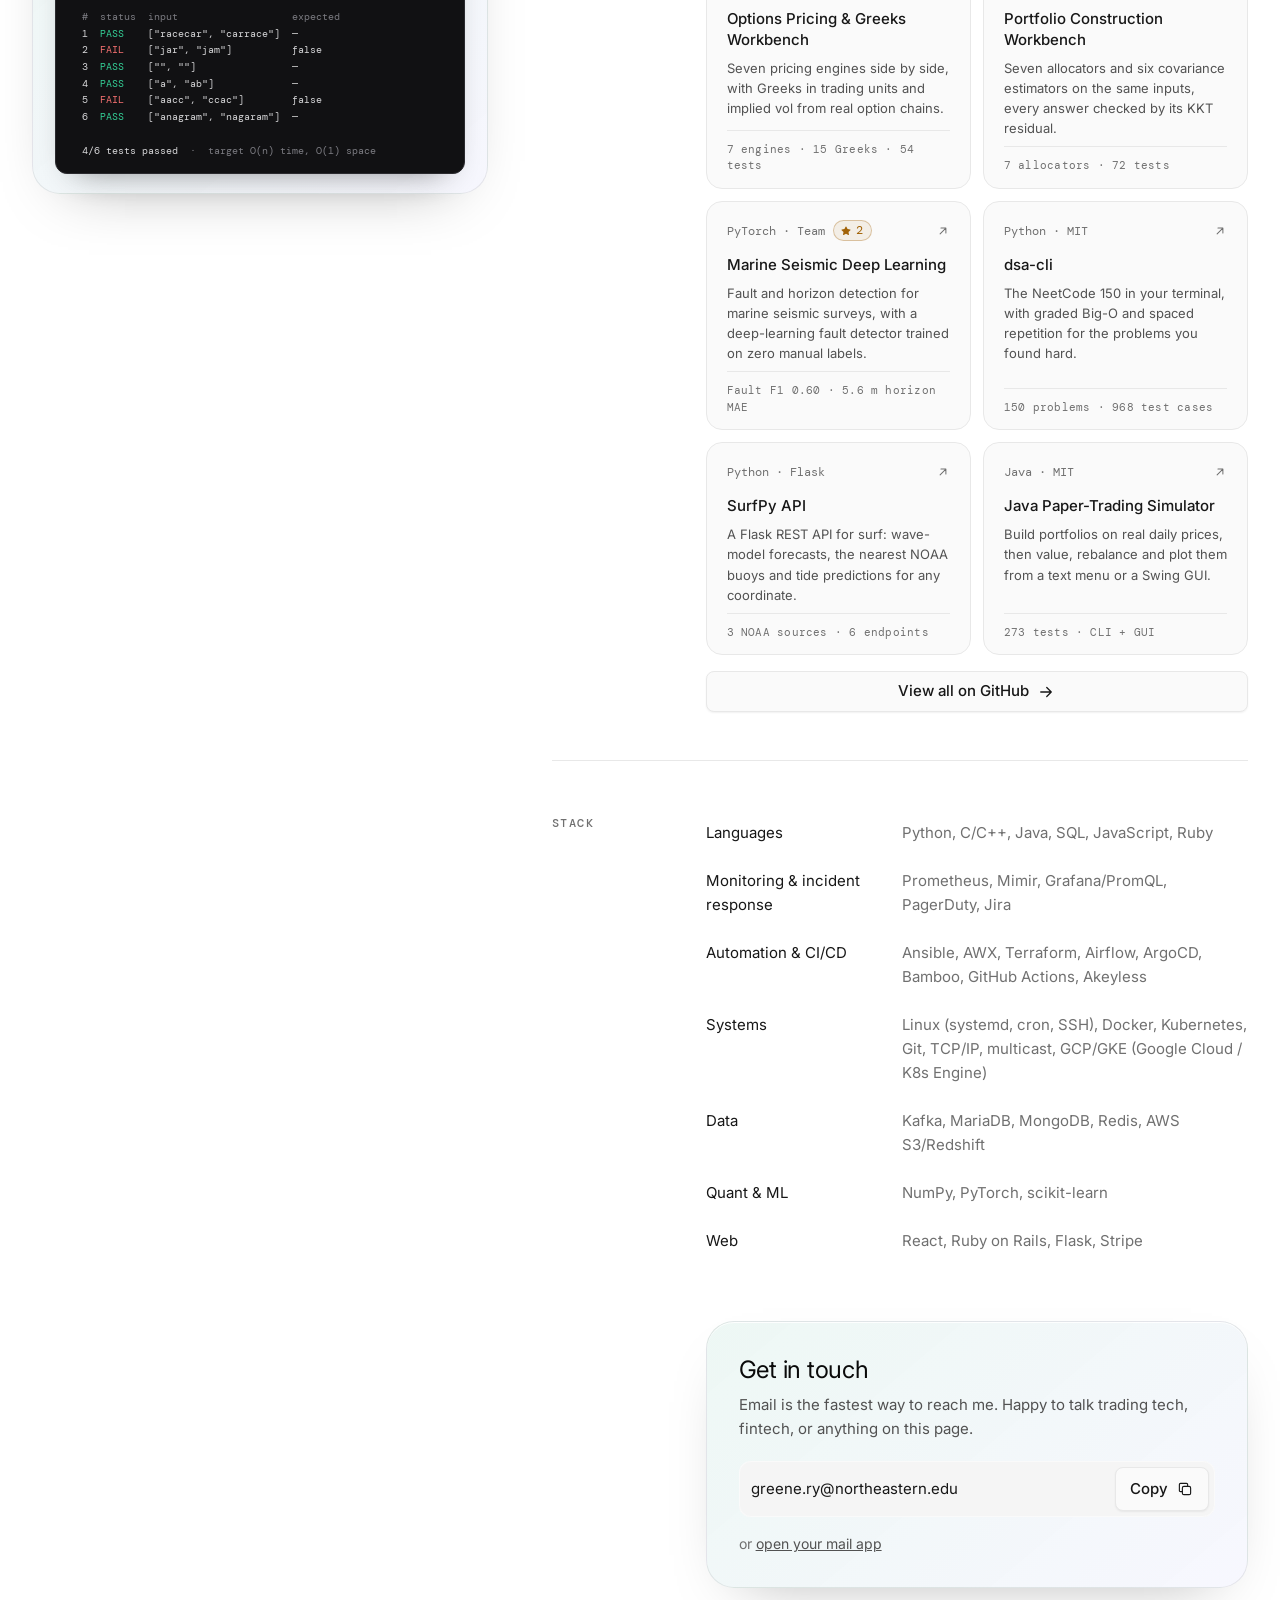
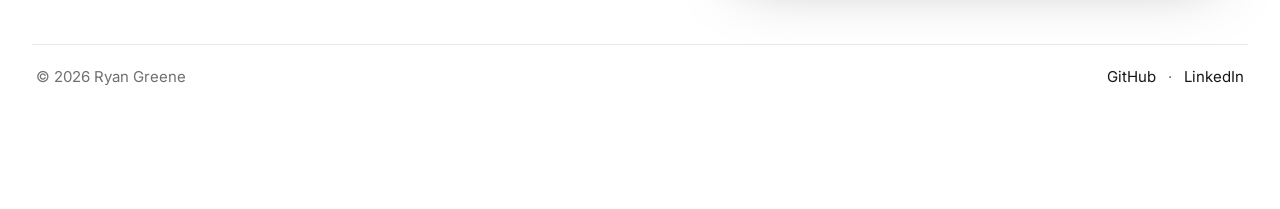
<file: work/papertrade-sim.html>
<!doctype html>
<html lang="en">
<head>
  <meta charset="utf-8">
  <meta name="viewport" content="width=device-width, initial-scale=1">
  <title>Java Paper-Trading Simulator — Ryan Greene</title>
  <meta name="description" content="A Java paper-trading simulator: portfolios on real daily prices, with rebalancing, performance plots, a text menu and a Swing GUI.">
  <meta name="color-scheme" content="light dark">
  <meta name="theme-color" content="#ffffff">
  <link rel="icon" href="../favicon.ico" sizes="32x32">
  <link rel="icon" href="../favicon.svg" type="image/svg+xml">
  <link rel="apple-touch-icon" href="../apple-touch-icon.png">
  <link rel="preconnect" href="https://fonts.googleapis.com">
  <link rel="preconnect" href="https://fonts.gstatic.com" crossorigin>
  <link rel="stylesheet" href="https://fonts.googleapis.com/css2?family=DM+Mono:wght@400;500&family=Inter:wght@400;500&display=swap">
  <link rel="stylesheet" href="../assets/site.css?v=06b25a76">
  <script>
    // Runs before first paint: mark JS as available and apply a saved dark theme without a flash of white
    document.documentElement.classList.add('js');
    try { if (localStorage.getItem('theme') === 'dark') document.documentElement.dataset.theme = 'dark'; } catch (e) {}
    // Arriving from another project page: skip the fade-ins (site.css), the page cross-fades instead
    if (location.pathname.includes('/work/') && document.referrer.startsWith(location.origin) && document.referrer.includes('/work/') && document.referrer !== location.href) document.documentElement.classList.add('nav-internal');
    // Wide screens show projects as a sheet over the home page instead (site.js); ?page keeps this one
    if (matchMedia('(min-width: 75rem)').matches && !location.search) location.replace('../#work/' + location.pathname.split('/').pop().replace(/\.html$/, ''));
  </script>
</head>
<body data-page="work">
  <a class="skip-link" href="#main">Skip to content</a>

  <!-- Icons, defined once per page -->
  <svg width="0" height="0" style="position:absolute" aria-hidden="true">
    <defs>
      <symbol id="i-home" viewBox="0 0 24 24"><path d="M4 10.4 12 4l8 6.4V19a1 1 0 0 1-1 1h-4.25v-5.5h-5.5V20H5a1 1 0 0 1-1-1Z" fill="none" stroke="currentColor" stroke-width="1.5" stroke-linejoin="round"/></symbol>
      <symbol id="i-grid" viewBox="0 0 24 24"><g fill="none" stroke="currentColor" stroke-width="1.5"><rect x="4" y="4" width="7" height="7" rx="1.75"/><rect x="13" y="4" width="7" height="7" rx="1.75"/><rect x="4" y="13" width="7" height="7" rx="1.75"/><rect x="13" y="13" width="7" height="7" rx="1.75"/></g></symbol>
      <symbol id="i-chart" viewBox="0 0 24 24"><g fill="none" stroke="currentColor" stroke-width="1.5" stroke-linecap="round" stroke-linejoin="round"><path d="M4 19.5h16"/><path d="m4.5 15.5 4.5-5 3.5 3 7-8"/></g></symbol>
      <symbol id="i-briefcase" viewBox="0 0 24 24"><g fill="none" stroke="currentColor" stroke-width="1.5" stroke-linejoin="round"><rect x="3.5" y="7.5" width="17" height="12" rx="2.5"/><path d="M9 7.5V6a2 2 0 0 1 2-2h2a2 2 0 0 1 2 2v1.5M3.5 12.5h17"/></g></symbol>
      <symbol id="i-layers" viewBox="0 0 24 24"><g fill="none" stroke="currentColor" stroke-width="1.5" stroke-linejoin="round" stroke-linecap="round"><path d="m12 4 8 4.5-8 4.5-8-4.5Z"/><path d="m4 12.5 8 4.5 8-4.5"/><path d="m4 16.5 8 4.5 8-4.5"/></g></symbol>
      <symbol id="i-mail" viewBox="0 0 24 24"><g fill="none" stroke="currentColor" stroke-width="1.5" stroke-linejoin="round"><rect x="3.5" y="5.5" width="17" height="13" rx="2.5"/><path d="m4.5 7.5 7.5 5.5 7.5-5.5"/></g></symbol>
      <symbol id="i-copy" viewBox="0 0 24 24"><g fill="none" stroke="currentColor" stroke-width="1.5" stroke-linejoin="round"><rect x="8.5" y="8.5" width="11" height="11" rx="2"/><path d="M15.5 8.5V6a1.5 1.5 0 0 0-1.5-1.5H6A1.5 1.5 0 0 0 4.5 6v8A1.5 1.5 0 0 0 6 15.5h2.5"/></g></symbol>
      <symbol id="i-arrow" viewBox="0 0 24 24"><path d="M5 12h14m-6-6 6 6-6 6" fill="none" stroke="currentColor" stroke-width="1.75" stroke-linecap="round" stroke-linejoin="round"/></symbol>
      <symbol id="i-chevron" viewBox="0 0 24 24"><path d="m9 6 6 6-6 6" fill="none" stroke="currentColor" stroke-width="2" stroke-linecap="round" stroke-linejoin="round"/></symbol>
      <symbol id="i-github" viewBox="0 0 24 24"><path fill="currentColor" d="M12 .297c-6.63 0-12 5.373-12 12 0 5.303 3.438 9.8 8.205 11.385.6.113.82-.258.82-.577 0-.285-.01-1.04-.015-2.04-3.338.724-4.042-1.61-4.042-1.61C4.422 18.07 3.633 17.7 3.633 17.7c-1.087-.744.084-.729.084-.729 1.205.084 1.838 1.236 1.838 1.236 1.07 1.835 2.809 1.305 3.495.998.108-.776.417-1.305.76-1.605-2.665-.3-5.466-1.332-5.466-5.93 0-1.31.465-2.38 1.235-3.22-.135-.303-.54-1.523.105-3.176 0 0 1.005-.322 3.3 1.23.96-.267 1.98-.399 3-.405 1.02.006 2.04.138 3 .405 2.28-1.552 3.285-1.23 3.285-1.23.645 1.653.24 2.873.12 3.176.765.84 1.23 1.91 1.23 3.22 0 4.61-2.805 5.625-5.475 5.92.42.36.81 1.096.81 2.22 0 1.606-.015 2.896-.015 3.286 0 .315.21.69.825.57C20.565 22.092 24 17.592 24 12.297c0-6.627-5.373-12-12-12"/></symbol>
      <symbol id="i-linkedin" viewBox="0 0 24 24"><path fill="currentColor" d="M20.447 20.452h-3.554v-5.569c0-1.328-.027-3.037-1.852-3.037-1.853 0-2.136 1.445-2.136 2.939v5.667H9.351V9h3.414v1.561h.046c.477-.9 1.637-1.85 3.37-1.85 3.601 0 4.267 2.37 4.267 5.455v6.286zM5.337 7.433a2.062 2.062 0 1 1 0-4.125 2.062 2.062 0 0 1 0 4.125zM7.119 20.452H3.555V9h3.564v11.452zM22.225 0H1.771C.792 0 0 .774 0 1.729v20.542C0 23.227.792 24 1.771 24h20.451C23.2 24 24 23.227 24 22.271V1.729C24 .774 23.2 0 22.222 0h.003z"/></symbol>
      <symbol id="i-terminal" viewBox="0 0 24 24"><path d="m5 7 5 5-5 5M12.5 17H19" fill="none" stroke="currentColor" stroke-width="2.25" stroke-linecap="round" stroke-linejoin="round"/></symbol>
      <symbol id="i-pie" viewBox="0 0 24 24"><g fill="none" stroke="currentColor" stroke-width="2.25" stroke-linejoin="round"><path d="M12 3a9 9 0 1 0 9 9h-9Z"/><path d="M15 3.5A9 9 0 0 1 20.5 9H15Z"/></g></symbol>
      <symbol id="i-wave" viewBox="0 0 24 24"><path d="M2.5 9c2.4-3 4.3-3 6.5 0s4.1 3 6.5 0 4.3-3 6.5 0M2.5 15.5c2.4-3 4.3-3 6.5 0s4.1 3 6.5 0 4.3-3 6.5 0" fill="none" stroke="currentColor" stroke-width="2" stroke-linecap="round"/></symbol>
      <symbol id="i-moon" viewBox="0 0 24 24"><path d="M19.5 14.6A7.5 7.5 0 0 1 9.4 4.5a7.5 7.5 0 1 0 10.1 10.1Z" fill="none" stroke="currentColor" stroke-width="1.5" stroke-linejoin="round"/></symbol>
      <symbol id="i-sun" viewBox="0 0 24 24"><g fill="none" stroke="currentColor" stroke-width="1.5" stroke-linecap="round"><circle cx="12" cy="12" r="4"/><path d="M12 2.5v2M12 19.5v2M5.3 5.3l1.4 1.4M17.3 17.3l1.4 1.4M2.5 12h2M19.5 12h2M5.3 18.7l1.4-1.4M17.3 6.7l1.4-1.4"/></g></symbol>
    </defs>
  </svg>

  <!-- Nav: number keys 1–6 jump to each section -->
  <nav class="nav" aria-label="Sections" style="--active: 3">
    <ul>
      <li><a class="nav-link" href="../index.html" data-key="1" aria-label="Home"><svg aria-hidden="true"><use href="#i-home"/></svg><span class="tip" aria-hidden="true">Home <kbd>1</kbd></span></a></li>
      <li><a class="nav-link" href="../index.html#pricer" data-key="2" aria-label="Option pricer"><svg aria-hidden="true"><use href="#i-chart"/></svg><span class="tip" aria-hidden="true">Pricer <kbd>2</kbd></span></a></li>
      <li><a class="nav-link" href="../index.html#experience" data-key="3" aria-label="Experience"><svg aria-hidden="true"><use href="#i-briefcase"/></svg><span class="tip" aria-hidden="true">Experience <kbd>3</kbd></span></a></li>
      <li><a class="nav-link" href="../index.html#projects" data-key="4" aria-label="Projects" aria-current="true"><svg aria-hidden="true"><use href="#i-grid"/></svg><span class="tip" aria-hidden="true">Projects <kbd>4</kbd></span></a></li>
      <li><a class="nav-link" href="../index.html#stack" data-key="5" aria-label="Stack"><svg aria-hidden="true"><use href="#i-layers"/></svg><span class="tip" aria-hidden="true">Stack <kbd>5</kbd></span></a></li>
      <li><a class="nav-link" href="../index.html#contact" data-key="6" aria-label="Contact"><svg aria-hidden="true"><use href="#i-mail"/></svg><span class="tip" aria-hidden="true">Contact <kbd>6</kbd></span></a></li>
      <li class="nav-sep" aria-hidden="true"></li>
      <li><button class="nav-link theme-toggle" type="button" aria-label="Switch to dark theme"><svg class="i-moon" aria-hidden="true"><use href="#i-moon"/></svg><svg class="i-sun" aria-hidden="true"><use href="#i-sun"/></svg><span class="tip" aria-hidden="true">Theme <kbd>T</kbd></span></button></li>
    </ul>
  </nav>

  <div class="page work-layout">
    <aside class="work-list" aria-labelledby="wl-heading">
      <h2 class="wl-title" id="wl-heading">My work</h2>
      <div class="wl-groups">
        <h3 class="wl-group" id="wl-markets">Markets</h3>
        <ul class="wl-items" aria-labelledby="wl-markets">
          <li><a class="wl-item" href="matching-engine.html"><span class="wl-name">Matching Engine</span><span class="wl-sub">A C++ order book at 56M requests/s</span></a></li>
          <li><a class="wl-item" href="portfolio-optimizer.html"><span class="wl-name">Portfolio Construction Workbench</span><span class="wl-sub">Allocators scored against a known truth</span></a></li>
          <li><a class="wl-item" href="options-pricing.html"><span class="wl-name">Options Pricing &amp; Greeks Workbench</span><span class="wl-sub">Seven pricing engines, measured</span></a></li>
          <li><span class="wl-shade" aria-hidden="true"></span><a class="wl-item" href="papertrade-sim.html" aria-current="page"><span class="wl-name">Java Paper-Trading Simulator</span><span class="wl-sub">Portfolios on real daily prices</span></a></li>
        </ul>
        <h3 class="wl-group" id="wl-research">Research</h3>
        <ul class="wl-items" aria-labelledby="wl-research">
          <li><a class="wl-item" href="marine-seismic.html"><span class="wl-name">Marine Seismic Deep Learning</span><span class="wl-sub">Fault and horizon detection from SEG-Y</span></a></li>
        </ul>
        <h3 class="wl-group" id="wl-tools">Tools</h3>
        <ul class="wl-items" aria-labelledby="wl-tools">
          <li><a class="wl-item" href="dsa-cli.html"><span class="wl-name">dsa-cli</span><span class="wl-sub">The NeetCode 150 in your terminal</span></a></li>
          <li><a class="wl-item" href="surfpy-api.html"><span class="wl-name">SurfPy API</span><span class="wl-sub">Surf forecasts over REST</span></a></li>
        </ul>
      </div>
    </aside>

    <div class="work-main">
      <main class="article" id="main" tabindex="-1">
        <a class="back" href="../index.html#projects"><svg aria-hidden="true"><use href="#i-arrow"/></svg>Projects</a>
        <article>
          <div class="visual cover cover--tall cover--plot" role="img" aria-label="Terminal output of the plot command: a portfolio’s value month by month from June 2023 to June 2024, drawn as rows of asterisks">
              <div class="art art--papertrade">
                <div class="term-win" aria-hidden="true"><div class="dots"><i></i><i></i><i></i></div>Performance of portfolio from 2023-06-14 to 2024-06-14

Jun 14, 2023   <span class="dim">:</span> <span class="pass">**********</span>
Jul 14, 2023   <span class="dim">:</span> <span class="pass">**********</span>
Aug 13, 2023   <span class="dim">:</span> <span class="pass">**********</span>
Sep 12, 2023   <span class="dim">:</span> <span class="pass">**********</span>
Oct 12, 2023   <span class="dim">:</span> <span class="pass">**********</span>
Nov 11, 2023   <span class="dim">:</span> <span class="pass">*********</span>
Dec 11, 2023   <span class="dim">:</span> <span class="pass">*********</span>
Jan 10, 2024   <span class="dim">:</span> <span class="pass">*********</span>
Feb 9, 2024    <span class="dim">:</span> <span class="pass">**********</span>
Mar 10, 2024   <span class="dim">:</span> <span class="pass">*********</span>
Apr 9, 2024    <span class="dim">:</span> <span class="pass">**********</span>
May 9, 2024    <span class="dim">:</span> <span class="pass">************************</span>
Jun 8, 2024    <span class="dim">:</span> <span class="pass">*****************************</span>
Jun 14, 2024   <span class="dim">:</span> <span class="pass">*************</span>

<span class="dim">Scale: * = $130.0</span></div>
              </div>
            </div>
          <h1>Java Paper-Trading Simulator</h1>
          <dl class="facts">
            <div><dt>Type</dt><dd>Java application, MIT</dd></div>
            <div><dt>Timeline</dt><dd>2024</dd></div>
            <div><dt>Stack</dt><dd>Java · Swing · JUnit · Alpha Vantage API</dd></div>
            <div><dt>Outcome</dt><dd>Portfolios on real daily prices, behind a text menu and a Swing GUI over one model, with 273 JUnit tests.</dd></div>
          </dl>
          <div class="prose">
          <p>Stonks is a paper-trading simulator: build portfolios out of real stocks on real past dates, then ask what they’re worth, what they’re made of and how they’ve done, without putting any money at risk.</p>

          <h2>What you can do</h2>
          <ul>
            <li>Buy and sell fractional shares on any past trading day, then value a portfolio on any date.</li>
            <li>See a portfolio’s composition and how its value is distributed across holdings.</li>
            <li>Rebalance to target weights. They don’t have to add up to 100; each is divided by the total.</li>
            <li>Plot performance over a week, a month, a year, five years or ten, as a scaled text chart.</li>
            <li>For a single stock: gain or loss over a range, an x-day moving average, and the days it closed above that average.</li>
            <li>Save portfolios to disk and load them back.</li>
          </ul>

          <h2>Where the prices come from</h2>
          <p>Daily history comes from Alpha Vantage’s full daily time series as CSV and is saved next to the program as <code>TICKER.csv</code>. After the first query the program reads that file offline, and refreshes it from the API once it goes stale the next day. Since it only needs that format (date, open, high, low, close, volume), any CSV you drop in works too, including tickers the API doesn’t cover and histories older than its data.</p>

          <h2>One model, two interfaces</h2>
          <p>The code is model-view-controller. The models build in layers, from a simple stock manager to an advanced one with dates, rebalancing and saving, and the text menus and the Swing GUI are separate controllers and views over the same model.</p>
          <figure>
            <img src="../img/papertrade-gui.webp" alt="The Stock Portfolio Manager window with four tabs: Create new Portfolio, Buy or Sell Stocks, Value of Portfolio, and Save or Load Portfolio" width="1200" height="937" loading="lazy">
            <figcaption>The Swing GUI: create, trade, value and save portfolios from four tabs.</figcaption>
          </figure>

          <h2>Validation</h2>
          <p>Bad input sends you back to the menu with the reason: impossible dates like 2023-30-33, dates in the future, dates before a stock existed, unknown tickers, and selling more shares than a portfolio holds. Stock splits aren’t adjusted for, which is the main known limitation.</p>

          <h2>How it’s tested</h2>
          <p>273 JUnit tests across the models, portfolios, stocks and data sources, with mock-based tests for the text views and controllers. Some tests deliberately call the live API, since fetching prices is central to the program, so the suite needs a connection and runs best one class at a time to stay under the API’s rate limit.</p>
          </div>
          <div class="article-links">
            <a class="btn btn-secondary" href="https://github.com/rpgr18/live-papertrade-sim-java" target="_blank" rel="noopener">Code on GitHub <svg aria-hidden="true"><use href="#i-arrow"/></svg></a>
          </div>
        </article>
        <nav class="more" aria-labelledby="more-heading">
          <h2 class="wl-title" id="more-heading">Up next</h2>
          <ul class="wl-items">
            <li><a class="wl-item" href="marine-seismic.html"><span class="wl-name">Marine Seismic Deep Learning</span><span class="wl-sub">Fault and horizon detection from SEG-Y</span><svg aria-hidden="true"><use href="#i-chevron"/></svg></a></li>
            <li><a class="wl-item" href="dsa-cli.html"><span class="wl-name">dsa-cli</span><span class="wl-sub">The NeetCode 150 in your terminal</span><svg aria-hidden="true"><use href="#i-chevron"/></svg></a></li>
            <li><a class="wl-item" href="surfpy-api.html"><span class="wl-name">SurfPy API</span><span class="wl-sub">Surf forecasts over REST</span><svg aria-hidden="true"><use href="#i-chevron"/></svg></a></li>
            <li><a class="wl-item" href="matching-engine.html"><span class="wl-name">Matching Engine</span><span class="wl-sub">A C++ order book at 56M requests/s</span><svg aria-hidden="true"><use href="#i-chevron"/></svg></a></li>
            <li><a class="wl-item" href="portfolio-optimizer.html"><span class="wl-name">Portfolio Construction Workbench</span><span class="wl-sub">Allocators scored against a known truth</span><svg aria-hidden="true"><use href="#i-chevron"/></svg></a></li>
            <li><a class="wl-item" href="options-pricing.html"><span class="wl-name">Options Pricing &amp; Greeks Workbench</span><span class="wl-sub">Seven pricing engines, measured</span><svg aria-hidden="true"><use href="#i-chevron"/></svg></a></li>
          </ul>
        </nav>
      </main>
      <footer class="site-foot">
        <p>© 2026 Ryan Greene</p>
        <nav aria-label="Elsewhere">
          <a href="https://github.com/rpgr18" target="_blank" rel="noopener">GitHub</a>
          <span aria-hidden="true">·</span>
          <a href="https://www.linkedin.com/in/rpgr18/" target="_blank" rel="noopener">LinkedIn</a>
        </nav>
      </footer>
    </div>
  </div>

  <script src="../assets/site.js?v=06b25a76"></script>
</body>
</html>
</file>
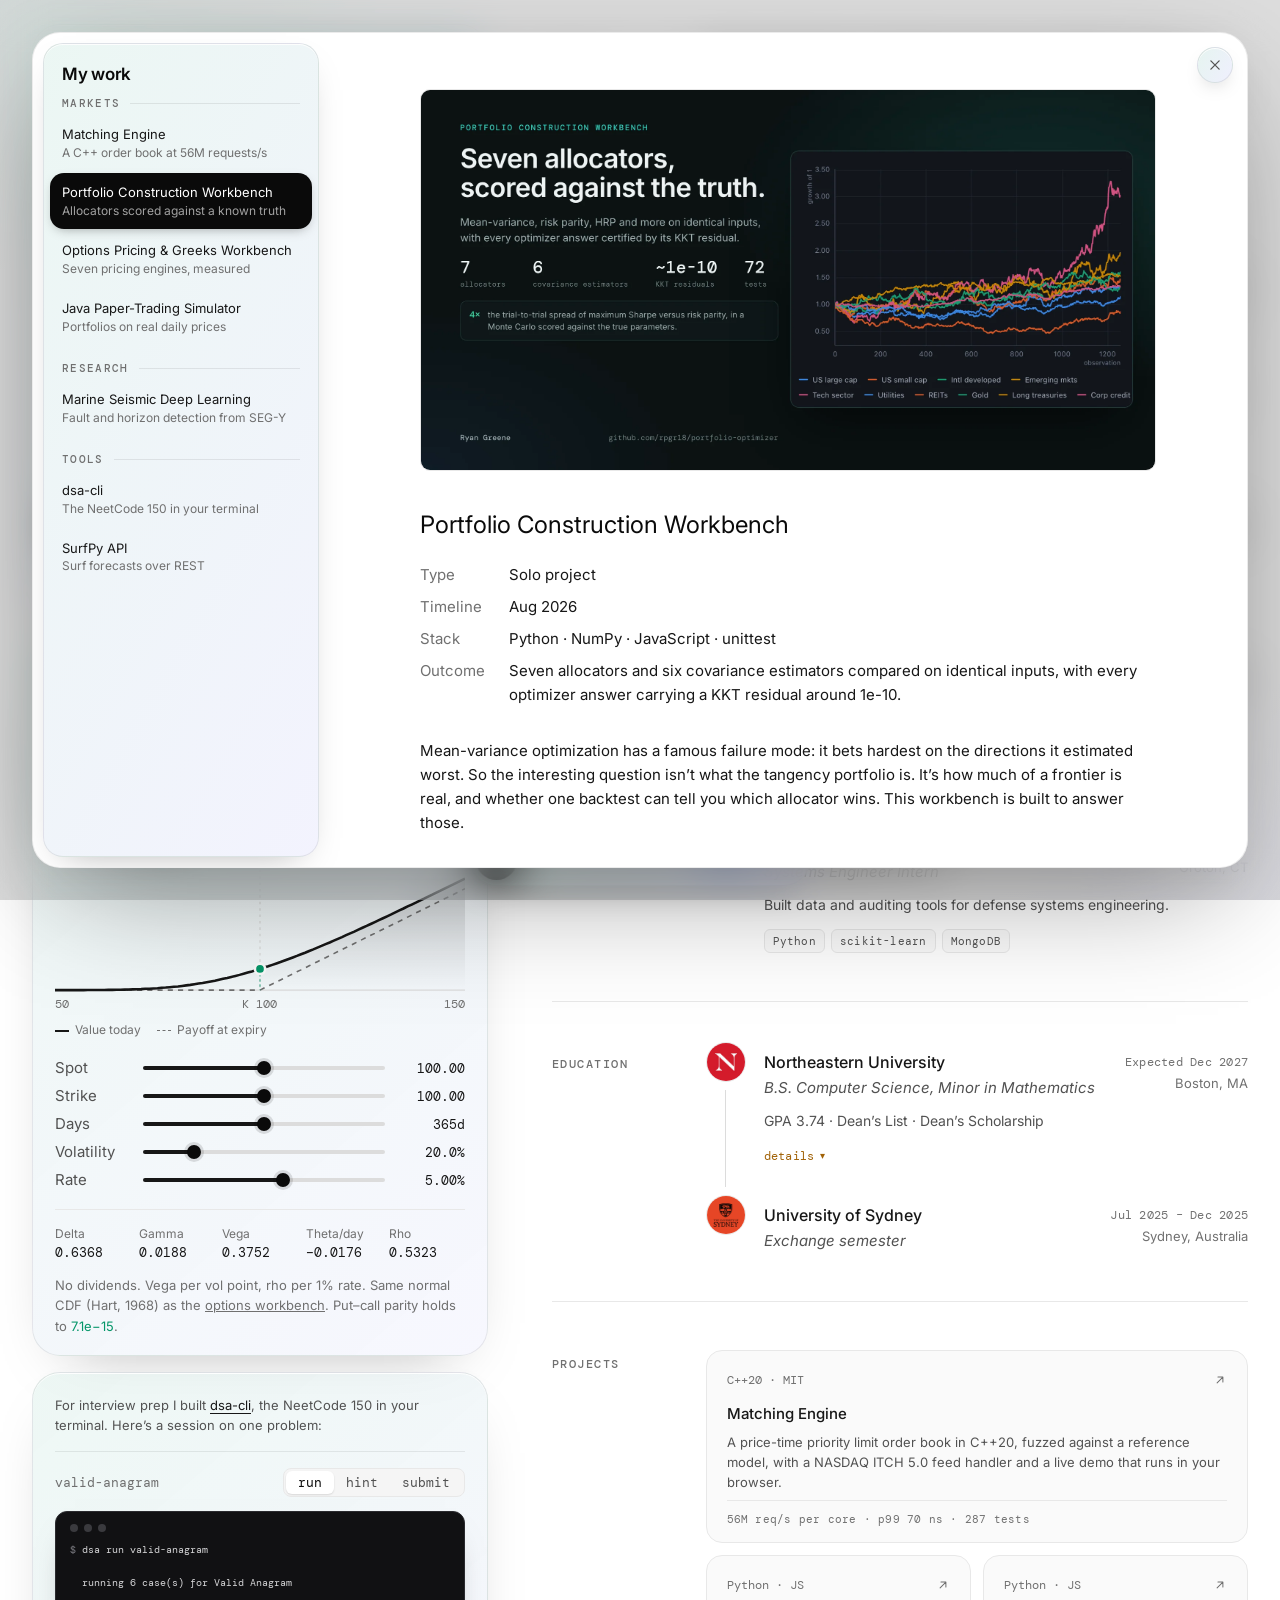
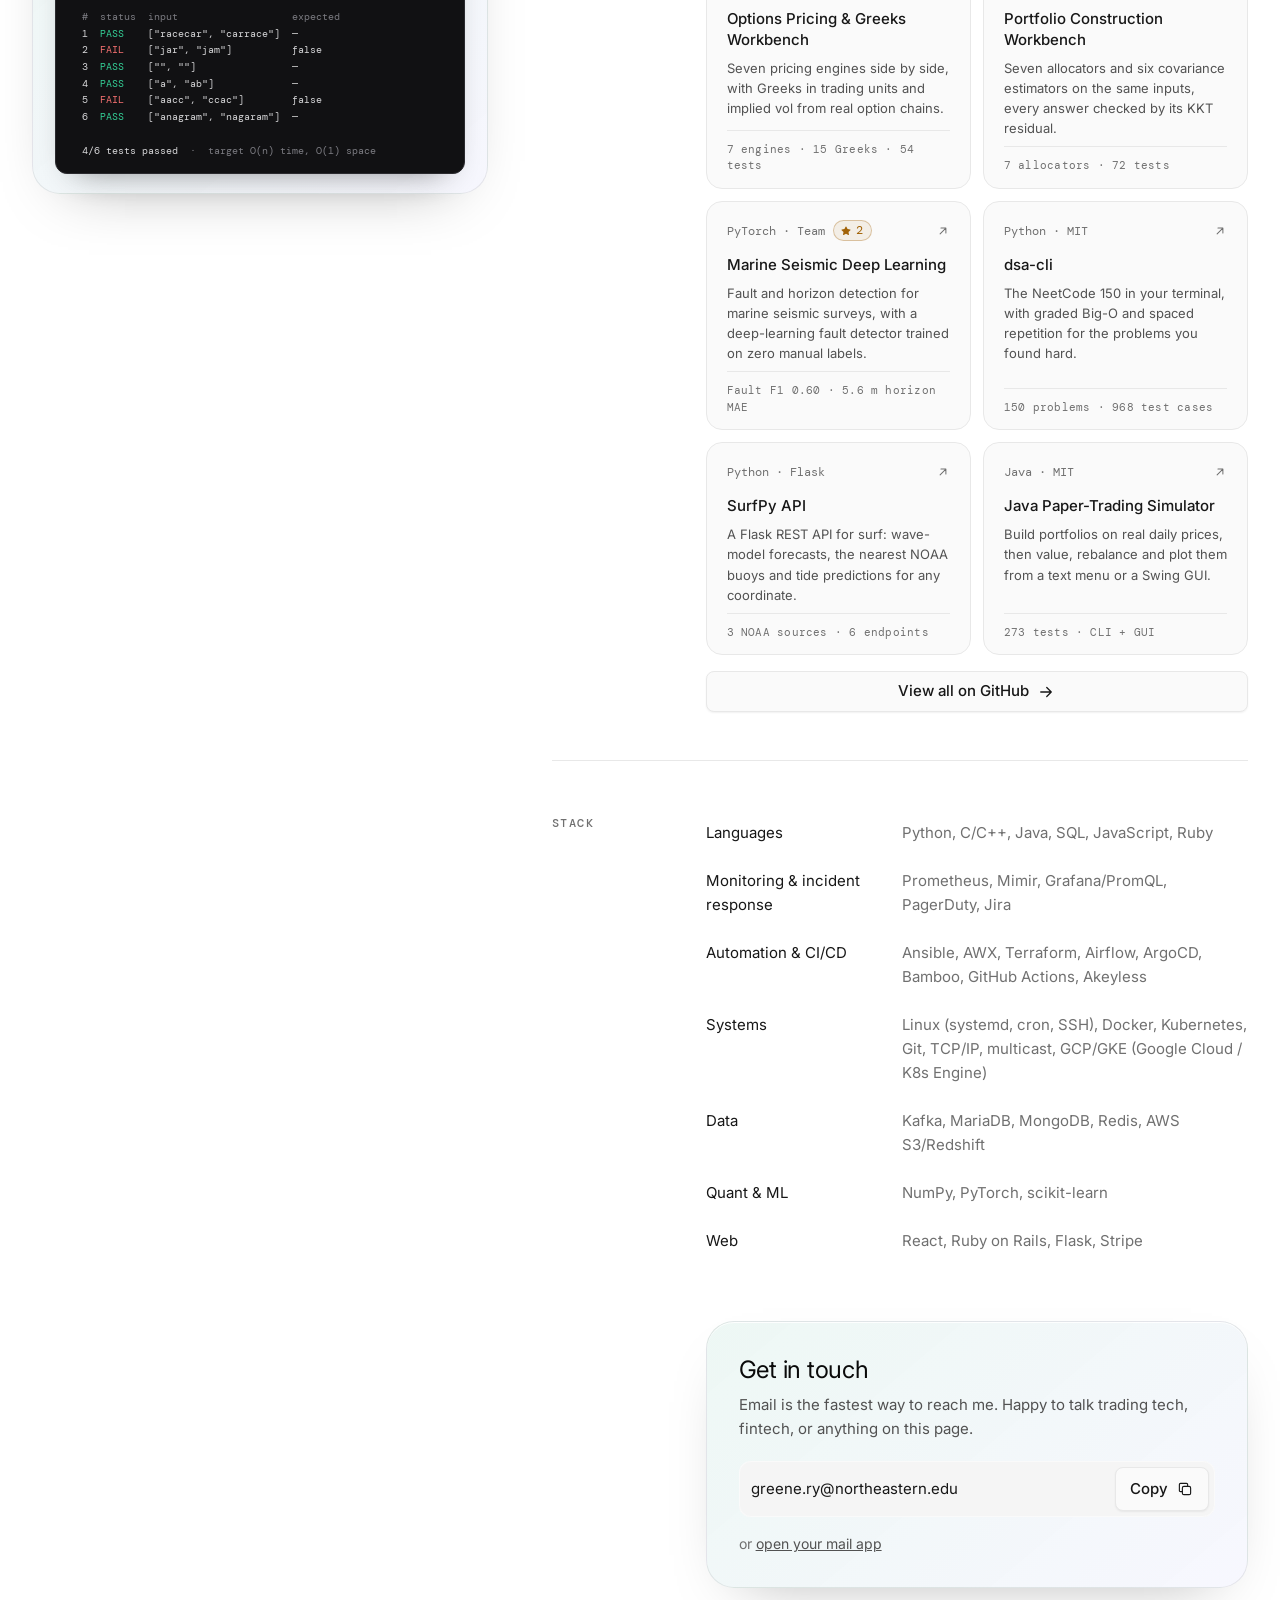
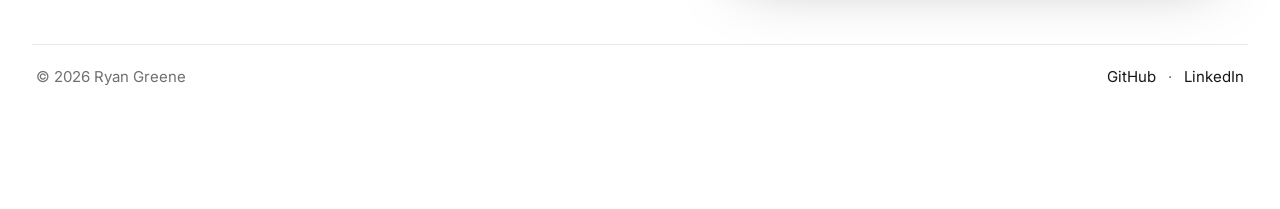
<file: work/portfolio-optimizer.html>
<!doctype html>
<html lang="en">
<head>
  <meta charset="utf-8">
  <meta name="viewport" content="width=device-width, initial-scale=1">
  <title>Portfolio Construction Workbench — Ryan Greene</title>
  <meta name="description" content="A portfolio construction workbench: seven allocators, six covariance estimators, certified optimization and a Monte Carlo study of estimation error.">
  <meta name="color-scheme" content="light dark">
  <meta name="theme-color" content="#ffffff">
  <link rel="icon" href="../favicon.ico" sizes="32x32">
  <link rel="icon" href="../favicon.svg" type="image/svg+xml">
  <link rel="apple-touch-icon" href="../apple-touch-icon.png">
  <link rel="preconnect" href="https://fonts.googleapis.com">
  <link rel="preconnect" href="https://fonts.gstatic.com" crossorigin>
  <link rel="stylesheet" href="https://fonts.googleapis.com/css2?family=DM+Mono:wght@400;500&family=Inter:wght@400;500&display=swap">
  <link rel="stylesheet" href="../assets/site.css?v=06b25a76">
  <script>
    // Runs before first paint: mark JS as available and apply a saved dark theme without a flash of white
    document.documentElement.classList.add('js');
    try { if (localStorage.getItem('theme') === 'dark') document.documentElement.dataset.theme = 'dark'; } catch (e) {}
    // Arriving from another project page: skip the fade-ins (site.css), the page cross-fades instead
    if (location.pathname.includes('/work/') && document.referrer.startsWith(location.origin) && document.referrer.includes('/work/') && document.referrer !== location.href) document.documentElement.classList.add('nav-internal');
    // Wide screens show projects as a sheet over the home page instead (site.js); ?page keeps this one
    if (matchMedia('(min-width: 75rem)').matches && !location.search) location.replace('../#work/' + location.pathname.split('/').pop().replace(/\.html$/, ''));
  </script>
</head>
<body data-page="work">
  <a class="skip-link" href="#main">Skip to content</a>

  <!-- Icons, defined once per page -->
  <svg width="0" height="0" style="position:absolute" aria-hidden="true">
    <defs>
      <symbol id="i-home" viewBox="0 0 24 24"><path d="M4 10.4 12 4l8 6.4V19a1 1 0 0 1-1 1h-4.25v-5.5h-5.5V20H5a1 1 0 0 1-1-1Z" fill="none" stroke="currentColor" stroke-width="1.5" stroke-linejoin="round"/></symbol>
      <symbol id="i-grid" viewBox="0 0 24 24"><g fill="none" stroke="currentColor" stroke-width="1.5"><rect x="4" y="4" width="7" height="7" rx="1.75"/><rect x="13" y="4" width="7" height="7" rx="1.75"/><rect x="4" y="13" width="7" height="7" rx="1.75"/><rect x="13" y="13" width="7" height="7" rx="1.75"/></g></symbol>
      <symbol id="i-chart" viewBox="0 0 24 24"><g fill="none" stroke="currentColor" stroke-width="1.5" stroke-linecap="round" stroke-linejoin="round"><path d="M4 19.5h16"/><path d="m4.5 15.5 4.5-5 3.5 3 7-8"/></g></symbol>
      <symbol id="i-briefcase" viewBox="0 0 24 24"><g fill="none" stroke="currentColor" stroke-width="1.5" stroke-linejoin="round"><rect x="3.5" y="7.5" width="17" height="12" rx="2.5"/><path d="M9 7.5V6a2 2 0 0 1 2-2h2a2 2 0 0 1 2 2v1.5M3.5 12.5h17"/></g></symbol>
      <symbol id="i-layers" viewBox="0 0 24 24"><g fill="none" stroke="currentColor" stroke-width="1.5" stroke-linejoin="round" stroke-linecap="round"><path d="m12 4 8 4.5-8 4.5-8-4.5Z"/><path d="m4 12.5 8 4.5 8-4.5"/><path d="m4 16.5 8 4.5 8-4.5"/></g></symbol>
      <symbol id="i-mail" viewBox="0 0 24 24"><g fill="none" stroke="currentColor" stroke-width="1.5" stroke-linejoin="round"><rect x="3.5" y="5.5" width="17" height="13" rx="2.5"/><path d="m4.5 7.5 7.5 5.5 7.5-5.5"/></g></symbol>
      <symbol id="i-copy" viewBox="0 0 24 24"><g fill="none" stroke="currentColor" stroke-width="1.5" stroke-linejoin="round"><rect x="8.5" y="8.5" width="11" height="11" rx="2"/><path d="M15.5 8.5V6a1.5 1.5 0 0 0-1.5-1.5H6A1.5 1.5 0 0 0 4.5 6v8A1.5 1.5 0 0 0 6 15.5h2.5"/></g></symbol>
      <symbol id="i-arrow" viewBox="0 0 24 24"><path d="M5 12h14m-6-6 6 6-6 6" fill="none" stroke="currentColor" stroke-width="1.75" stroke-linecap="round" stroke-linejoin="round"/></symbol>
      <symbol id="i-chevron" viewBox="0 0 24 24"><path d="m9 6 6 6-6 6" fill="none" stroke="currentColor" stroke-width="2" stroke-linecap="round" stroke-linejoin="round"/></symbol>
      <symbol id="i-github" viewBox="0 0 24 24"><path fill="currentColor" d="M12 .297c-6.63 0-12 5.373-12 12 0 5.303 3.438 9.8 8.205 11.385.6.113.82-.258.82-.577 0-.285-.01-1.04-.015-2.04-3.338.724-4.042-1.61-4.042-1.61C4.422 18.07 3.633 17.7 3.633 17.7c-1.087-.744.084-.729.084-.729 1.205.084 1.838 1.236 1.838 1.236 1.07 1.835 2.809 1.305 3.495.998.108-.776.417-1.305.76-1.605-2.665-.3-5.466-1.332-5.466-5.93 0-1.31.465-2.38 1.235-3.22-.135-.303-.54-1.523.105-3.176 0 0 1.005-.322 3.3 1.23.96-.267 1.98-.399 3-.405 1.02.006 2.04.138 3 .405 2.28-1.552 3.285-1.23 3.285-1.23.645 1.653.24 2.873.12 3.176.765.84 1.23 1.91 1.23 3.22 0 4.61-2.805 5.625-5.475 5.92.42.36.81 1.096.81 2.22 0 1.606-.015 2.896-.015 3.286 0 .315.21.69.825.57C20.565 22.092 24 17.592 24 12.297c0-6.627-5.373-12-12-12"/></symbol>
      <symbol id="i-linkedin" viewBox="0 0 24 24"><path fill="currentColor" d="M20.447 20.452h-3.554v-5.569c0-1.328-.027-3.037-1.852-3.037-1.853 0-2.136 1.445-2.136 2.939v5.667H9.351V9h3.414v1.561h.046c.477-.9 1.637-1.85 3.37-1.85 3.601 0 4.267 2.37 4.267 5.455v6.286zM5.337 7.433a2.062 2.062 0 1 1 0-4.125 2.062 2.062 0 0 1 0 4.125zM7.119 20.452H3.555V9h3.564v11.452zM22.225 0H1.771C.792 0 0 .774 0 1.729v20.542C0 23.227.792 24 1.771 24h20.451C23.2 24 24 23.227 24 22.271V1.729C24 .774 23.2 0 22.222 0h.003z"/></symbol>
      <symbol id="i-terminal" viewBox="0 0 24 24"><path d="m5 7 5 5-5 5M12.5 17H19" fill="none" stroke="currentColor" stroke-width="2.25" stroke-linecap="round" stroke-linejoin="round"/></symbol>
      <symbol id="i-pie" viewBox="0 0 24 24"><g fill="none" stroke="currentColor" stroke-width="2.25" stroke-linejoin="round"><path d="M12 3a9 9 0 1 0 9 9h-9Z"/><path d="M15 3.5A9 9 0 0 1 20.5 9H15Z"/></g></symbol>
      <symbol id="i-wave" viewBox="0 0 24 24"><path d="M2.5 9c2.4-3 4.3-3 6.5 0s4.1 3 6.5 0 4.3-3 6.5 0M2.5 15.5c2.4-3 4.3-3 6.5 0s4.1 3 6.5 0 4.3-3 6.5 0" fill="none" stroke="currentColor" stroke-width="2" stroke-linecap="round"/></symbol>
      <symbol id="i-moon" viewBox="0 0 24 24"><path d="M19.5 14.6A7.5 7.5 0 0 1 9.4 4.5a7.5 7.5 0 1 0 10.1 10.1Z" fill="none" stroke="currentColor" stroke-width="1.5" stroke-linejoin="round"/></symbol>
      <symbol id="i-sun" viewBox="0 0 24 24"><g fill="none" stroke="currentColor" stroke-width="1.5" stroke-linecap="round"><circle cx="12" cy="12" r="4"/><path d="M12 2.5v2M12 19.5v2M5.3 5.3l1.4 1.4M17.3 17.3l1.4 1.4M2.5 12h2M19.5 12h2M5.3 18.7l1.4-1.4M17.3 6.7l1.4-1.4"/></g></symbol>
    </defs>
  </svg>

  <!-- Nav: number keys 1–6 jump to each section -->
  <nav class="nav" aria-label="Sections" style="--active: 3">
    <ul>
      <li><a class="nav-link" href="../index.html" data-key="1" aria-label="Home"><svg aria-hidden="true"><use href="#i-home"/></svg><span class="tip" aria-hidden="true">Home <kbd>1</kbd></span></a></li>
      <li><a class="nav-link" href="../index.html#pricer" data-key="2" aria-label="Option pricer"><svg aria-hidden="true"><use href="#i-chart"/></svg><span class="tip" aria-hidden="true">Pricer <kbd>2</kbd></span></a></li>
      <li><a class="nav-link" href="../index.html#experience" data-key="3" aria-label="Experience"><svg aria-hidden="true"><use href="#i-briefcase"/></svg><span class="tip" aria-hidden="true">Experience <kbd>3</kbd></span></a></li>
      <li><a class="nav-link" href="../index.html#projects" data-key="4" aria-label="Projects" aria-current="true"><svg aria-hidden="true"><use href="#i-grid"/></svg><span class="tip" aria-hidden="true">Projects <kbd>4</kbd></span></a></li>
      <li><a class="nav-link" href="../index.html#stack" data-key="5" aria-label="Stack"><svg aria-hidden="true"><use href="#i-layers"/></svg><span class="tip" aria-hidden="true">Stack <kbd>5</kbd></span></a></li>
      <li><a class="nav-link" href="../index.html#contact" data-key="6" aria-label="Contact"><svg aria-hidden="true"><use href="#i-mail"/></svg><span class="tip" aria-hidden="true">Contact <kbd>6</kbd></span></a></li>
      <li class="nav-sep" aria-hidden="true"></li>
      <li><button class="nav-link theme-toggle" type="button" aria-label="Switch to dark theme"><svg class="i-moon" aria-hidden="true"><use href="#i-moon"/></svg><svg class="i-sun" aria-hidden="true"><use href="#i-sun"/></svg><span class="tip" aria-hidden="true">Theme <kbd>T</kbd></span></button></li>
    </ul>
  </nav>

  <div class="page work-layout">
    <aside class="work-list" aria-labelledby="wl-heading">
      <h2 class="wl-title" id="wl-heading">My work</h2>
      <div class="wl-groups">
        <h3 class="wl-group" id="wl-markets">Markets</h3>
        <ul class="wl-items" aria-labelledby="wl-markets">
          <li><a class="wl-item" href="matching-engine.html"><span class="wl-name">Matching Engine</span><span class="wl-sub">A C++ order book at 56M requests/s</span></a></li>
          <li><span class="wl-shade" aria-hidden="true"></span><a class="wl-item" href="portfolio-optimizer.html" aria-current="page"><span class="wl-name">Portfolio Construction Workbench</span><span class="wl-sub">Allocators scored against a known truth</span></a></li>
          <li><a class="wl-item" href="options-pricing.html"><span class="wl-name">Options Pricing &amp; Greeks Workbench</span><span class="wl-sub">Seven pricing engines, measured</span></a></li>
          <li><a class="wl-item" href="papertrade-sim.html"><span class="wl-name">Java Paper-Trading Simulator</span><span class="wl-sub">Portfolios on real daily prices</span></a></li>
        </ul>
        <h3 class="wl-group" id="wl-research">Research</h3>
        <ul class="wl-items" aria-labelledby="wl-research">
          <li><a class="wl-item" href="marine-seismic.html"><span class="wl-name">Marine Seismic Deep Learning</span><span class="wl-sub">Fault and horizon detection from SEG-Y</span></a></li>
        </ul>
        <h3 class="wl-group" id="wl-tools">Tools</h3>
        <ul class="wl-items" aria-labelledby="wl-tools">
          <li><a class="wl-item" href="dsa-cli.html"><span class="wl-name">dsa-cli</span><span class="wl-sub">The NeetCode 150 in your terminal</span></a></li>
          <li><a class="wl-item" href="surfpy-api.html"><span class="wl-name">SurfPy API</span><span class="wl-sub">Surf forecasts over REST</span></a></li>
        </ul>
      </div>
    </aside>

    <div class="work-main">
      <main class="article" id="main" tabindex="-1">
        <a class="back" href="../index.html#projects"><svg aria-hidden="true"><use href="#i-arrow"/></svg>Projects</a>
        <article>
          <img class="visual cover cover--framed" src="../img/portfolio/cover.webp" alt="Cover for the Portfolio Construction Workbench: “Seven allocators, scored against the truth.” 7 allocators, 6 covariance estimators, KKT residuals around 1e-10 and 72 tests, beside the app’s chart of ten assets’ cumulative growth" width="2000" height="1045">
          <h1>Portfolio Construction Workbench</h1>
          <dl class="facts">
            <div><dt>Type</dt><dd>Solo project</dd></div>
            <div><dt>Timeline</dt><dd>Aug 2026</dd></div>
            <div><dt>Stack</dt><dd>Python · NumPy · JavaScript · unittest</dd></div>
            <div><dt>Outcome</dt><dd>Seven allocators and six covariance estimators compared on identical inputs, with every optimizer answer carrying a KKT residual around 1e-10.</dd></div>
          </dl>
          <div class="prose">
          <p>Mean-variance optimization has a famous failure mode: it bets hardest on the directions it estimated worst. So the interesting question isn’t what the tangency portfolio is. It’s how much of a frontier is real, and whether one backtest can tell you which allocator wins. This workbench is built to answer those.</p>

          <h2>Optimal, and provably so</h2>
          <p>Every optimizer reduces to repeated projection onto a box-constrained budget. I solve that projection exactly, in O(n log n), instead of bisecting to a tolerance. It runs thousands of times per solve, and the exact version made the whole efficient frontier about 50× faster. Each solution then reports its KKT residual, about 1e-10 to 3e-10 across universes from 6 to 100 assets.</p>
          <p>That certificate earned its keep. The first version used Markowitz’s Critical Line Algorithm, which looked plausible but broke its own 20% weight cap. A random search beat it, the residual made the bug undeniable, and it was replaced.</p>

          <h2>Estimation error, measured</h2>
          <p>A backtest is one sample path, so it mixes estimation error with luck. The workbench also draws fresh samples from a known distribution, allocates on each, and scores the weights under the true parameters. Thirty two-year trials:</p>
          <div class="table-wrap" tabindex="0" role="region" aria-label="Estimation-error study results">
            <table class="data-table">
              <thead><tr><th>Allocator</th><th class="num">Ideal Sharpe</th><th class="num">Achieved</th><th class="num">Spread</th></tr></thead>
              <tbody>
                <tr><td>Maximum diversification</td><td class="num">1.0814</td><td class="num">1.0732</td><td class="num">0.0119</td></tr>
                <tr><td>Hierarchical risk parity</td><td class="num">1.0617</td><td class="num">1.0712</td><td class="num">0.0145</td></tr>
                <tr><td>Minimum variance</td><td class="num">1.0624</td><td class="num">1.0641</td><td class="num">0.0138</td></tr>
                <tr class="hl"><td>Maximum Sharpe</td><td class="num">1.1405</td><td class="num">1.0587</td><td class="num">0.0275</td></tr>
                <tr><td>Risk parity (ERC)</td><td class="num">1.0455</td><td class="num">1.0417</td><td class="num">0.0066</td></tr>
                <tr><td>Inverse volatility</td><td class="num">0.9065</td><td class="num">0.9062</td><td class="num">0.0043</td></tr>
                <tr><td>Equal weight</td><td class="num">0.8172</td><td class="num">0.8172</td><td class="num">0.0000</td></tr>
              </tbody>
            </table>
            <p class="caption">Spread is the standard deviation of achieved Sharpe across trials.</p>
          </div>
          <p>Maximum Sharpe has the highest ceiling and the largest shortfall, with four times the spread of risk parity. Equal weight has a spread of exactly zero, because it uses no estimates.</p>

          <h2>How it’s tested</h2>
          <p>72 tests on properties rather than golden numbers. The walk-forward backtest is checked for lookahead by replacing every return after the final rebalance with garbage: every weight in the path has to stay bit-identical. Risk-parity contributions must equal 1/N to machine precision, which is the test that caught a budget-constraint bug in the first implementation.</p>

          <h2>Limits</h2>
          <p>Constraints are box plus budget only, with no turnover or sector limits. Expected returns are a single vector, and the estimation study assumes a stationary true model, which is the most flattering assumption for every method in it.</p>

          <h2>A tour of the app</h2>
          <figure>
            <img src="../img/portfolio/01-universe.webp" alt="The Universe tab: summary statistics, the cumulative growth of ten simulated assets, and their correlation matrix" width="1600" height="1000" loading="lazy">
            <figcaption>Synthetic data with a known truth. Ten assets simulated from a three-factor model, so every estimator and allocator can be scored against the right answer instead of a backtest.</figcaption>
          </figure>
          <figure>
            <img src="../img/portfolio/02-frontier.webp" alt="The Frontier tab: the efficient frontier and capital market line, with the named reference portfolios plotted on it" width="1600" height="1000" loading="lazy">
            <figcaption>The efficient frontier, with 53 points each certified optimal: the worst KKT residual across the whole curve is 8.42e-11. A banner flags that this frontier is mostly noise.</figcaption>
          </figure>
          <figure>
            <img src="../img/portfolio/03-allocators.webp" alt="The Allocators tab: a heat table of each allocator’s weights across ten assets, above a table of portfolio statistics" width="1600" height="1000" loading="lazy">
            <figcaption>Seven allocators on identical inputs. The best-looking portfolio isn’t the best one: scored against the true parameters, the methods that lean hardest on noisy estimates fall down the ranking.</figcaption>
          </figure>
          <figure>
            <img src="../img/portfolio/04-covariance-lab.webp" alt="The Covariance Lab tab: the eigenvalue spectrum against the Marchenko-Pastur law, beside the correlation matrix before and after denoising" width="1600" height="1000" loading="lazy">
            <figcaption>Eigenvalues against the Marchenko-Pastur law. Only one sits above the noise edge; the rest get flattened to their average, which denoises the correlations without moving any asset’s variance.</figcaption>
          </figure>
          <figure>
            <img src="../img/portfolio/05-black-litterman.webp" alt="The Black-Litterman tab: the view editor, and the equilibrium prior beside the posterior expected returns" width="1600" height="1000" loading="lazy">
            <figcaption>Black-Litterman. With no views the posterior is the equilibrium prior and the optimizer hands back the market portfolio; add views with confidence sliders and returns and weights move with them.</figcaption>
          </figure>
          <figure>
            <img src="../img/portfolio/06-backtest.webp" alt="The Backtest tab: walk-forward settings, and the out-of-sample equity curves of five allocators net of costs" width="1600" height="1000" loading="lazy">
            <figcaption>A strict walk-forward backtest: three years out of sample, 36 rebalances, and costs charged on turnover, so the optimizers that chase noise pay for their trading.</figcaption>
          </figure>
          <h2>References</h2>
          <h3>Mean-variance and estimation error</h3>
          <ol class="refs">
            <li>Markowitz, H. (1952). Portfolio selection. <em>The Journal of Finance</em>, 7(1), 77–91. <a href="https://doi.org/10.1111/j.1540-6261.1952.tb01525.x" target="_blank" rel="noopener">doi.org/10.1111/j.1540-6261.1952.tb01525.x</a></li>
            <li>Markowitz, H. (1956). The optimization of a quadratic function subject to linear constraints. <em>Naval Research Logistics Quarterly</em>, 3(1–2), 111–133. <a href="https://doi.org/10.1002/nav.3800030110" target="_blank" rel="noopener">doi.org/10.1002/nav.3800030110</a></li>
            <li>Michaud, R. O. (1989). The Markowitz optimization enigma: is “optimized” optimal? <em>Financial Analysts Journal</em>, 45(1), 31–42. <a href="https://doi.org/10.2469/faj.v45.n1.31" target="_blank" rel="noopener">doi.org/10.2469/faj.v45.n1.31</a></li>
            <li>James, W. &amp; Stein, C. (1961). Estimation with quadratic loss. <em>Proceedings of the Fourth Berkeley Symposium on Mathematical Statistics and Probability</em>, 1, 361–379.</li>
            <li>Jorion, P. (1986). Bayes-Stein estimation for portfolio analysis. <em>Journal of Financial and Quantitative Analysis</em>, 21(3), 279–292. <a href="https://doi.org/10.2307/2331042" target="_blank" rel="noopener">doi.org/10.2307/2331042</a></li>
            <li>DeMiguel, V., Garlappi, L. &amp; Uppal, R. (2009). Optimal versus naive diversification: how inefficient is the 1/N portfolio strategy? <em>The Review of Financial Studies</em>, 22(5), 1915–1953. <a href="https://doi.org/10.1093/rfs/hhm075" target="_blank" rel="noopener">doi.org/10.1093/rfs/hhm075</a></li>
          </ol>
          <h3>Optimization</h3>
          <ol class="refs" start="7">
            <li>Beck, A. &amp; Teboulle, M. (2009). A fast iterative shrinkage-thresholding algorithm for linear inverse problems. <em>SIAM Journal on Imaging Sciences</em>, 2(1), 183–202. <a href="https://doi.org/10.1137/080716542" target="_blank" rel="noopener">doi.org/10.1137/080716542</a></li>
            <li>Duchi, J., Shalev-Shwartz, S., Singer, Y. &amp; Chandra, T. (2008). Efficient projections onto the ℓ<sub>1</sub>-ball for learning in high dimensions. <em>Proceedings of the 25th International Conference on Machine Learning</em>, 272–279. <a href="https://doi.org/10.1145/1390156.1390191" target="_blank" rel="noopener">doi.org/10.1145/1390156.1390191</a></li>
          </ol>
          <h3>Allocators</h3>
          <ol class="refs" start="9">
            <li>Maillard, S., Roncalli, T. &amp; Teïletche, J. (2010). The properties of equally weighted risk contribution portfolios. <em>The Journal of Portfolio Management</em>, 36(4), 60–70. <a href="https://doi.org/10.3905/jpm.2010.36.4.060" target="_blank" rel="noopener">doi.org/10.3905/jpm.2010.36.4.060</a></li>
            <li>Spinu, F. (2013). An algorithm for computing risk parity weights. <em>SSRN</em>. <a href="https://doi.org/10.2139/ssrn.2297383" target="_blank" rel="noopener">doi.org/10.2139/ssrn.2297383</a></li>
            <li>Griveau-Billion, T., Richard, J.-C. &amp; Roncalli, T. (2013). A fast algorithm for computing high-dimensional risk parity portfolios. <em>SSRN</em>. <a href="https://doi.org/10.2139/ssrn.2325255" target="_blank" rel="noopener">doi.org/10.2139/ssrn.2325255</a></li>
            <li>Choueifaty, Y. &amp; Coignard, Y. (2008). Toward maximum diversification. <em>The Journal of Portfolio Management</em>, 35(1), 40–51. <a href="https://doi.org/10.3905/JPM.2008.35.1.40" target="_blank" rel="noopener">doi.org/10.3905/JPM.2008.35.1.40</a></li>
            <li>López de Prado, M. (2016). Building diversified portfolios that outperform out of sample. <em>The Journal of Portfolio Management</em>, 42(4), 59–69. <a href="https://doi.org/10.3905/jpm.2016.42.4.059" target="_blank" rel="noopener">doi.org/10.3905/jpm.2016.42.4.059</a></li>
            <li>Lance, G. N. &amp; Williams, W. T. (1967). A general theory of classificatory sorting strategies: 1. Hierarchical systems. <em>The Computer Journal</em>, 9(4), 373–380. <a href="https://doi.org/10.1093/comjnl/9.4.373" target="_blank" rel="noopener">doi.org/10.1093/comjnl/9.4.373</a></li>
          </ol>
          <h3>Covariance</h3>
          <ol class="refs" start="15">
            <li>Ledoit, O. &amp; Wolf, M. (2004). Honey, I shrunk the sample covariance matrix. <em>The Journal of Portfolio Management</em>, 30(4), 110–119. <a href="https://doi.org/10.3905/jpm.2004.110" target="_blank" rel="noopener">doi.org/10.3905/jpm.2004.110</a></li>
            <li>Chen, Y., Wiesel, A., Eldar, Y. C. &amp; Hero, A. O. (2010). Shrinkage algorithms for MMSE covariance estimation. <em>IEEE Transactions on Signal Processing</em>, 58(10), 5016–5029. <a href="https://doi.org/10.1109/TSP.2010.2053029" target="_blank" rel="noopener">doi.org/10.1109/TSP.2010.2053029</a></li>
            <li>J.P. Morgan/Reuters (1996). <em>RiskMetrics: Technical Document</em>. 4th ed.</li>
            <li>Sharpe, W. F. (1963). A simplified model for portfolio analysis. <em>Management Science</em>, 9(2), 277–293. <a href="https://doi.org/10.1287/mnsc.9.2.277" target="_blank" rel="noopener">doi.org/10.1287/mnsc.9.2.277</a></li>
            <li>Marčenko, V. A. &amp; Pastur, L. A. (1967). Distribution of eigenvalues for some sets of random matrices. <em>Mathematics of the USSR-Sbornik</em>, 1(4), 457–483. <a href="https://doi.org/10.1070/SM1967v001n04ABEH001994" target="_blank" rel="noopener">doi.org/10.1070/SM1967v001n04ABEH001994</a></li>
            <li>Laloux, L., Cizeau, P., Bouchaud, J.-P. &amp; Potters, M. (1999). Noise dressing of financial correlation matrices. <em>Physical Review Letters</em>, 83(7), 1467–1470. <a href="https://doi.org/10.1103/PhysRevLett.83.1467" target="_blank" rel="noopener">doi.org/10.1103/PhysRevLett.83.1467</a></li>
          </ol>
          <h3>Black-Litterman</h3>
          <ol class="refs" start="21">
            <li>Black, F. &amp; Litterman, R. (1992). Global portfolio optimization. <em>Financial Analysts Journal</em>, 48(5), 28–43. <a href="https://doi.org/10.2469/faj.v48.n5.28" target="_blank" rel="noopener">doi.org/10.2469/faj.v48.n5.28</a></li>
            <li>He, G. &amp; Litterman, R. (1999). The intuition behind Black-Litterman model portfolios. <em>Goldman Sachs Investment Management Research</em>. <a href="https://doi.org/10.2139/ssrn.334304" target="_blank" rel="noopener">doi.org/10.2139/ssrn.334304</a></li>
          </ol>
          <h3>Data</h3>
          <ol class="refs" start="23">
            <li>Stooq. <em>Historical daily prices (CSV).</em> <a href="https://stooq.com/" target="_blank" rel="noopener">stooq.com</a></li>
            <li>Yahoo Finance. <em>Chart API, as a fallback.</em> <a href="https://finance.yahoo.com/" target="_blank" rel="noopener">finance.yahoo.com</a></li>
          </ol>
          </div>
          <div class="article-links">
            <a class="btn btn-secondary" href="https://github.com/rpgr18/portfolio-optimizer" target="_blank" rel="noopener">Code on GitHub <svg aria-hidden="true"><use href="#i-arrow"/></svg></a>
          </div>
        </article>
        <nav class="more" aria-labelledby="more-heading">
          <h2 class="wl-title" id="more-heading">Up next</h2>
          <ul class="wl-items">
            <li><a class="wl-item" href="options-pricing.html"><span class="wl-name">Options Pricing &amp; Greeks Workbench</span><span class="wl-sub">Seven pricing engines, measured</span><svg aria-hidden="true"><use href="#i-chevron"/></svg></a></li>
            <li><a class="wl-item" href="papertrade-sim.html"><span class="wl-name">Java Paper-Trading Simulator</span><span class="wl-sub">Portfolios on real daily prices</span><svg aria-hidden="true"><use href="#i-chevron"/></svg></a></li>
            <li><a class="wl-item" href="marine-seismic.html"><span class="wl-name">Marine Seismic Deep Learning</span><span class="wl-sub">Fault and horizon detection from SEG-Y</span><svg aria-hidden="true"><use href="#i-chevron"/></svg></a></li>
            <li><a class="wl-item" href="dsa-cli.html"><span class="wl-name">dsa-cli</span><span class="wl-sub">The NeetCode 150 in your terminal</span><svg aria-hidden="true"><use href="#i-chevron"/></svg></a></li>
            <li><a class="wl-item" href="surfpy-api.html"><span class="wl-name">SurfPy API</span><span class="wl-sub">Surf forecasts over REST</span><svg aria-hidden="true"><use href="#i-chevron"/></svg></a></li>
            <li><a class="wl-item" href="matching-engine.html"><span class="wl-name">Matching Engine</span><span class="wl-sub">A C++ order book at 56M requests/s</span><svg aria-hidden="true"><use href="#i-chevron"/></svg></a></li>
          </ul>
        </nav>
      </main>
      <footer class="site-foot">
        <p>© 2026 Ryan Greene</p>
        <nav aria-label="Elsewhere">
          <a href="https://github.com/rpgr18" target="_blank" rel="noopener">GitHub</a>
          <span aria-hidden="true">·</span>
          <a href="https://www.linkedin.com/in/rpgr18/" target="_blank" rel="noopener">LinkedIn</a>
        </nav>
      </footer>
    </div>
  </div>

  <script src="../assets/site.js?v=06b25a76"></script>
</body>
</html>
</file>
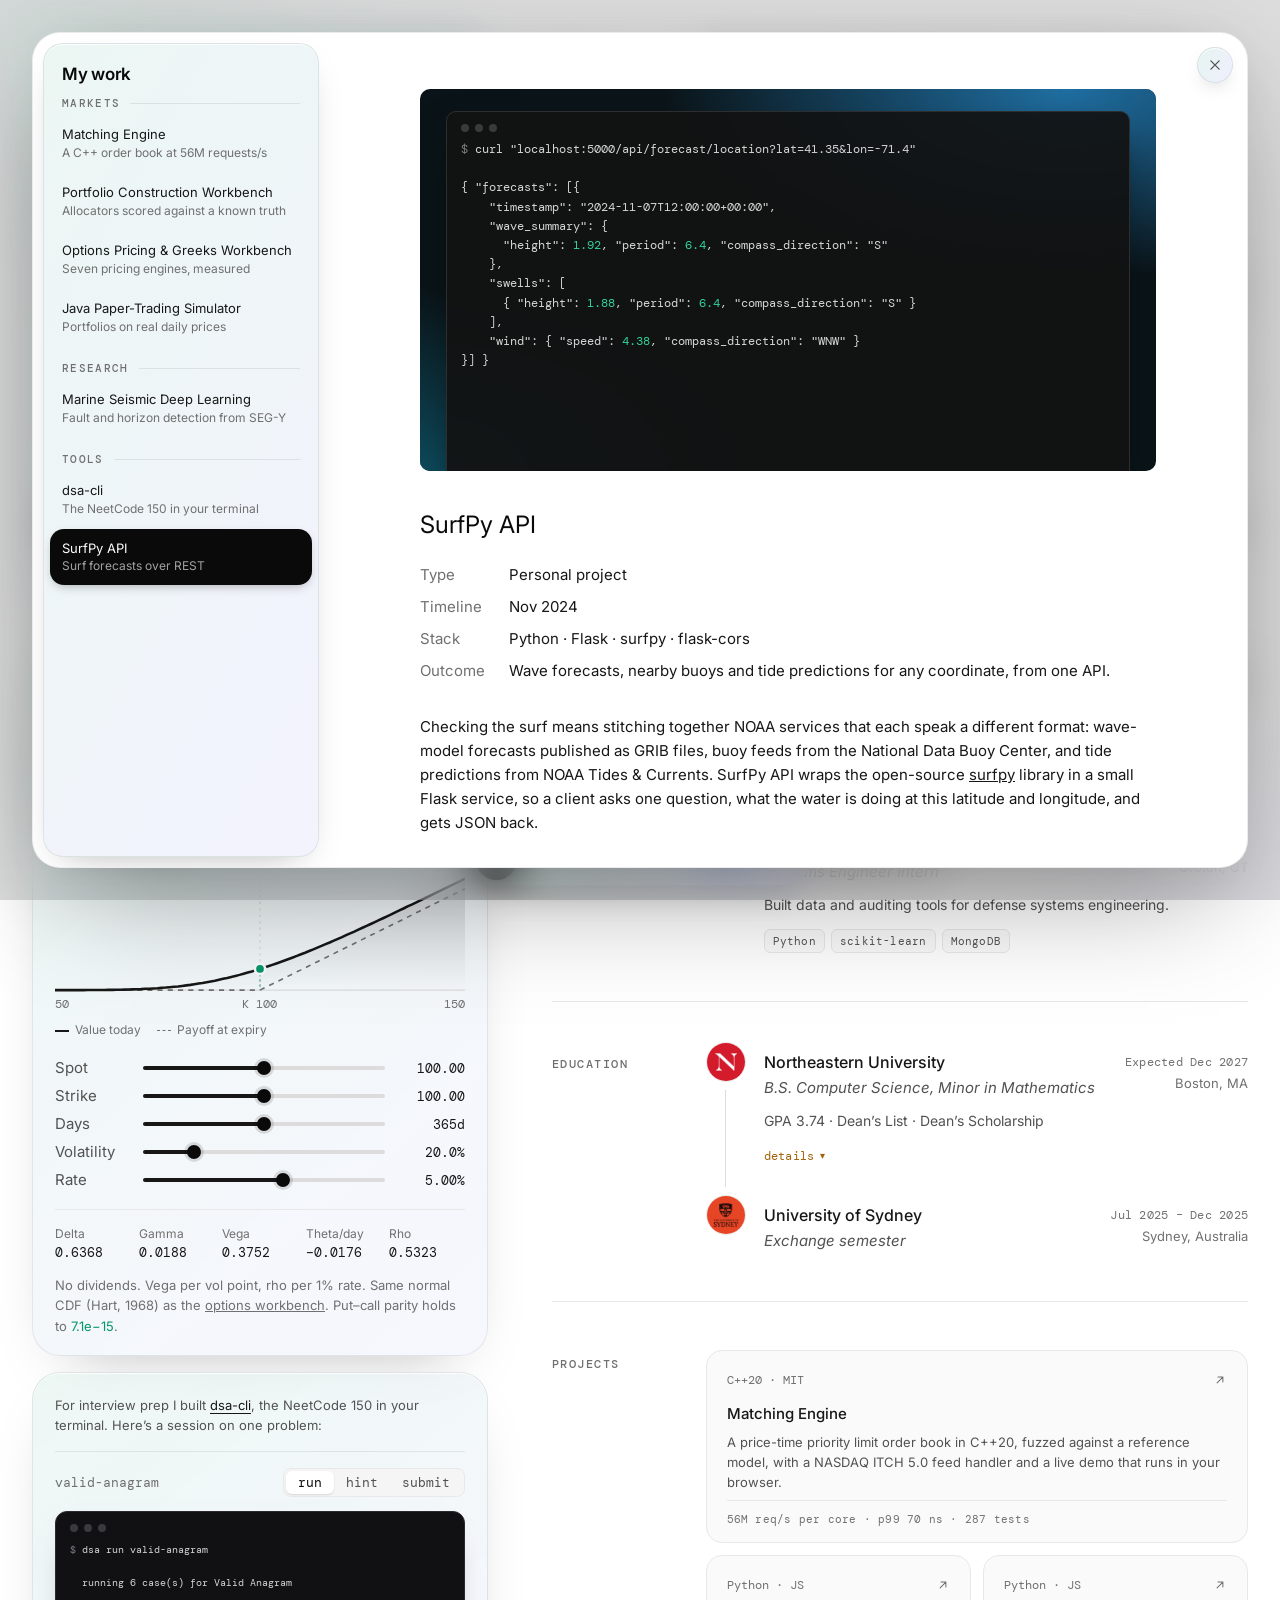
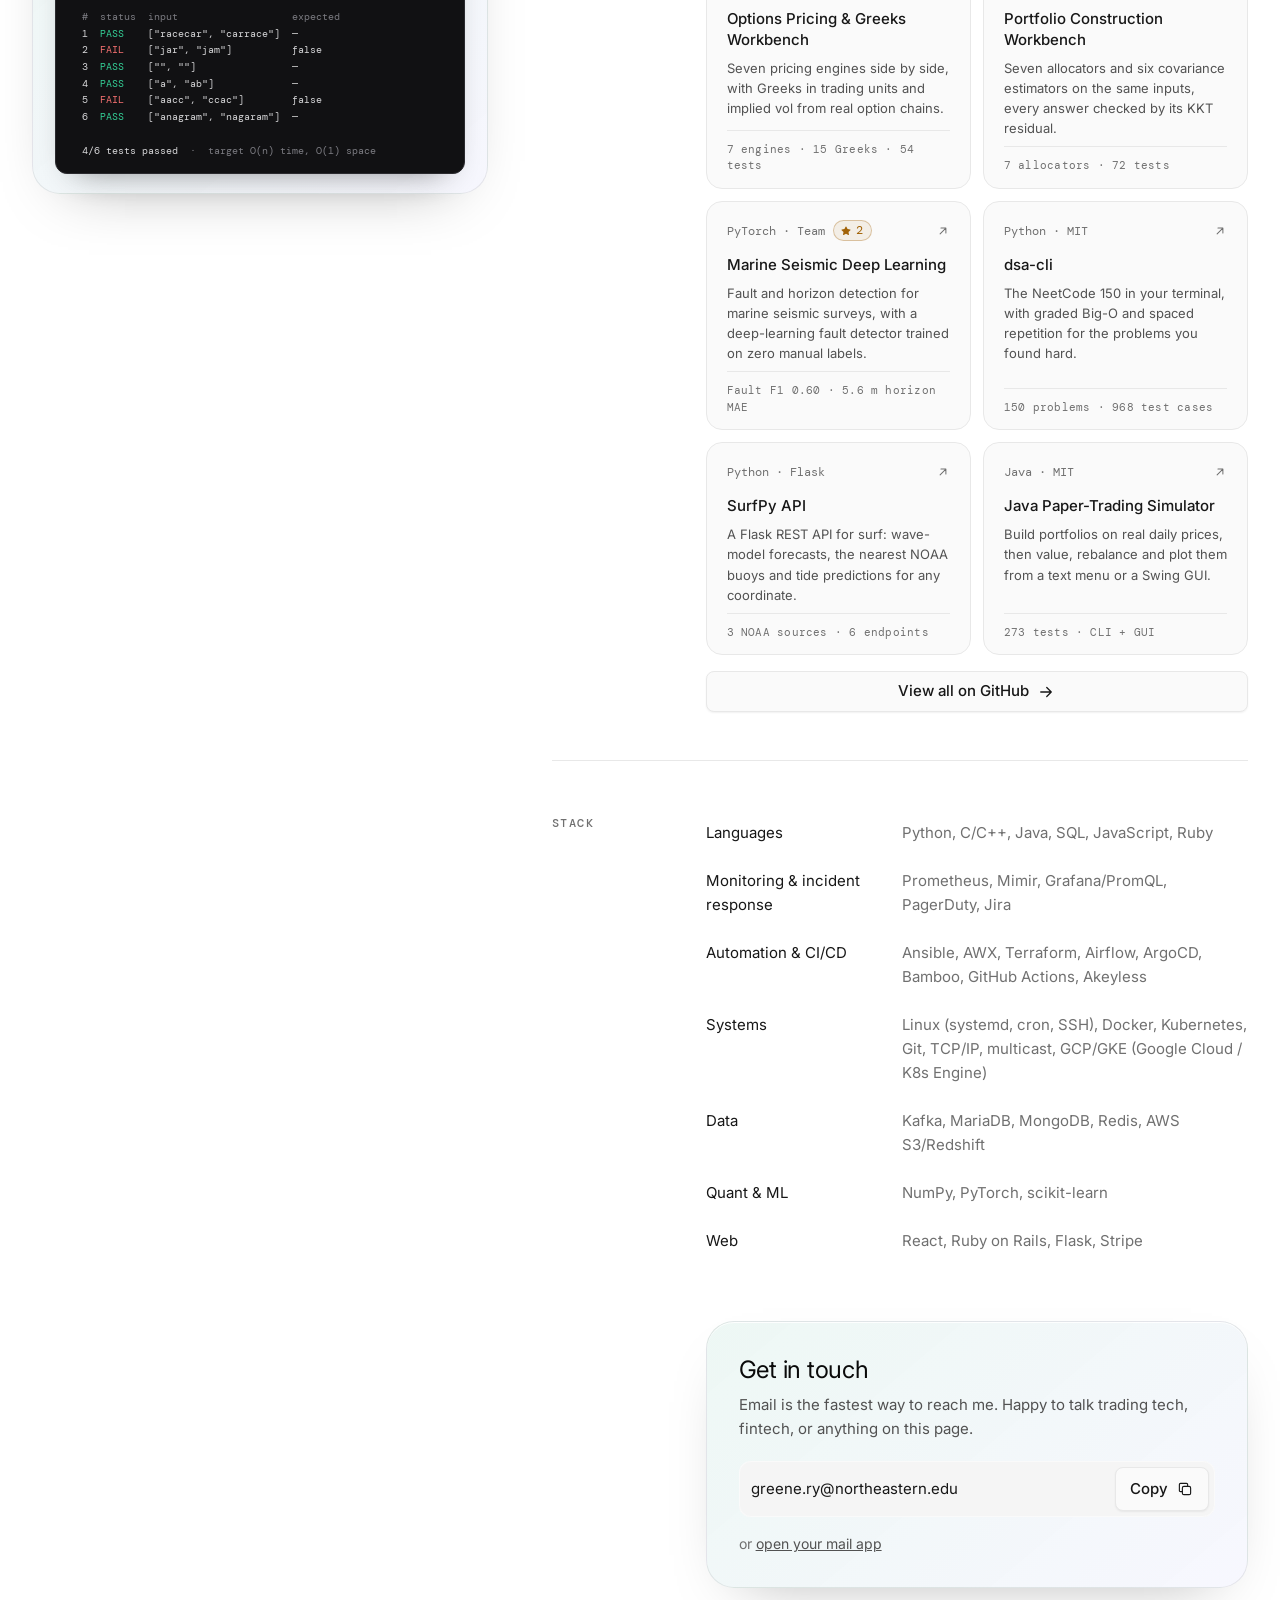
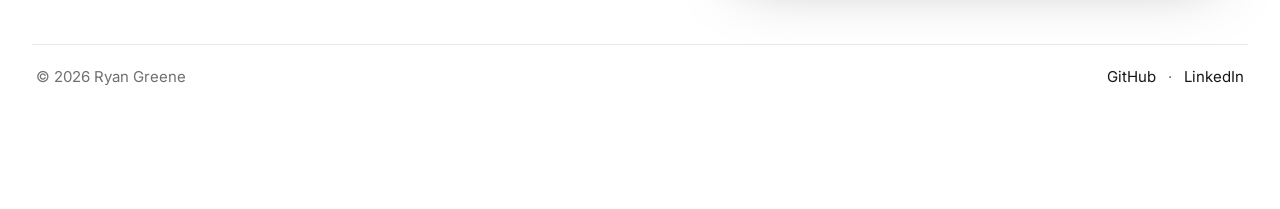
<file: work/surfpy-api.html>
<!doctype html>
<html lang="en">
<head>
  <meta charset="utf-8">
  <meta name="viewport" content="width=device-width, initial-scale=1">
  <title>SurfPy API — Ryan Greene</title>
  <meta name="description" content="SurfPy API: a Flask REST API for surf forecasts, nearby buoys and tide predictions, built on NOAA data.">
  <meta name="color-scheme" content="light dark">
  <meta name="theme-color" content="#ffffff">
  <link rel="icon" href="../favicon.ico" sizes="32x32">
  <link rel="icon" href="../favicon.svg" type="image/svg+xml">
  <link rel="apple-touch-icon" href="../apple-touch-icon.png">
  <link rel="preconnect" href="https://fonts.googleapis.com">
  <link rel="preconnect" href="https://fonts.gstatic.com" crossorigin>
  <link rel="stylesheet" href="https://fonts.googleapis.com/css2?family=DM+Mono:wght@400;500&family=Inter:wght@400;500&display=swap">
  <link rel="stylesheet" href="../assets/site.css?v=06b25a76">
  <script>
    // Runs before first paint: mark JS as available and apply a saved dark theme without a flash of white
    document.documentElement.classList.add('js');
    try { if (localStorage.getItem('theme') === 'dark') document.documentElement.dataset.theme = 'dark'; } catch (e) {}
    // Arriving from another project page: skip the fade-ins (site.css), the page cross-fades instead
    if (location.pathname.includes('/work/') && document.referrer.startsWith(location.origin) && document.referrer.includes('/work/') && document.referrer !== location.href) document.documentElement.classList.add('nav-internal');
    // Wide screens show projects as a sheet over the home page instead (site.js); ?page keeps this one
    if (matchMedia('(min-width: 75rem)').matches && !location.search) location.replace('../#work/' + location.pathname.split('/').pop().replace(/\.html$/, ''));
  </script>
</head>
<body data-page="work">
  <a class="skip-link" href="#main">Skip to content</a>

  <!-- Icons, defined once per page -->
  <svg width="0" height="0" style="position:absolute" aria-hidden="true">
    <defs>
      <symbol id="i-home" viewBox="0 0 24 24"><path d="M4 10.4 12 4l8 6.4V19a1 1 0 0 1-1 1h-4.25v-5.5h-5.5V20H5a1 1 0 0 1-1-1Z" fill="none" stroke="currentColor" stroke-width="1.5" stroke-linejoin="round"/></symbol>
      <symbol id="i-grid" viewBox="0 0 24 24"><g fill="none" stroke="currentColor" stroke-width="1.5"><rect x="4" y="4" width="7" height="7" rx="1.75"/><rect x="13" y="4" width="7" height="7" rx="1.75"/><rect x="4" y="13" width="7" height="7" rx="1.75"/><rect x="13" y="13" width="7" height="7" rx="1.75"/></g></symbol>
      <symbol id="i-chart" viewBox="0 0 24 24"><g fill="none" stroke="currentColor" stroke-width="1.5" stroke-linecap="round" stroke-linejoin="round"><path d="M4 19.5h16"/><path d="m4.5 15.5 4.5-5 3.5 3 7-8"/></g></symbol>
      <symbol id="i-briefcase" viewBox="0 0 24 24"><g fill="none" stroke="currentColor" stroke-width="1.5" stroke-linejoin="round"><rect x="3.5" y="7.5" width="17" height="12" rx="2.5"/><path d="M9 7.5V6a2 2 0 0 1 2-2h2a2 2 0 0 1 2 2v1.5M3.5 12.5h17"/></g></symbol>
      <symbol id="i-layers" viewBox="0 0 24 24"><g fill="none" stroke="currentColor" stroke-width="1.5" stroke-linejoin="round" stroke-linecap="round"><path d="m12 4 8 4.5-8 4.5-8-4.5Z"/><path d="m4 12.5 8 4.5 8-4.5"/><path d="m4 16.5 8 4.5 8-4.5"/></g></symbol>
      <symbol id="i-mail" viewBox="0 0 24 24"><g fill="none" stroke="currentColor" stroke-width="1.5" stroke-linejoin="round"><rect x="3.5" y="5.5" width="17" height="13" rx="2.5"/><path d="m4.5 7.5 7.5 5.5 7.5-5.5"/></g></symbol>
      <symbol id="i-copy" viewBox="0 0 24 24"><g fill="none" stroke="currentColor" stroke-width="1.5" stroke-linejoin="round"><rect x="8.5" y="8.5" width="11" height="11" rx="2"/><path d="M15.5 8.5V6a1.5 1.5 0 0 0-1.5-1.5H6A1.5 1.5 0 0 0 4.5 6v8A1.5 1.5 0 0 0 6 15.5h2.5"/></g></symbol>
      <symbol id="i-arrow" viewBox="0 0 24 24"><path d="M5 12h14m-6-6 6 6-6 6" fill="none" stroke="currentColor" stroke-width="1.75" stroke-linecap="round" stroke-linejoin="round"/></symbol>
      <symbol id="i-chevron" viewBox="0 0 24 24"><path d="m9 6 6 6-6 6" fill="none" stroke="currentColor" stroke-width="2" stroke-linecap="round" stroke-linejoin="round"/></symbol>
      <symbol id="i-github" viewBox="0 0 24 24"><path fill="currentColor" d="M12 .297c-6.63 0-12 5.373-12 12 0 5.303 3.438 9.8 8.205 11.385.6.113.82-.258.82-.577 0-.285-.01-1.04-.015-2.04-3.338.724-4.042-1.61-4.042-1.61C4.422 18.07 3.633 17.7 3.633 17.7c-1.087-.744.084-.729.084-.729 1.205.084 1.838 1.236 1.838 1.236 1.07 1.835 2.809 1.305 3.495.998.108-.776.417-1.305.76-1.605-2.665-.3-5.466-1.332-5.466-5.93 0-1.31.465-2.38 1.235-3.22-.135-.303-.54-1.523.105-3.176 0 0 1.005-.322 3.3 1.23.96-.267 1.98-.399 3-.405 1.02.006 2.04.138 3 .405 2.28-1.552 3.285-1.23 3.285-1.23.645 1.653.24 2.873.12 3.176.765.84 1.23 1.91 1.23 3.22 0 4.61-2.805 5.625-5.475 5.92.42.36.81 1.096.81 2.22 0 1.606-.015 2.896-.015 3.286 0 .315.21.69.825.57C20.565 22.092 24 17.592 24 12.297c0-6.627-5.373-12-12-12"/></symbol>
      <symbol id="i-linkedin" viewBox="0 0 24 24"><path fill="currentColor" d="M20.447 20.452h-3.554v-5.569c0-1.328-.027-3.037-1.852-3.037-1.853 0-2.136 1.445-2.136 2.939v5.667H9.351V9h3.414v1.561h.046c.477-.9 1.637-1.85 3.37-1.85 3.601 0 4.267 2.37 4.267 5.455v6.286zM5.337 7.433a2.062 2.062 0 1 1 0-4.125 2.062 2.062 0 0 1 0 4.125zM7.119 20.452H3.555V9h3.564v11.452zM22.225 0H1.771C.792 0 0 .774 0 1.729v20.542C0 23.227.792 24 1.771 24h20.451C23.2 24 24 23.227 24 22.271V1.729C24 .774 23.2 0 22.222 0h.003z"/></symbol>
      <symbol id="i-terminal" viewBox="0 0 24 24"><path d="m5 7 5 5-5 5M12.5 17H19" fill="none" stroke="currentColor" stroke-width="2.25" stroke-linecap="round" stroke-linejoin="round"/></symbol>
      <symbol id="i-pie" viewBox="0 0 24 24"><g fill="none" stroke="currentColor" stroke-width="2.25" stroke-linejoin="round"><path d="M12 3a9 9 0 1 0 9 9h-9Z"/><path d="M15 3.5A9 9 0 0 1 20.5 9H15Z"/></g></symbol>
      <symbol id="i-wave" viewBox="0 0 24 24"><path d="M2.5 9c2.4-3 4.3-3 6.5 0s4.1 3 6.5 0 4.3-3 6.5 0M2.5 15.5c2.4-3 4.3-3 6.5 0s4.1 3 6.5 0 4.3-3 6.5 0" fill="none" stroke="currentColor" stroke-width="2" stroke-linecap="round"/></symbol>
      <symbol id="i-moon" viewBox="0 0 24 24"><path d="M19.5 14.6A7.5 7.5 0 0 1 9.4 4.5a7.5 7.5 0 1 0 10.1 10.1Z" fill="none" stroke="currentColor" stroke-width="1.5" stroke-linejoin="round"/></symbol>
      <symbol id="i-sun" viewBox="0 0 24 24"><g fill="none" stroke="currentColor" stroke-width="1.5" stroke-linecap="round"><circle cx="12" cy="12" r="4"/><path d="M12 2.5v2M12 19.5v2M5.3 5.3l1.4 1.4M17.3 17.3l1.4 1.4M2.5 12h2M19.5 12h2M5.3 18.7l1.4-1.4M17.3 6.7l1.4-1.4"/></g></symbol>
    </defs>
  </svg>

  <!-- Nav: number keys 1–6 jump to each section -->
  <nav class="nav" aria-label="Sections" style="--active: 3">
    <ul>
      <li><a class="nav-link" href="../index.html" data-key="1" aria-label="Home"><svg aria-hidden="true"><use href="#i-home"/></svg><span class="tip" aria-hidden="true">Home <kbd>1</kbd></span></a></li>
      <li><a class="nav-link" href="../index.html#pricer" data-key="2" aria-label="Option pricer"><svg aria-hidden="true"><use href="#i-chart"/></svg><span class="tip" aria-hidden="true">Pricer <kbd>2</kbd></span></a></li>
      <li><a class="nav-link" href="../index.html#experience" data-key="3" aria-label="Experience"><svg aria-hidden="true"><use href="#i-briefcase"/></svg><span class="tip" aria-hidden="true">Experience <kbd>3</kbd></span></a></li>
      <li><a class="nav-link" href="../index.html#projects" data-key="4" aria-label="Projects" aria-current="true"><svg aria-hidden="true"><use href="#i-grid"/></svg><span class="tip" aria-hidden="true">Projects <kbd>4</kbd></span></a></li>
      <li><a class="nav-link" href="../index.html#stack" data-key="5" aria-label="Stack"><svg aria-hidden="true"><use href="#i-layers"/></svg><span class="tip" aria-hidden="true">Stack <kbd>5</kbd></span></a></li>
      <li><a class="nav-link" href="../index.html#contact" data-key="6" aria-label="Contact"><svg aria-hidden="true"><use href="#i-mail"/></svg><span class="tip" aria-hidden="true">Contact <kbd>6</kbd></span></a></li>
      <li class="nav-sep" aria-hidden="true"></li>
      <li><button class="nav-link theme-toggle" type="button" aria-label="Switch to dark theme"><svg class="i-moon" aria-hidden="true"><use href="#i-moon"/></svg><svg class="i-sun" aria-hidden="true"><use href="#i-sun"/></svg><span class="tip" aria-hidden="true">Theme <kbd>T</kbd></span></button></li>
    </ul>
  </nav>

  <div class="page work-layout">
    <aside class="work-list" aria-labelledby="wl-heading">
      <h2 class="wl-title" id="wl-heading">My work</h2>
      <div class="wl-groups">
        <h3 class="wl-group" id="wl-markets">Markets</h3>
        <ul class="wl-items" aria-labelledby="wl-markets">
          <li><a class="wl-item" href="matching-engine.html"><span class="wl-name">Matching Engine</span><span class="wl-sub">A C++ order book at 56M requests/s</span></a></li>
          <li><a class="wl-item" href="portfolio-optimizer.html"><span class="wl-name">Portfolio Construction Workbench</span><span class="wl-sub">Allocators scored against a known truth</span></a></li>
          <li><a class="wl-item" href="options-pricing.html"><span class="wl-name">Options Pricing &amp; Greeks Workbench</span><span class="wl-sub">Seven pricing engines, measured</span></a></li>
          <li><a class="wl-item" href="papertrade-sim.html"><span class="wl-name">Java Paper-Trading Simulator</span><span class="wl-sub">Portfolios on real daily prices</span></a></li>
        </ul>
        <h3 class="wl-group" id="wl-research">Research</h3>
        <ul class="wl-items" aria-labelledby="wl-research">
          <li><a class="wl-item" href="marine-seismic.html"><span class="wl-name">Marine Seismic Deep Learning</span><span class="wl-sub">Fault and horizon detection from SEG-Y</span></a></li>
        </ul>
        <h3 class="wl-group" id="wl-tools">Tools</h3>
        <ul class="wl-items" aria-labelledby="wl-tools">
          <li><a class="wl-item" href="dsa-cli.html"><span class="wl-name">dsa-cli</span><span class="wl-sub">The NeetCode 150 in your terminal</span></a></li>
          <li><span class="wl-shade" aria-hidden="true"></span><a class="wl-item" href="surfpy-api.html" aria-current="page"><span class="wl-name">SurfPy API</span><span class="wl-sub">Surf forecasts over REST</span></a></li>
        </ul>
      </div>
    </aside>

    <div class="work-main">
      <main class="article" id="main" tabindex="-1">
        <a class="back" href="../index.html#projects"><svg aria-hidden="true"><use href="#i-arrow"/></svg>Projects</a>
        <article>
          <div class="visual cover" role="img" aria-label="A terminal showing a forecast request for 41.35° N, 71.4° W and the JSON response: wave height, period and direction, the swell, and the wind">
              <div class="art art--surf">
                <div class="term-win" aria-hidden="true"><div class="dots"><i></i><i></i><i></i></div><span class="dim">$</span> curl "localhost:5000/api/forecast/location?lat=41.35&amp;lon=-71.4"

{ "forecasts": [{
    "timestamp": "2024-11-07T12:00:00+00:00",
    "wave_summary": {
      "height": <span class="pass">1.92</span>, "period": <span class="pass">6.4</span>, "compass_direction": "S"
    },
    "swells": [
      { "height": <span class="pass">1.88</span>, "period": <span class="pass">6.4</span>, "compass_direction": "S" }
    ],
    "wind": { "speed": <span class="pass">4.38</span>, "compass_direction": "WNW" }
}] }</div>
              </div>
            </div>
          <h1>SurfPy API</h1>
          <dl class="facts">
            <div><dt>Type</dt><dd>Personal project</dd></div>
            <div><dt>Timeline</dt><dd>Nov 2024</dd></div>
            <div><dt>Stack</dt><dd>Python · Flask · surfpy · flask-cors</dd></div>
            <div><dt>Outcome</dt><dd>Wave forecasts, nearby buoys and tide predictions for any coordinate, from one API.</dd></div>
          </dl>
          <div class="prose">
          <p>Checking the surf means stitching together NOAA services that each speak a different format: wave-model forecasts published as GRIB files, buoy feeds from the National Data Buoy Center, and tide predictions from NOAA Tides &amp; Currents. SurfPy API wraps the open-source <a href="https://github.com/mpiannucci/surfpy" target="_blank" rel="noopener">surfpy</a> library in a small Flask service, so a client asks one question, what the water is doing at this latitude and longitude, and gets JSON back.</p>

          <h2>Three blueprints</h2>
          <p>Each data source is its own Flask blueprint, all registered on one app with CORS enabled so a browser front end can call it directly.</p>
          <div class="table-wrap">
            <table class="data-table">
              <thead><tr><th>Blueprint</th><th>What it returns</th></tr></thead>
              <tbody>
                <tr><td>Forecast</td><td>Wave height, period and direction for the next few days, split into swell components, plus wind. It can also return a buoy’s latest detailed readings.</td></tr>
                <tr><td>Buoys</td><td>The closest NDBC stations to a point with their distance, filterable by count (1–10), active status and buoy type, and each station’s recent readings.</td></tr>
                <tr><td>Tides</td><td>The nearest NOAA tide station, its high and low tides and the full prediction curve for 1 to 10 days.</td></tr>
              </tbody>
            </table>
          </div>

          <h2>Picking the right wave model</h2>
          <p>NOAA runs separate regional GFS wave models. The forecast route checks whether a point falls inside the US West Coast model’s box (25–50° N, 110–150° W) and uses it there, falling back to the Atlantic model everywhere else.</p>

          <h2>Tides that don’t come back empty</h2>
          <p>Not every tide station publishes every vertical datum, so asking for one blindly can return nothing. The tide route tries mean lower low water first, then mean sea level, then mean tide level, and reports which datum it used alongside the station it picked and how far away it is.</p>

          <h2>Caching and errors</h2>
          <p>Buoy lookups are memoized with an in-process LRU cache, so repeat requests for the same station don’t go back to NOAA. Coordinates and query parameters are validated up front, and failures come back as structured JSON, with the valid ranges when the input was the problem, rather than as a stack trace.</p>
          <h2>References</h2>
          <h3>Data sources</h3>
          <ol class="refs">
            <li>NOAA National Centers for Environmental Prediction. <em>Global Forecast System (GFS).</em> <a href="https://www.ncei.noaa.gov/products/weather-climate-models/global-forecast" target="_blank" rel="noopener">ncei.noaa.gov</a></li>
            <li>The WAVEWATCH III Development Group (2019). User manual and system documentation of WAVEWATCH III version 6.07. <em>Technical Note 333, NOAA/NWS/NCEP/MMAB</em>. <a href="https://github.com/NOAA-EMC/WW3" target="_blank" rel="noopener">github.com/NOAA-EMC/WW3</a></li>
            <li>NOAA National Centers for Environmental Prediction. <em>NOMADS operational model data (GRIB).</em> <a href="https://nomads.ncep.noaa.gov/" target="_blank" rel="noopener">nomads.ncep.noaa.gov</a></li>
            <li>NOAA National Data Buoy Center. <em>Station data and measurement descriptions.</em> <a href="https://www.ndbc.noaa.gov/" target="_blank" rel="noopener">ndbc.noaa.gov</a> · <a href="https://www.ndbc.noaa.gov/faq/measdes.shtml" target="_blank" rel="noopener">measurement descriptions</a></li>
            <li>NOAA Center for Operational Oceanographic Products and Services. <em>Tides &amp; Currents data API.</em> <a href="https://api.tidesandcurrents.noaa.gov/api/prod/" target="_blank" rel="noopener">api.tidesandcurrents.noaa.gov</a></li>
            <li>NOAA Center for Operational Oceanographic Products and Services. <em>Tidal datums (MLLW, MSL, MTL).</em> <a href="https://tidesandcurrents.noaa.gov/datum_options.html" target="_blank" rel="noopener">tidesandcurrents.noaa.gov</a></li>
          </ol>
          <h3>Libraries</h3>
          <ol class="refs" start="7">
            <li>Iannucci, M. <em>surfpy: a surfing math library for Python.</em> <a href="https://github.com/mpiannucci/surfpy" target="_blank" rel="noopener">github.com/mpiannucci/surfpy</a></li>
            <li>Pallets. <em>Flask.</em> <a href="https://flask.palletsprojects.com/" target="_blank" rel="noopener">flask.palletsprojects.com</a></li>
          </ol>
          </div>
          <div class="article-links">
            <a class="btn btn-secondary" href="https://github.com/rpgr18/surfpy-api" target="_blank" rel="noopener">Code on GitHub <svg aria-hidden="true"><use href="#i-arrow"/></svg></a>
          </div>
        </article>
        <nav class="more" aria-labelledby="more-heading">
          <h2 class="wl-title" id="more-heading">Up next</h2>
          <ul class="wl-items">
            <li><a class="wl-item" href="matching-engine.html"><span class="wl-name">Matching Engine</span><span class="wl-sub">A C++ order book at 56M requests/s</span><svg aria-hidden="true"><use href="#i-chevron"/></svg></a></li>
            <li><a class="wl-item" href="portfolio-optimizer.html"><span class="wl-name">Portfolio Construction Workbench</span><span class="wl-sub">Allocators scored against a known truth</span><svg aria-hidden="true"><use href="#i-chevron"/></svg></a></li>
            <li><a class="wl-item" href="options-pricing.html"><span class="wl-name">Options Pricing &amp; Greeks Workbench</span><span class="wl-sub">Seven pricing engines, measured</span><svg aria-hidden="true"><use href="#i-chevron"/></svg></a></li>
            <li><a class="wl-item" href="papertrade-sim.html"><span class="wl-name">Java Paper-Trading Simulator</span><span class="wl-sub">Portfolios on real daily prices</span><svg aria-hidden="true"><use href="#i-chevron"/></svg></a></li>
            <li><a class="wl-item" href="marine-seismic.html"><span class="wl-name">Marine Seismic Deep Learning</span><span class="wl-sub">Fault and horizon detection from SEG-Y</span><svg aria-hidden="true"><use href="#i-chevron"/></svg></a></li>
            <li><a class="wl-item" href="dsa-cli.html"><span class="wl-name">dsa-cli</span><span class="wl-sub">The NeetCode 150 in your terminal</span><svg aria-hidden="true"><use href="#i-chevron"/></svg></a></li>
          </ul>
        </nav>
      </main>
      <footer class="site-foot">
        <p>© 2026 Ryan Greene</p>
        <nav aria-label="Elsewhere">
          <a href="https://github.com/rpgr18" target="_blank" rel="noopener">GitHub</a>
          <span aria-hidden="true">·</span>
          <a href="https://www.linkedin.com/in/rpgr18/" target="_blank" rel="noopener">LinkedIn</a>
        </nav>
      </footer>
    </div>
  </div>

  <script src="../assets/site.js?v=06b25a76"></script>
</body>
</html>
</file>
<file: assets/site.css>
/* Shared styles for every page (home + project case studies). */

/* ---------- Tokens ---------- */
:root {
  color-scheme: light;

  /* White theme (default). --strong is the most emphatic text colour; --on-strong is text on it. */
  --bg: #ffffff;
  --card: #fafafa;
  --card-2: #f3f3f3;
  --field: #f5f5f5;
  --line: #e8e8e8;
  --line-2: #dcdcdc;
  --key: #d6d6d6;
  --text: #171717;
  --text-2: #525252;      /* 7.8:1 on bg */
  --muted: #707070;       /* 4.9:1 on bg */
  --strong: #0a0a0a;
  --on-strong: #ffffff;
  --green: #059669;
  --green-rgb: 5 150 105;
  --green-text: #047857;
  --red: #dc2626;
  --amber: #a16207;
  --amber-hover: #854d0e;
  --btn-primary-hover: #2e2e2e;
  --btn-secondary-line: var(--line);
  --btn-secondary-hover: #f0f0f0;
  --seg-on: #ffffff;
  --seg-on-shadow: 0 1px 2px rgb(0 0 0 / 0.12);
  --dot: #c8c8c8;
  --ring-track: #e4e4e7;
  --ring-arc: #a1a1aa;
  --thumb-ring: rgb(0 0 0 / 0.12);
  --code: #262626;
  --code-dim: #8a8a8a;
  --avatar-bg: radial-gradient(circle at 30% 25%, #f2f2f2, #dedede 70%);
  --glass: rgb(255 255 255 / 0.62);
  --glass-line: rgb(0 0 0 / 0.08);
  --glass-hi: rgb(255 255 255 / 0.85);

  --font: "Inter", system-ui, -apple-system, "Segoe UI", Roboto, sans-serif;
  --mono: "DM Mono", ui-monospace, "SF Mono", Menlo, monospace;

  --fs-xs: 0.75rem;     /* 12 */
  --fs-sm: 0.8125rem;   /* 13 */
  --fs: 0.9375rem;      /* 15 */
  --fs-md: 1.125rem;    /* 18 */
  --fs-lg: 1.25rem;     /* 20 */
  --fs-xl: 1.5rem;      /* 24 */

  --col: 33.75rem;      /* 540 */
  --col-md: 30rem;      /* 480 */
  --list: 18.5rem;      /* 296, the project sidebar on case-study pages */
  --article: 42.5rem;   /* 680, the selected project on wide screens */
  --side: 27.5rem;      /* 440, the hero sidebar on wide screens */
  --radius-sm: 6px;
  --radius: 8px;
  --radius-lg: 12px;
  --ease: cubic-bezier(0.44, 0, 0.56, 1);
}

/* Dark theme: the toggle in the nav sets data-theme="dark" on <html> */
:root[data-theme="dark"] {
  color-scheme: dark;
  /* Near-black, a touch cool, with surfaces stepping up in small increments */
  --bg: #0d0d0f;
  --card: #151517;
  --card-2: #1b1b1e;
  --field: #101012;
  --line: #232327;
  --line-2: #2e2e33;
  --key: #46464c;
  --text: #ededef;
  --text-2: #a1a1a6;      /* 7.9:1 on bg */
  --muted: #86868c;       /* 5.6:1 on bg */
  --strong: #ffffff;
  --on-strong: #0d0d0f;
  --green: #34d399;
  --green-rgb: 52 211 153;
  --green-text: #86e8bf;
  --red: #f87171;
  --amber: #f3cf6b;
  --amber-hover: #f8dd92;
  --btn-primary-hover: #e4e4e6;
  --btn-secondary-line: #26262b;
  --btn-secondary-hover: #1f1f23;
  --seg-on: #2c2c31;
  --seg-on-shadow: none;
  --dot: #4a4a50;
  --ring-track: #2f2f35;
  --ring-arc: #8e8e95;
  --thumb-ring: rgb(0 0 0 / 0.35);
  --code: #d6d6d8;
  --code-dim: #77777d;
  --avatar-bg: radial-gradient(circle at 30% 25%, #3a3a3f, #1c1c1f 70%);
  --glass: rgb(26 26 29 / 0.6);
  --glass-line: rgb(255 255 255 / 0.09);
  --glass-hi: rgb(255 255 255 / 0.05);
}

/* ---------- Base ---------- */
*, *::before, *::after { box-sizing: border-box; }
* { margin: 0; }
[hidden] { display: none !important; }
html { -webkit-text-size-adjust: 100%; text-size-adjust: 100%; background: var(--bg); }
@media (prefers-reduced-motion: no-preference) { html { scroll-behavior: smooth; } }
body {
  background: var(--bg);
  color: var(--text);
  font: 400 var(--fs)/1.6 var(--font);
  -webkit-font-smoothing: antialiased;
}
a { color: inherit; }
button { font: inherit; color: inherit; }
:focus-visible { outline: 2px solid var(--text); outline-offset: 2px; border-radius: 4px; }
/* The skip link's target (the whole page column) takes focus but shouldn't draw a ring around the page */
#main:focus { outline: none; }
[id] { scroll-margin-top: 24px; }
.sr-only {
  position: absolute; width: 1px; height: 1px; padding: 0; margin: -1px;
  overflow: hidden; clip: rect(0 0 0 0); white-space: nowrap; border: 0;
}
.skip-link {
  position: fixed; left: 12px; top: 12px; z-index: 50;
  padding: 8px 14px; border-radius: var(--radius);
  background: var(--strong); color: var(--on-strong); font-weight: 500; text-decoration: none;
  transform: translateY(-200%);
}
.skip-link:focus { transform: none; }

/* Nav tooltip: high-contrast (dark on the white theme, light on the dark one) with a soft shadow */
.tip {
  position: absolute; z-index: 30;
  display: flex; align-items: center; gap: 8px;
  padding: 6px 8px 6px 10px; border-radius: var(--radius);
  background: var(--strong); color: var(--on-strong);
  box-shadow: 0 6px 18px -6px rgb(0 0 0 / 0.35);
  font-size: var(--fs-xs); font-weight: 500; line-height: 1; white-space: nowrap;
  opacity: 0; pointer-events: none; transition: opacity 0.15s, translate 0.15s;
}
.tip kbd { background: rgb(128 128 128 / 0.35); color: inherit; box-shadow: none; }
kbd {
  display: grid; place-items: center; width: 16px; height: 16px;
  border-radius: 3px; background: var(--key); box-shadow: inset 0 -2px 0 rgb(0 0 0 / 0.2);
  font: 500 10px/1 var(--font); color: var(--text);
}

/* ---------- Nav: a floating glass pill, bottom centre on every screen ----------
   Translucent and blurred so the page shows through, with a faint green-to-indigo tint. A highlight
   slides behind the current section; site.js sets --active to its index. */
.nav {
  --item: 42px; --gap: 4px;
  position: fixed; z-index: 20; left: 50%; bottom: calc(14px + env(safe-area-inset-bottom)); translate: -50% 0;
  padding: 5px; border: 1px solid var(--glass-line); border-radius: 999px;
  background: linear-gradient(120deg, rgb(var(--green-rgb) / 0.1), rgb(99 102 241 / 0.1)), var(--glass);
  -webkit-backdrop-filter: blur(18px) saturate(180%); backdrop-filter: blur(18px) saturate(180%);
  box-shadow: 0 12px 32px -12px rgb(0 0 0 / 0.35), inset 0 1px 0 var(--glass-hi);
}
.nav ul { position: relative; display: flex; align-items: center; gap: var(--gap); margin: 0; padding: 0; list-style: none; }
.nav ul::before {
  content: ""; position: absolute; left: 0; top: 0; width: var(--item); height: var(--item); border-radius: 999px;
  background: var(--strong); box-shadow: 0 4px 12px -4px rgb(0 0 0 / 0.35);
  transform: translateX(calc(var(--active, 0) * (var(--item) + var(--gap))));
  transition: transform 0.5s var(--appear-ease);
}
.nav.is-instant ul::before { transition: none; }   /* placing the highlight on page load, without a slide */
.nav-link { position: relative; display: grid; place-items: center; width: var(--item); height: var(--item); border-radius: 999px; color: var(--text-2); transition: color 0.25s var(--ease); }
.nav-link svg { width: 20px; height: 20px; }
.nav-link:hover { color: var(--strong); }
.nav-link[aria-current], .nav-link[aria-current]:hover { color: var(--on-strong); }
button.nav-link { padding: 0; border: 0; background: none; cursor: pointer; }
.nav-sep { width: 1px; height: 22px; margin: 0 3px; background: var(--glass-line); }
.theme-toggle .i-sun, :root[data-theme="dark"] .theme-toggle .i-moon { display: none; }
:root[data-theme="dark"] .theme-toggle .i-sun { display: block; }
.nav-link .tip { left: 50%; bottom: calc(100% + 14px); translate: -50% 4px; }
.nav-link:hover .tip, .nav-link:focus-visible .tip { opacity: 1; translate: -50% 0; }
@media (hover: none) { .nav-link .tip { display: none; } }
@media (max-width: 24rem) { .nav { --item: 38px; --gap: 2px; } }
/* Room at the bottom of every page so nothing ends up behind the pill */
body { padding-bottom: 96px; }

/* ---------- Buttons ---------- */
.btn {
  flex: 1; display: inline-flex; align-items: center; justify-content: center; gap: 8px;
  min-height: 40px; padding: 8px 16px; border: 1px solid var(--line); border-radius: var(--radius);
  box-shadow: 0 1px 2px rgb(0 0 0 / 0.06);
  font: 500 var(--fs)/1.5 var(--font); text-decoration: none; cursor: pointer;
  transition: background-color 0.2s var(--ease), border-color 0.2s var(--ease);
}
.btn svg { width: 18px; height: 18px; flex: none; }
.btn-primary { background: var(--strong); border-color: var(--text); color: var(--on-strong); }
.btn-primary:hover { background: var(--btn-primary-hover); color: var(--on-strong); }
.btn-secondary { background: var(--card); border-color: var(--btn-secondary-line); color: var(--text); }
.btn-secondary:hover { background: var(--btn-secondary-hover); }
.btn-block { width: 100%; margin-top: 16px; }

/* ---------- Home: column + labelled rows ---------- */
.col { display: flex; flex-direction: column; gap: 56px; width: min(100% - 32px, var(--col)); margin-inline: auto; padding: 40px 0 48px; }
@media (max-width: 74.99rem) { .col { width: min(100% - 32px, var(--col-md)); } }
.side, .flow { display: flex; flex-direction: column; gap: 56px; min-width: 0; }

.row { position: relative; }
.row-label { margin-bottom: 12px; font: 400 var(--fs)/1.6 var(--font); color: var(--text-2); }
@media (min-width: 50.625rem) {
  .row-label { position: absolute; right: calc(100% + 28px); top: 0; margin: 0; text-align: right; white-space: nowrap; }
  .row--offset .row-label { top: 12px; }
}

/* ---------- Hero ---------- */
/* Grouped rather than evenly spaced: clocks, photo, then name + subtitle (tight), the status pill,
   the two actions, the links, and the coordinates as a quiet footer. */
.hero { display: flex; flex-direction: column; align-items: center; text-align: center; }

/* Wide screens: the hero and pricer become a sticky sidebar and everything else scrolls beside it.
   When the sidebar is taller than the window, site.js sets --side-top negative so it sticks once its
   bottom is in view. Section labels move back above their sections, since the sidebar owns the left. */
@media (min-width: 75rem) {
  .col {
    display: grid; grid-template-columns: var(--side) minmax(0, var(--col)); column-gap: clamp(64px, 7vw, 128px);
    justify-content: center; align-items: start; width: auto; padding: 0 32px;
  }
  .side { position: sticky; top: var(--side-top, 0px); justify-content: center; gap: 40px; min-height: 100vh; min-height: 100dvh; padding-block: 48px 104px; }
  .flow { padding: 56px 0 48px; }
  .row-label { position: static; margin: 0 0 14px; text-align: left; }
  .hero .mkt { padding-inline: 7px; }
  .hero .btn { white-space: nowrap; }
  .hero-title > *, .hero .status { text-wrap: balance; }
}

/* Section headings, whenever they sit above their section (phones, and the wide sidebar layout):
   a small uppercase label with a hairline running to the edge. The bottom margin is tuned per
   section so the visible gap to the first thing below is the same everywhere (about 22px). */
@media (max-width: 50.6rem), (min-width: 75rem) {
  .row-label {
    display: flex; align-items: center; gap: 14px; margin: 0 0 22px;
    font: 500 var(--fs-xs)/1 var(--mono); letter-spacing: 0.12em; text-transform: uppercase; color: var(--muted);
  }
  .row-label::after { content: ""; flex: 1; height: 1px; background: var(--line); }
  .row:has(> .xp-list) > .row-label { margin-bottom: 30px; }   /* timeline logos sit 8px above their entry */
  .row:has(> .list) > .row-label { margin-bottom: 10px; }      /* stack rows carry 12px of padding */
}
/* Market clocks: one exchange per region, your own city first */
.clocks { position: relative; z-index: 2; display: grid; justify-items: center; gap: 2px; }
.markets { display: flex; flex-wrap: wrap; justify-content: center; gap: 2px 4px; margin: 0; padding: 0; list-style: none; font: 400 var(--fs-sm)/1.5 var(--mono); }
.mkt {
  display: inline-flex; align-items: center; gap: 6px; padding: 3px 10px;
  border: 1px solid transparent; border-radius: 999px; background: none;
  color: var(--muted); font: inherit; font-variant-numeric: tabular-nums; cursor: pointer;
  transition: background-color 0.2s var(--ease), border-color 0.2s var(--ease), color 0.2s var(--ease);
}
.mkt:hover, .mkt.is-shown { border-color: var(--line); background: var(--card); color: var(--text-2); }
.mkt.is-local { color: var(--text); }
.mkt.is-local .mkt-city { color: var(--strong); }
.pin { width: 12px; height: 12px; margin-right: -2px; flex: none; }
.mkt-dot { width: 6px; height: 6px; flex: none; border-radius: 50%; background: var(--dot); }
.mkt.is-open .mkt-dot { background: var(--green); box-shadow: 0 0 0 3px rgb(var(--green-rgb) / 0.15); }
.mkt-readout { max-width: 100%; height: 1.5em; overflow: hidden; white-space: nowrap; text-overflow: ellipsis; font: 400 var(--fs-xs)/1.5 var(--mono); color: var(--muted); transition: opacity 0.15s; }   /* one line, always: swapping it never moves the card */
.mkt-readout.is-swapping { opacity: 0; }

.avatar {
  display: grid; place-items: center; width: 174px; height: 174px; border-radius: 50%;   /* reaches r=51 of the rings' 144 grid: the rings' own gap from the inner ring */
  border: 1px solid var(--line-2);
  background: var(--avatar-bg);
  font: 500 1.375rem/1 var(--font); letter-spacing: 0.02em; color: var(--text);
}
img.avatar { object-fit: cover; }

.avatar-wrap > .avatar { position: relative; z-index: 1; }

/* Activity rings around the photo */
.avatar-wrap { position: relative; display: grid; place-items: center; width: 246px; height: 246px; margin: 0 0 2px; }
.rings { position: absolute; inset: 0; width: 100%; height: 100%; overflow: visible; }
.ring-track { fill: none; stroke: var(--ring-track); stroke-width: 1.5; }
.ring-arc {
  fill: none; stroke: var(--ring-arc); stroke-width: 1.5; stroke-linecap: round;
  stroke-dasharray: 1; stroke-dashoffset: 1;
  transition: stroke 0.3s var(--ease), opacity 0.3s var(--ease);
}
.ring.is-open .ring-arc { stroke: var(--green); }
/* The pricer chart's dot exactly: green, with the panel colour around it. Its 2-unit line and r=4 dot
   draw at 2.56px and 5.1px, and this drawing is scaled 4/3 larger, so 1.5 and 3 units match. The rings sit
   4.75 apart: the dot (3.75 to the edge of its padding) plus a neighbour's half-width (0.75) is 4.5, so it never touches one */
.ring-now { fill: var(--green); stroke: var(--card); stroke-width: 1.5; opacity: 0; transition: opacity 0.4s var(--ease) 1.1s; }
@media (prefers-reduced-motion: no-preference) {
  .rings.is-drawn .ring-now { transition: opacity 0.4s var(--ease) 1.1s, transform 0.5s var(--appear-ease); }
}
.rings.is-drawn .ring-arc { stroke-dashoffset: 0; }
.rings.is-drawn .ring-now { opacity: 1; }
.ring { transition: opacity 0.25s var(--ease); }
.rings.has-focus .ring:not(.is-focus) { opacity: 0.3; }
@media (prefers-reduced-motion: no-preference) {
  .rings.is-drawn .ring-arc { transition: stroke-dashoffset 1.1s var(--appear-ease), stroke 0.3s var(--ease), opacity 0.3s var(--ease); }
  .rings.is-drawn [data-ring="us"] .ring-arc { transition-delay: 0.15s, 0s, 0s; }
  .rings.is-drawn [data-ring="emea"] .ring-arc { transition-delay: 0.3s, 0s, 0s; }
  .rings.is-drawn [data-ring="apac"] .ring-arc { transition-delay: 0.45s, 0s, 0s; }
}
.hero-title { display: grid; gap: 8px; }
.hero h1 { font: 400 var(--fs-xl)/1.2 var(--font); color: var(--strong); }
/* Availability as a status pill, with the live dot */
.avail {
  display: inline-flex; align-items: center; gap: 6px;
  padding: 6px 16px 6px 8px; border: 1px solid rgb(var(--green-rgb) / 0.3); border-radius: 999px;
  background: rgb(var(--green-rgb) / 0.07); box-shadow: inset 0 0 14px rgb(var(--green-rgb) / 0.05);
  font: 400 var(--fs-xs)/1.45 var(--mono); letter-spacing: 0.01em; color: var(--green-text);
}
.avail .pulse::after { box-shadow: 0 0 8px rgb(var(--green-rgb) / 0.8); }
/* Narrow phones, and the half-width intro panel on tablets: a two-line status chip (dot beside a
   title and a softer subtitle) instead of wrapping mid-phrase */
@media (max-width: 26rem), (min-width: 50.625rem) and (max-width: 74.99rem) {
  .avail { align-items: center; gap: 10px; padding: 8px 18px 8px 12px; border-radius: 16px; text-align: left; }
  .avail-sep { display: none; }
  .avail-now { display: block; color: color-mix(in srgb, var(--green-text) 72%, transparent); }
}
.status { margin-top: 6px; font-size: 0.875rem; color: var(--text-2); text-wrap: balance; }
.hero .avail { margin-top: 16px; }
.pulse { position: relative; width: 16px; height: 16px; flex: none; }
.pulse::before, .pulse::after { content: ""; position: absolute; inset: 4px; border-radius: 50%; background: var(--green); }
.pulse::before { background: rgb(var(--green-rgb) / 0.35); }
@media (prefers-reduced-motion: no-preference) {
  .pulse::before { animation: ping 2s var(--ease) infinite; }
}
@keyframes ping { from { transform: scale(1); opacity: 1; } to { transform: scale(2.6); opacity: 0; } }

.socials { display: flex; gap: 22px; margin-top: 22px; }
.social { position: relative; display: grid; place-items: center; width: 24px; height: 24px; color: var(--text-2); }
.social svg { width: 20px; height: 20px; }
.social:hover { color: var(--strong); }

.actions { display: flex; flex-wrap: wrap; justify-content: center; gap: 10px; margin-top: 26px; }
.actions .btn { flex: none; padding-inline: 18px; }
.coords { margin-top: 10px; min-height: 40px; display: grid; place-items: center; font: 400 var(--fs-sm)/1 var(--mono); letter-spacing: 0.6px; text-transform: uppercase; color: var(--muted); }

/* ---------- Prose ---------- */
.prose p + p { margin-top: 1.4em; }
.prose strong { font-weight: 500; color: var(--strong); }

/* ---------- Project cards: small info cards, two up ---------- */
.cards { display: grid; gap: 12px; }
@media (min-width: 32rem) { .cards { grid-template-columns: repeat(2, minmax(0, 1fr)); } }
.card {
  display: flex; flex-direction: column; gap: 8px; padding: 14px 16px 12px;
  border: 1px solid var(--line); border-radius: var(--radius-lg); background: var(--card);
  color: var(--text); text-decoration: none;
  transition: border-color 0.2s var(--ease), background-color 0.2s var(--ease);
}
.card:hover { border-color: var(--line-2); background: var(--card-2); color: var(--text); }
.card-head { display: flex; align-items: center; gap: 8px; margin-bottom: 4px; }
.card-head .card-go { margin-left: auto; }
@media (min-width: 32rem) { .card--wide { grid-column: 1 / -1; } }   /* the newest project spans the row */
.card-head { min-height: 22px; }   /* the same with or without a stars badge, so titles line up across a row */
.card-meta { font: 400 var(--fs-xs) var(--mono); color: var(--muted); }
.card-go { width: 14px; height: 14px; flex: none; color: var(--muted); rotate: -45deg; transition: color 0.2s var(--ease), translate 0.2s var(--ease); }
.card:hover .card-go { color: var(--strong); translate: 2px -2px; }
.card-title { font: 500 var(--fs)/1.4 var(--font); }
.card-text { font-size: var(--fs-sm); line-height: 1.55; color: var(--text-2); }
.card-stats {
  margin-top: auto; padding-top: 10px; border-top: 1px solid var(--line);
  font: 400 0.6875rem/1.5 var(--mono); letter-spacing: 0.02em; color: var(--muted);
}

/* ---------- Generated project art ---------- */
.visual { position: relative; aspect-ratio: 524 / 260; overflow: hidden; border-radius: var(--radius); container-type: inline-size; isolation: isolate; }
.art { position: absolute; inset: 0; transition: transform 0.6s var(--ease); }
img.visual { display: block; width: 100%; height: auto; object-fit: cover; }

.art--surf {
  background:
    radial-gradient(100% 90% at 88% 0%, #1f6fa3 0%, transparent 55%),
    radial-gradient(80% 80% at 0% 100%, #0e4a5c 0%, transparent 60%),
    #0a1418;
}
.art--dsa {
  background:
    radial-gradient(100% 90% at 90% 0%, #9a5b25 0%, transparent 55%),
    radial-gradient(80% 80% at 0% 100%, #5a2a1a 0%, transparent 60%),
    #160f0b;
}
.art--papertrade {
  background:
    radial-gradient(100% 90% at 90% 0%, #6a3fa6 0%, transparent 55%),
    radial-gradient(80% 80% at 0% 100%, #2c1d5e 0%, transparent 60%),
    #110d1a;
}
.art--papertrade .term-win { inset: 20px 22px -12px; line-height: 1.4; }
@media (max-width: 32rem) { .cover--tall.cover--plot { aspect-ratio: 6 / 5; } }   /* phones: room for every row, spike included */
.sheet .cover--plot { aspect-ratio: 524 / 260; }   /* wide in the sheet: the usual cover shape fits it all */
.term-win {
  position: absolute; inset: 22px 26px -12px;
  padding: 12px 14px; border: 1px solid #2e2e2e; border-radius: 10px;
  background: rgb(18 18 18 / 0.92); box-shadow: 0 20px 40px -12px rgb(0 0 0 / 0.6);
  font: 400 clamp(9px, 2.15cqi, 12px)/1.6 var(--mono); color: #d6d6d6; text-align: left;
  --green: #34d399; --red: #f87171;   /* a terminal stays dark in both themes */
  white-space: pre; overflow: hidden;
}
.term-win .dots { display: flex; gap: 6px; margin-bottom: 8px; }
.term-win .dots i { width: 8px; height: 8px; border-radius: 50%; background: #3a3a3a; }
.term-win .dim { color: #7c7c7c; }
.term-win .pass { color: var(--green); }
.term-win .fail { color: var(--red); }

/* ---------- Pricer ---------- */
.panel { padding: 16px; border: 1px solid var(--line); border-radius: var(--radius-lg); background: var(--card); }
html:not(.js) .demo { display: none; }
.demo-intro { margin-bottom: 12px; font-size: var(--fs-sm); line-height: 1.55; color: var(--text-2); text-wrap: pretty; }
.demo-intro a { color: var(--text); text-underline-offset: 3px; }
.demo-intro a:hover { color: var(--strong); }
.pricer-top { display: flex; align-items: center; justify-content: space-between; gap: 12px; }
.kicker { font: 400 var(--fs-sm) var(--mono); color: var(--muted); }
.seg { display: inline-flex; flex: none; padding: 2px; border: 1px solid var(--line); border-radius: var(--radius); background: var(--field); }
.seg input { position: absolute; width: 1px; height: 1px; opacity: 0; }
.seg label { padding: 3px 12px; border-radius: var(--radius-sm); font-size: var(--fs-sm); color: var(--text-2); cursor: pointer; }
.seg input:checked + label { background: var(--seg-on); box-shadow: var(--seg-on-shadow); color: var(--strong); }
.seg input:focus-visible + label { outline: 2px solid var(--text); outline-offset: -2px; }

.quote { display: flex; flex-wrap: wrap; align-items: baseline; gap: 4px 10px; margin-top: 12px; }
.quote-label { width: 100%; font-size: var(--fs-sm); color: var(--muted); }
.price { font: 400 2rem/1.15 var(--mono); color: var(--strong); font-variant-numeric: tabular-nums; transition: color 0.4s; }
.change { font: 400 var(--fs-sm) var(--mono); color: var(--muted); }
.is-up { color: var(--green) !important; }
.is-down { color: var(--red) !important; }

.curve { display: block; width: 100%; height: auto; margin-top: 12px; color: var(--text); }
.curve .axis { stroke: var(--line-2); }
.curve .strike { stroke: var(--line-2); stroke-dasharray: 2 3; }
.curve .payoff { fill: none; stroke: var(--muted); stroke-width: 1.25; stroke-dasharray: 4 4; }
.curve .value { fill: none; stroke: var(--text); stroke-width: 2; }
.curve .spot { stroke: var(--green); stroke-opacity: 0.6; stroke-dasharray: 2 2; }
.curve .dot { fill: var(--green); stroke: var(--card); stroke-width: 2; }
.curve text { fill: var(--muted); font: 9px var(--mono); }
.legend { display: flex; flex-wrap: wrap; gap: 4px 16px; margin-top: 4px; font-size: var(--fs-xs); color: var(--muted); }
.legend span::before { content: ""; display: inline-block; width: 14px; margin-right: 6px; vertical-align: middle; border-top: 2px solid var(--text); }
.legend span + span::before { border-top: 1.5px dashed var(--muted); }

.sliders { display: grid; gap: 2px; margin-top: 16px; }
.slider { display: grid; grid-template-columns: 4.75rem minmax(0, 1fr) 4.25rem; align-items: center; gap: 12px; }
.slider label { color: var(--text-2); }
.slider output { font: 400 var(--fs-sm) var(--mono); text-align: right; font-variant-numeric: tabular-nums; }
.slider input { -webkit-appearance: none; appearance: none; width: 100%; height: 26px; background: transparent; cursor: pointer; }
.slider input::-webkit-slider-runnable-track {
  height: 4px; border-radius: 2px;
  background: linear-gradient(to right, var(--text) var(--pct, 50%), var(--line-2) var(--pct, 50%));
}
.slider input::-webkit-slider-thumb {
  -webkit-appearance: none; width: 14px; height: 14px; margin-top: -5px; border: 0; border-radius: 50%;
  background: var(--strong); box-shadow: 0 0 0 3px var(--thumb-ring);
}
.slider input::-moz-range-track { height: 4px; border-radius: 2px; background: var(--line-2); }
.slider input::-moz-range-progress { height: 4px; border-radius: 2px; background: var(--text); }
.slider input::-moz-range-thumb { width: 14px; height: 14px; border: 0; border-radius: 50%; background: var(--strong); }

.greeks { display: grid; grid-template-columns: repeat(3, minmax(0, 1fr)); gap: 12px; margin-top: 16px; padding-top: 14px; border-top: 1px solid var(--line); }
.greeks dt { font-size: var(--fs-xs); color: var(--muted); }
.greeks dd { font: 400 var(--fs-sm) var(--mono); font-variant-numeric: tabular-nums; }
@media (min-width: 26rem) { .greeks { grid-template-columns: repeat(5, minmax(0, 1fr)); gap: 8px; } }
.note { margin-top: 14px; font-size: var(--fs-sm); color: var(--muted); }

/* ---------- Lists (stack) ---------- */
.list { display: grid; margin-inline: -12px; padding: 0; list-style: none; }
.list-row { display: flex; align-items: flex-start; gap: 20px; padding: 12px; border-radius: var(--radius-lg); transition: background-color 0.2s var(--ease); }
.list-row:hover { background: var(--card); }
.tag {
  display: inline-block; padding: 5px 6px; border: 1px solid var(--line); border-radius: var(--radius-sm);
  font-size: var(--fs-xs); line-height: 1; letter-spacing: 0.02em; text-transform: uppercase; color: var(--text-2);
}
.tag--now { color: var(--green); border-color: rgb(var(--green-rgb) / 0.35); }
.tag--todo { color: var(--amber); border: 1px dashed var(--amber); }
.todo-note { color: var(--amber); font-size: var(--fs-sm); }

/* ---------- Experience / Education timeline ----------
   Logos on one continuous line, then company, role, dates and a one-line summary.
   The line runs from each logo to the next with a small gap at both ends; the last entry has none.
   The logo is 40px and sits 8px above its entry, centred on the company line, so its bottom is
   at 32px and the next logo's top is 8px above the next entry. */
.xp-list { margin: 0; padding: 0; list-style: none; }
.xp { position: relative; display: flex; gap: 18px; padding-bottom: 36px; }
.xp:last-child { padding-bottom: 0; }
.xp::before { content: ""; position: absolute; left: 19.5px; top: 40px; bottom: 16px; width: 1px; background: var(--line-2); }
.xp:last-child::before { display: none; }
.xp-rail { flex: none; margin-top: -8px; }
.logo { display: block; width: 40px; height: 40px; border: 1px solid var(--line); border-radius: 50%; background: var(--card); object-fit: cover; }
/* The current role gets a green ring, like the open-market dots up top, and its line fades from green */
.xp.is-now .logo { box-shadow: 0 0 0 2px var(--bg), 0 0 0 3.5px var(--green); }
.xp.is-now::before { top: 44px; background: linear-gradient(rgb(var(--green-rgb) / 0.55), var(--line-2) 80%); }
.xp-body { flex: 1; min-width: 0; }
.xp-top { display: flex; justify-content: space-between; align-items: flex-start; gap: 4px 16px; }
.xp-org { display: flex; flex-wrap: wrap; align-items: center; gap: 2px 10px; font: 500 1rem/1.5 var(--font); color: var(--text); }
.xp-org a { color: inherit; text-decoration: none; transition: color 0.2s var(--ease); }
.xp-org a::after { content: "↗"; margin-left: 5px; font-size: 0.8em; color: var(--muted); transition: color 0.2s var(--ease); }
.xp-org a:hover { color: var(--strong); }
.xp-org a:hover::after { color: var(--text); }
.xp-org .tag { padding: 4px 6px 3px; font: 400 0.6875rem/1 var(--mono); letter-spacing: 0.06em; background: rgb(var(--green-rgb) / 0.08); }
.xp-role { margin-top: 2px; font-style: italic; color: var(--text-2); }
.xp-when { display: grid; flex: none; justify-items: end; gap: 2px; padding-top: 3px; }
.xp-date { font: 400 var(--fs-xs)/1.5 var(--mono); letter-spacing: 0.02em; color: var(--muted); font-variant-numeric: tabular-nums; }
.xp-place { font-size: var(--fs-sm); color: var(--muted); }
.xp-sum { margin-top: 10px; font-size: 0.875rem; line-height: 1.6; color: var(--text-2); }
.xp-tech { display: flex; flex-wrap: wrap; gap: 6px; margin: 12px 0 0; padding: 0; list-style: none; }
.xp-tech li {
  padding: 3px 8px; border: 1px solid var(--line); border-radius: var(--radius-sm); background: var(--card);
  font: 400 0.6875rem/1.5 var(--mono); letter-spacing: 0.02em; color: var(--text-2);
  white-space: nowrap;
}
.xp-more { margin-top: 10px; }
.xp-more summary {
  display: inline-flex; align-items: center; gap: 6px; list-style: none; cursor: pointer;
  font: 400 var(--fs-xs)/1.6 var(--mono); letter-spacing: 0.02em; color: var(--amber);
  transition: color 0.2s var(--ease);
}
.xp-more summary::-webkit-details-marker { display: none; }
.xp-more summary::after { content: "▾"; font-size: 0.625rem; transition: rotate 0.2s var(--ease); }
.xp-more[open] summary::after { rotate: 180deg; }
.xp-more summary:hover { color: var(--amber-hover); }
.xp-more ul { display: grid; gap: 8px; margin: 12px 0 0; padding: 0; list-style: none; }
.xp-more li { position: relative; padding-left: 16px; font-size: 0.875rem; line-height: 1.65; color: var(--text-2); }
.xp-more li::before { content: ""; position: absolute; left: 2px; top: 0.8em; width: 6px; height: 1px; background: var(--muted); }
.xp-more strong { font-weight: 500; color: var(--text); }
@media (prefers-reduced-motion: no-preference) {
  .xp-more[open] > :not(summary) { animation: appear 0.45s var(--appear-ease) both; }
}
/* Phones: dates and place drop under the role on one line */
@media (max-width: 40rem) {
  .xp { gap: 14px; }
  .xp-top { flex-direction: column; }
  .xp-when { display: flex; flex-wrap: wrap; align-items: baseline; gap: 0 8px; padding-top: 4px; }
  .xp-place::before { content: "·"; margin-right: 8px; }
}

/* Stack as plain text: category, then the tools */
.skill-row { display: grid; gap: 2px 20px; }
.skill-row dt { color: var(--text); }
.skill-row dd { color: var(--muted); }
#stack .list { container-type: inline-size; }
@container (min-width: 30rem) { .skill-row { grid-template-columns: 11rem minmax(0, 1fr); } }
@container (min-width: 36rem) { .skill-row { grid-template-columns: 14rem minmax(0, 1fr); } }   /* room for the longest label on one line */

/* ---------- Contact ---------- */
.contact { display: flex; flex-direction: column; align-items: center; gap: 24px; padding: 16px 0; text-align: center; }
.contact-head { display: grid; justify-items: center; gap: 12px; }
.contact-head svg { width: 32px; height: 32px; color: var(--text-2); }
.contact h2 { font: 400 var(--fs-md)/2 var(--font); color: var(--strong); }
.contact-head p { max-width: 80%; margin-top: -8px; color: var(--text-2); }
.field { display: flex; align-items: stretch; width: 100%; border-radius: var(--radius-lg); background: var(--field); box-shadow: inset 0 0 0 1px var(--card); }
.field-value { flex: 1; min-width: 0; padding: 16px 12px; text-align: left; overflow-wrap: anywhere; }
.field .btn { flex: none; margin: 6px; padding: 8px 14px; }
.contact-foot { margin-top: -8px; font-size: 0.875rem; color: var(--muted); }
.contact-foot a { color: var(--text-2); }
.contact-foot a:hover { color: var(--text); }

.site-foot { display: grid; justify-items: center; gap: 12px; padding: 16px 0 32px; color: var(--muted); text-align: center; }
.site-foot nav { display: flex; gap: 16px; }
.site-foot a { color: var(--text); text-decoration: none; transition: color 0.3s var(--ease); }
.site-foot a:hover { color: var(--text-2); }

.toast {
  position: fixed; left: 50%; bottom: calc(86px + env(safe-area-inset-bottom)); z-index: 30; translate: -50% 12px;
  padding: 8px 14px; border: 1px solid var(--line); border-radius: var(--radius);
  background: var(--card); color: var(--text); font-size: var(--fs-sm);
  opacity: 0; pointer-events: none; transition: opacity 0.2s, translate 0.2s;
}
.toast.is-shown { opacity: 1; translate: -50% 0; }

/* =========================================================
   Case-study pages: project list + article
   The list is a panel in the nav pill's glass (same tint, edge and highlight; no blur, since it
   sits on the plain page and a backdrop blur can't be captured mid-transition). Corners are
   concentric: a row's radius is the panel's minus its padding. Wide screens get it as a sticky
   sidebar with the current project in a chip like the pill's highlight; narrower screens get the
   same panel as an "Up next" list under the article.
   ========================================================= */
.work-layout { display: flex; align-items: flex-start; }
.work-list { display: none; }
.work-main { flex: 1; min-width: 0; }

.work-list, .more {
  --pad: 6px; --r: 20px;
  padding: var(--pad); border: 1px solid var(--glass-line); border-radius: var(--r);
  background: linear-gradient(120deg, rgb(var(--green-rgb) / 0.08), rgb(99 102 241 / 0.08)), var(--glass);
  box-shadow: 0 14px 36px -20px rgb(0 0 0 / 0.35), inset 0 1px 0 var(--glass-hi);
}
.wl-title {
  margin: 0 6px 6px; padding: 12px 6px 11px; border-bottom: 1px solid var(--glass-line);
  font: 600 var(--fs)/1.2 var(--font); letter-spacing: -0.01em; color: var(--strong);
}
.wl-items { display: grid; gap: 2px; margin: 0; padding: 0; list-style: none; isolation: isolate; }
/* Section labels inside the list (Markets, Research, Tools): small spaced capitals with a hairline,
   like the home page's section labels, so they never read as another project */
.wl-group {
  display: flex; align-items: center; gap: 10px; margin: 18px 12px 6px;
  font: 500 0.6875rem/1 var(--mono); letter-spacing: 0.12em; text-transform: uppercase; color: var(--muted);
}
.wl-group::after { content: ""; flex: 1; height: 1px; background: var(--glass-line); }
.wl-groups > .wl-group:first-child { margin-top: 10px; }
/* In the sidebar the title needs no rule of its own: the first group's hairline does that job */
.work-list .wl-title { margin: 0 0 6px; padding: 14px 12px 4px; border-bottom: 0; font-size: 1.0625rem; letter-spacing: -0.015em; }
/* Each project: its name, and a few words under it */
.work-list .wl-item { display: grid; gap: 1px; color: var(--text); }
.work-list .wl-sub { font-size: var(--fs-xs); line-height: 1.4; color: var(--muted); transition: color 0.2s var(--ease); }
.work-list .wl-item[aria-current] .wl-sub { color: color-mix(in srgb, var(--on-strong) 62%, transparent); }
.wl-items li { position: relative; }
.wl-item {
  display: block; padding: 10px 12px; border-radius: calc(var(--r) - var(--pad));
  color: var(--text-2); text-decoration: none; transition: background-color 0.2s var(--ease), color 0.2s var(--ease);
}
.wl-item:hover { background: rgb(128 128 128 / 0.1); color: var(--strong); }
/* The chip behind the current project. It's its own view-transition layer, so moving between
   projects slides it from the old row to the new one, under the titles (see the end of the file). */
.wl-shade {
  position: absolute; inset: 0; z-index: -1; border-radius: calc(var(--r) - var(--pad));
  background: var(--strong); box-shadow: 0 4px 12px -4px rgb(0 0 0 / 0.35); view-transition-name: wl-shade;
}
.wl-item[aria-current], .wl-item[aria-current]:hover { background: none; color: var(--on-strong); }

/* GitHub stars: a small gold pill, the same shape as the availability pill */
.stars {
  display: inline-flex; align-items: center; gap: 5px; padding: 3px 10px 3px 8px;
  border: 1px solid color-mix(in srgb, var(--amber) 32%, transparent); border-radius: 999px;
  background: color-mix(in srgb, var(--amber) 8%, transparent);
  font: 400 var(--fs-xs)/1.45 var(--mono); letter-spacing: 0.01em; color: var(--amber); text-decoration: none; white-space: nowrap;
  transition: color 0.2s var(--ease), border-color 0.2s var(--ease);
}
.stars svg { width: 12px; height: 12px; flex: none; }
a.stars:hover { color: var(--amber-hover); border-color: color-mix(in srgb, var(--amber) 55%, transparent); }
.article h1 + .stars { display: flex; width: fit-content; margin-top: 12px; }
.stars--sm { gap: 4px; padding: 1px 8px 1px 6px; }

/* Up next: an inset grouped list, one row per project with its one-liner and a chevron */
.more { margin-top: 48px; }
.more .wl-items { gap: 0; }
.more .wl-item { display: grid; grid-template-columns: minmax(0, 1fr) auto; align-items: center; column-gap: 12px; row-gap: 2px; padding: 12px; }
.more .wl-name { color: var(--text); }
.more .wl-sub { grid-row: 2; font-size: var(--fs-sm); color: var(--muted); }
.more .wl-item svg { grid-row: 1 / 3; grid-column: 2; width: 18px; height: 18px; color: var(--muted); }
.more li + li::before { content: ""; position: absolute; top: -1px; left: 12px; right: 12px; height: 1px; background: var(--glass-line); }
@media (min-width: 75rem) { .more { display: none; } }

@media (min-width: 75rem) {
  .work-layout { display: grid; grid-template-columns: var(--list) minmax(0, 1fr); align-items: start; }
  .work-list { display: block; position: sticky; top: 48px; max-height: calc(100vh - 136px); overflow-y: auto; margin: 48px 0 0 24px; }
  .work-list .wl-item { font-size: var(--fs-sm); line-height: 1.4; }
  .work-main .article { width: min(100% - 96px, var(--article)); padding-top: 48px; }
}

/* ---------- Project sheet (wide screens: site.js opens projects here from the home page) ----------
   Nearly the whole window, over the blurred page: the project list as an inset glass sidebar on
   the left, the article scrolling on the right, and a glass close button like the pill. */
.sheet {
  width: min(100vw - 64px, 1320px); height: calc(100vh - 64px); height: calc(100dvh - 64px);
  max-width: none; max-height: none; margin: auto; padding: 0; overflow: hidden;
  border: 1px solid var(--glass-line); border-radius: 28px; background: var(--bg); color: var(--text);
  box-shadow: 0 40px 120px -30px rgb(0 0 0 / 0.45);
}
.sheet::backdrop { background: rgb(20 20 20 / 0.14); -webkit-backdrop-filter: blur(22px) saturate(150%); backdrop-filter: blur(22px) saturate(150%); }
:root[data-theme="dark"] .sheet::backdrop { background: rgb(0 0 0 / 0.4); }
html:has(.sheet[open]) { overflow: hidden; }
.sheet-body { display: grid; grid-template-columns: var(--list) minmax(0, 1fr); height: 100%; }
.sheet .work-list { display: block; position: relative; top: auto; max-height: none; margin: 10px; overflow-y: auto; }
.sheet-main { overflow-y: auto; overscroll-behavior: contain; outline: none; }
.sheet .article { width: min(100% - 112px, 46rem); padding: 56px 0 72px; }
.sheet-close {
  position: absolute; top: 14px; right: 14px; z-index: 2; display: grid; place-items: center; width: 36px; height: 36px; padding: 0;
  border: 1px solid var(--glass-line); border-radius: 50%; color: var(--text-2); cursor: pointer;
  background: linear-gradient(120deg, rgb(var(--green-rgb) / 0.1), rgb(99 102 241 / 0.1)), var(--glass);
  -webkit-backdrop-filter: blur(18px) saturate(180%); backdrop-filter: blur(18px) saturate(180%);
  box-shadow: 0 8px 20px -10px rgb(0 0 0 / 0.35), inset 0 1px 0 var(--glass-hi);
  transition: color 0.2s var(--ease), scale 0.2s var(--ease);
}
.sheet-close:hover { color: var(--strong); }
.sheet-close:active { scale: 0.94; }
.sheet-close svg { width: 18px; height: 18px; }
/* If the window narrows while it's open: the article alone, full width */
@media (max-width: 74.99rem) {
  .sheet { width: calc(100vw - 32px); height: calc(100vh - 32px); height: calc(100dvh - 32px); border-radius: 22px; }
  .sheet-body { grid-template-columns: minmax(0, 1fr); }
  .sheet .work-list { display: none; }
  .sheet .article { width: min(100% - 48px, var(--col-md)); }
}
@media (prefers-reduced-motion: no-preference) {
  .sheet[open] { animation: sheet-in 0.5s var(--appear-ease); }
  .sheet[open]::backdrop { animation: sheet-fade 0.35s ease; }
  .sheet.is-closing { animation: sheet-out 0.22s ease-in forwards; }
  .sheet.is-closing::backdrop { animation: sheet-fade 0.22s ease-in reverse forwards; }
}
@keyframes sheet-in { from { opacity: 0; transform: translateY(24px) scale(0.98); } }
@keyframes sheet-out { to { opacity: 0; transform: translateY(12px) scale(0.985); } }
@keyframes sheet-fade { from { opacity: 0; } }

.article { width: min(100% - 32px, var(--col)); margin-inline: auto; padding: 32px 0 48px; }
@media (max-width: 74.99rem) { .article { width: min(100% - 32px, var(--col-md)); } }

.back { display: inline-flex; align-items: center; gap: 6px; margin-bottom: 20px; color: var(--text-2); text-decoration: none; }
.back svg { width: 16px; height: 16px; rotate: 180deg; }
.back:hover { color: var(--text); }
@media (min-width: 75rem) { .back { display: none; } }

.cover { aspect-ratio: 540 / 280; border-radius: 10px; }
/* A real app screenshot: keep its header and tabs in frame, and give the dark UI an edge */
.cover--ui { object-position: left top; border: 1px solid var(--line); }
.cover--framed { border: 1px solid var(--line); }
/* A text-heavy capture that would be unreadable squeezed into the wide frame */
.cover--tall { aspect-ratio: 3 / 2; }
.article h1 { margin-top: 40px; font: 400 var(--fs-xl)/1.2 var(--font); color: var(--strong); }
.facts { display: grid; grid-template-columns: max-content minmax(0, 1fr); gap: 8px 24px; margin-top: 24px; }
.facts > div { display: contents; }
.facts dt { color: var(--muted); }

.article .prose { margin-top: 32px; }
.article .prose p + p { margin-top: 1.1em; }
.prose h2 { margin: 2.2em 0 0.6em; font: 500 var(--fs)/1.5 var(--font); color: var(--strong); }
.prose code { padding: 1px 5px; border-radius: 4px; background: var(--card); font: 400 0.875em var(--mono); }
.prose pre {
  margin: 1.1em 0; padding: 14px 16px; border: 1px solid var(--line); border-radius: var(--radius);
  background: var(--field); color: var(--code); font: 400 var(--fs-sm)/1.7 var(--mono); overflow-x: auto;
}
.prose pre code { padding: 0; background: none; font: inherit; }
.prose .dim { color: var(--code-dim); }

.table-wrap { margin: 1.1em 0; overflow-x: auto; }
.data-table { width: 100%; border-collapse: collapse; font-size: var(--fs-sm); }
.data-table th { padding: 8px 12px 8px 0; border-bottom: 1px solid var(--line-2); font-weight: 500; text-align: left; color: var(--text-2); white-space: nowrap; }
.data-table td { padding: 8px 12px 8px 0; border-bottom: 1px solid var(--line); vertical-align: top; font-variant-numeric: tabular-nums; }
.data-table .num { font-family: var(--mono); text-align: right; }
.data-table .hl td { color: var(--strong); }
.prose ul { display: grid; gap: 6px; margin: 0.8em 0 0; padding: 0; list-style: none; }
.prose ul li { position: relative; padding-left: 16px; }
.prose ul li::before { content: ""; position: absolute; left: 2px; top: 0.8em; width: 6px; height: 1px; background: var(--muted); }
.prose figure { margin: 1.6em 0 0; }
.prose figure img { display: block; width: 100%; height: auto; border: 1px solid var(--line); border-radius: 10px; }
.prose figcaption { margin-top: 8px; font-size: var(--fs-sm); color: var(--muted); }
/* Charts drawn for both themes: show the one that matches the site's */
.prose .chart img { padding: 14px 16px; background: var(--card); }
.chart .only-dark { display: none; }
:root[data-theme="dark"] .chart .only-light { display: none; }
:root[data-theme="dark"] .chart .only-dark { display: block; }
.prose :is(ul, figure, .table-wrap) + p { margin-top: 1.1em; }
.prose h3 { margin: 1.6em 0 0.5em; font: 500 var(--fs-sm)/1.4 var(--font); color: var(--text-2); }
.prose h2 + h3 { margin-top: 0.4em; }
.refs { display: grid; gap: 8px; margin: 0; padding-left: 1.6em; font-size: var(--fs-sm); line-height: 1.55; color: var(--text-2); }
.refs li::marker { color: var(--muted); font-variant-numeric: tabular-nums; }
.refs a { color: var(--text); text-underline-offset: 3px; overflow-wrap: anywhere; }
.caption { margin-top: 6px; font-size: var(--fs-sm); color: var(--muted); }

.article-links { display: flex; flex-wrap: wrap; gap: 12px; margin-top: 32px; }
.article-links .btn { flex: 0 1 auto; }


/* =========================================================
   Appear animations (Ultra-style: fade in and rise 10px, staggered)
   The hero and case-study headers play on load; everything else
   plays as it scrolls into view. site.js adds .is-in.
   ========================================================= */
@media (prefers-reduced-motion: no-preference) {
  .js :where(
    .hero .clocks, .hero .avatar-wrap, .hero-title > *, .hero .avail, .hero .status, .hero .actions > *, .hero .coords, .side > .demo,
    .flow > .row:not(#projects), #projects .row-label, .cards > .card, #projects .btn-block, .flow > .contact, .site-foot--home,
    .article .back, .article .cover, .article h1, .article .stars, .article .facts, .article .prose, .article .article-links, .article .more,
    .work-list
  ) { opacity: 0; }

  /* If site.js never runs, show everything after a moment rather than leaving it hidden */
  .js:not(.motion) :where(
    .hero .clocks, .hero .avatar-wrap, .hero-title > *, .hero .avail, .hero .status, .hero .actions > *, .hero .coords, .side > .demo,
    .flow > .row:not(#projects), #projects .row-label, .cards > .card, #projects .btn-block, .flow > .contact, .site-foot--home,
    .article .back, .article .cover, .article h1, .article .stars, .article .facts, .article .prose, .article .article-links, .article .more,
    .work-list
  ) { animation: appear 0.01s 2s both; }

  .js .is-in { animation: appear 0.7s var(--appear-ease) var(--delay, 0s) both; }

  /* Stagger, from the template's appear timings */
  .hero-title > h1 { --delay: 0.1s; }
  .hero .avail { --delay: 0.3s; }
  .hero .status { --delay: 0.2s; }
  .hero .coords { --delay: 0.6s; }
  .side > .demo { --delay: 0.6s; }
  .side > .demo--cli { --delay: 0.7s; }
  .hero .actions > * { --delay: 0.4s; }
  .hero .actions > .social { --delay: 0.5s; }
  .hero .actions > .btn-primary { --from-x: -16px; --from-y: 0px; }
  .hero .actions > .btn-secondary { --from-x: 16px; --from-y: 0px; }
  .flow > .row, #projects .row-label, .cards > .card, #projects .btn-block, .flow > .contact, .site-foot--home { --delay: 0.6s; }
  .article h1, .article .stars { --delay: 0.1s; }
  .article .facts { --delay: 0.2s; }
  .article .prose { --delay: 0.3s; }
  .article .article-links, .article .more { --delay: 0.4s; }
  @media (max-width: 50.6rem) {
    .hero .actions > .btn-primary, .hero .actions > .btn-secondary { --from-x: 0px; --from-y: 10px; }
  }
}
:root { --appear-ease: cubic-bezier(0.22, 1, 0.36, 1); }
@keyframes appear {
  from { opacity: 0; translate: var(--from-x, 0px) var(--from-y, 10px); }
  to { opacity: 1; translate: 0 0; }
}

/* =========================================================
   Moving between pages: a cross-fade instead of a hard reload (browsers with cross-document
   view transitions; others just navigate). The project sidebar is its own layer, so it holds
   still while the article fades from one project to the next. The pill is deliberately not:
   its backdrop blur can't be captured in a snapshot and shows as a box mid-transition, and
   since it's identical on every page it simply fades with the rest, which reads as no change.
   ========================================================= */
@media (prefers-reduced-motion: no-preference) {
  @view-transition { navigation: auto; }
}
.work-list { view-transition-name: work-list; }
.work-list .wl-groups { view-transition-name: wl-items; }
::view-transition-old(root), ::view-transition-new(root) { animation-duration: 0.28s; }
/* Panel, then the sliding chip, then the titles on top (in the page they sit above the chip, but
   as layers they'd otherwise stack in paint order, chip last), so it slides under them like the
   pill's highlight does under its icons. The titles' colours fade in step with the slide. */
::view-transition-group(wl-items) { z-index: 1; }
::view-transition-group(wl-shade) { animation-duration: 0.45s; animation-timing-function: var(--appear-ease); }
::view-transition-old(wl-items), ::view-transition-new(wl-items) { animation-duration: 0.45s; animation-timing-function: var(--appear-ease); }
/* Inside the sheet nothing plays its own fade-in: the sheet's entrance is the animation */
html.js .sheet :where(.article .cover, .article h1, .article .stars, .article .facts, .article .prose, .article .article-links, .work-list) { opacity: 1; animation: none; }
/* Arriving from another project page: no replayed fade-ins, the cross-fade is the transition */
html.js.nav-internal :where(
  .article .back, .article .cover, .article h1, .article .stars, .article .facts, .article .prose, .article .article-links, .article .more,
  .work-list
) { opacity: 1; animation: none; }

/* =========================================================
   Home page: glass panels and editorial sections
   The intro, the pricer and "Get in touch" are panels in the same glass as the pill and the project
   sheet, on a faintly tinted page, at every size. From tablets up, each section's label hangs in
   its own gutter and stays pinned while you read that section, with hairlines between sections;
   phones keep the label above. Wide screens put the panels in a sticky left pane (two panes).
   ========================================================= */
body {
  background:
    radial-gradient(52rem 40rem at -8% -12%, rgb(var(--green-rgb) / 0.07), transparent 62%),
    radial-gradient(46rem 38rem at 108% 112%, rgb(99 102 241 / 0.06), transparent 62%),
    var(--bg);
}
.hero, .side > .demo, .flow > .contact {
  border: 1px solid var(--glass-line); border-radius: 28px;
  background: linear-gradient(140deg, rgb(var(--green-rgb) / 0.07), rgb(99 102 241 / 0.05)), var(--glass);
  box-shadow: 0 24px 60px -36px rgb(0 0 0 / 0.35), inset 0 1px 0 var(--glass-hi);
}
.side { gap: 16px; }
.hero { --pad-x: 16px; --pad-t: 24px; --pad-b: 22px; padding: var(--pad-t) var(--pad-x) var(--pad-b); }
.side > .demo { padding: 20px 18px 16px; }
.side > .demo .demo-intro { margin-bottom: 16px; padding-bottom: 16px; border-bottom: 1px solid var(--glass-line); }
.side > .demo .panel { padding: 0; border: 0; background: none; }
/* dsa-cli demo: the pricer's layout, with a terminal where the chart would be */
.seg button { padding: 3px 12px; border: 0; border-radius: var(--radius-sm); background: none; font: 400 var(--fs-sm) var(--mono); color: var(--text-2); cursor: pointer; }
.seg button[aria-pressed="true"] { background: var(--seg-on); box-shadow: var(--seg-on-shadow); color: var(--strong); }
.seg button:focus-visible { outline: 2px solid var(--text); outline-offset: -2px; }
.cli-term {
  container-type: inline-size; margin-top: 14px; padding: 12px 14px 14px; border: 1px solid #2a2a2e; border-radius: 12px;
  background: #111113; box-shadow: 0 16px 32px -20px rgb(0 0 0 / 0.5);
  --green: #34d399; --red: #f87171; --amber: #f3cf6b;   /* a terminal stays dark in both themes */
}
.cli-term .dots { display: flex; gap: 6px; margin-bottom: 10px; }
.cli-term .dots i { width: 8px; height: 8px; border-radius: 50%; background: #3a3a3e; }
.cli-screen { height: calc(13 * 1.6em); overflow: hidden; font: 400 clamp(9.5px, 2.75cqi, 11.5px)/1.6 var(--mono); color: #d6d6d8; }
.cli-screen .ln { white-space: pre; min-height: 1.6em; }
.cli-screen .dim { color: #7c7c82; }
.cli-screen .pass { color: var(--green); }
.cli-screen .fail { color: var(--red); }
.cli-screen .caret { display: inline-block; width: 0.6em; height: 1.15em; margin-left: 1px; vertical-align: -0.2em; background: #d6d6d8; animation: caret 1s steps(1) infinite; }
@keyframes caret { 50% { opacity: 0; } }
.cli-screen .cli-box { margin: 2px 0 0 2ch; padding: 8px 12px 9px; border: 1px solid rgb(243 207 107 / 0.55); border-radius: 8px; white-space: normal; line-height: 1.55; }
.cli-box b { display: block; margin: -16px 0 4px -4px; width: fit-content; padding: 0 4px; background: #111113; font-weight: 400; color: var(--amber); }
.cli-box .n { color: var(--amber); }

/* About reads as a statement */
.flow > .row:first-child .prose p { font-size: clamp(1.1875rem, 1.5vw, 1.375rem); line-height: 1.55; letter-spacing: -0.012em; color: var(--strong); text-wrap: pretty; }

/* Projects: a little more air in the cards, and a lift on hover */
.card { padding: 18px 20px 14px; border-radius: 16px; transition: border-color 0.2s var(--ease), background-color 0.2s var(--ease), translate 0.3s var(--appear-ease), box-shadow 0.3s var(--appear-ease); }
@media (hover: hover) { .card:hover { translate: 0 -2px; box-shadow: 0 16px 32px -20px rgb(0 0 0 / 0.3); } }

/* Contact closes the page as a glass card; the footer is one line under it */
.flow > .contact { align-items: flex-start; gap: 20px; padding: 28px 22px; text-align: left; }
.contact-head { justify-items: start; gap: 8px; }
.contact-head svg { display: none; }
.contact h2 { font-size: var(--fs-xl); line-height: 1.3; letter-spacing: -0.01em; }
.contact-head p { max-width: none; margin-top: 0; }
.contact-foot { margin-top: -4px; }
.site-foot--home {
  display: flex; justify-content: space-between; align-items: center; gap: 12px;
  width: min(100% - 32px, var(--col-md)); margin-inline: auto; padding: 0 4px 24px; text-align: left;
}
.site-foot--home nav { gap: 12px; }

/* Phones and tablets: the panels start near the top */
@media (max-width: 74.99rem) { .col { padding-top: 16px; } }

/* Tablets and up: labels in a gutter, content beside them */
@media (min-width: 50.625rem) {
  :root { --label: clamp(6.5rem, 9vw, 8.5rem); --label-gap: clamp(24px, 3vw, 40px); }
  .flow { gap: 0; }
  .flow > .row {
    display: grid; grid-template-columns: var(--label) minmax(0, 1fr); column-gap: var(--label-gap);
    padding-block: 48px; border-top: 1px solid var(--line);
  }
  .flow > .row:first-child { padding-top: 0; border-top: 0; }
  .flow > .row > * { grid-column: 2; }
  .flow > .row > .row-label {
    grid-column: 1; grid-row: 1 / span 2; align-self: start; position: sticky; top: 48px;
    display: block; margin: 0; padding-top: 5px; text-align: left; white-space: normal;
    font: 500 var(--fs-xs)/1.5 var(--mono); letter-spacing: 0.12em; text-transform: uppercase; color: var(--muted);
  }
  .flow > .row > .row-label::after { content: none; }
  .flow > .row:first-child > .row-label { padding-top: 9px; }
  .flow > .contact { margin: 8px 0 0 calc(var(--label) + var(--label-gap)); padding: 32px; }
}
/* Tablets: one wider column, the two panels side by side above the sections */
@media (min-width: 50.625rem) and (max-width: 74.99rem) {
  .col { width: min(100% - 64px, 46rem); }
  .site-foot--home { width: min(100% - 64px, 46rem); padding: 0 4px 32px calc(var(--label) + var(--label-gap) + 4px); }
  .side { display: grid; grid-template-columns: repeat(2, minmax(0, 1fr)); align-items: stretch; }
  .side > .demo--cli { grid-column: 1 / -1; }
  .side .hero .actions { margin-bottom: 24px; }
  .side .hero .coords { margin-top: auto; }   /* the footer strip stays at the bottom of the stretched card */
  .flow { padding-top: 16px; }
}
/* Phones: the email fits on one line beside its button */
@media (max-width: 50.6rem) {
  .flow > .contact { padding: 24px 16px; }
  .field-value { padding-inline: 12px 4px; font-size: 0.875rem; }
}

/* Wide screens: two panes, the panels sticky on the left */
@media (min-width: 75rem) {
  body { background-attachment: fixed; }
  .col {
    grid-template-columns: clamp(28.5rem, 31vw, 30rem) minmax(0, 1fr); column-gap: clamp(48px, 5vw, 96px);
    justify-content: stretch; width: min(100% - 64px, 1360px); padding: 0;
  }
  /* The panels stop clear of the pill while scrolling (site.js reads --side-clear), and end level
     with the contact card: both panes finish 24px above the footer row */
  .side { --side-clear: 80px; justify-content: flex-start; padding-block: 24px; }
  .hero { --pad-t: 28px; --pad-b: 26px; }
  .hero h1 { font-size: 1.75rem; letter-spacing: -0.015em; }
  .side > .demo { padding: 22px 22px 18px; }
  .flow { padding: 48px 0 24px; }
  .site-foot--home { width: min(100% - 64px, 1360px); margin-top: 32px; padding: 20px 4px 24px; border-top: 1px solid var(--line); }
}

/* =========================================================
   The intro card
   Three zones: the market clocks as a segmented control (like the pricer's Call/Put) at the top;
   the photo and its session rings, the name, status and actions in the middle; and
   the coordinates as a footer strip. Narrow cards show the clocks as city codes.
   ========================================================= */
.hero { container: hero / inline-size; overflow: hidden; }
.hero .markets { flex-wrap: nowrap; gap: 2px; padding: 3px; border-radius: 999px; background: rgb(128 128 128 / 0.09); box-shadow: inset 0 0 0 1px var(--glass-line); font-size: var(--fs-xs); }
.hero .mkt { padding: 4px 10px; border: 0; }
.hero .mkt:hover, .hero .mkt.is-shown { border-color: transparent; background: rgb(128 128 128 / 0.12); color: var(--text); }
.hero .mkt[aria-pressed="true"] { background: var(--seg-on); box-shadow: var(--seg-on-shadow); color: var(--strong); }
.hero .mkt.is-local .mkt-city { color: inherit; }
.hero .mkt.is-local:not([aria-pressed="true"]):not(:hover) { color: var(--muted); }   /* only the selected city is bright; the pin still marks home */
:root[data-theme="dark"] .hero .mkt[aria-pressed="true"] {
  background: rgb(255 255 255 / 0.13); box-shadow: inset 0 1px 0 rgb(255 255 255 / 0.08), 0 1px 3px rgb(0 0 0 / 0.5);
}
.mkt-code { display: none; }
@container hero (max-width: 26rem) {
  .hero .mkt-city { display: none; }
  .hero .mkt-code { display: inline; }
}
.hero .mkt-readout { margin-top: 6px; }

.hero .avatar-wrap { margin-top: 10px; }
.hero h1 { font-size: 2rem; font-weight: 500; letter-spacing: -0.025em; }

.hero .actions { gap: 8px; margin-top: 22px; }
.hero .social {
  width: 40px; height: 40px; border: 1px solid var(--glass-line); border-radius: 50%;
  background: rgb(128 128 128 / 0.06); color: var(--text-2);
  transition: color 0.2s var(--ease), background-color 0.2s var(--ease), scale 0.2s var(--ease);
}
.hero .social svg { width: 18px; height: 18px; }
.hero .social:hover { background: rgb(128 128 128 / 0.13); color: var(--strong); }
.hero .social:active { scale: 0.94; }

.hero .coords {
  align-self: stretch; min-height: 0; margin: 24px calc(-1 * var(--pad-x)) calc(-1 * var(--pad-b)); padding: 14px var(--pad-x);
  border-top: 1px solid var(--glass-line); background: rgb(128 128 128 / 0.05); font-size: var(--fs-xs); letter-spacing: 0.08em;
}
</file>
